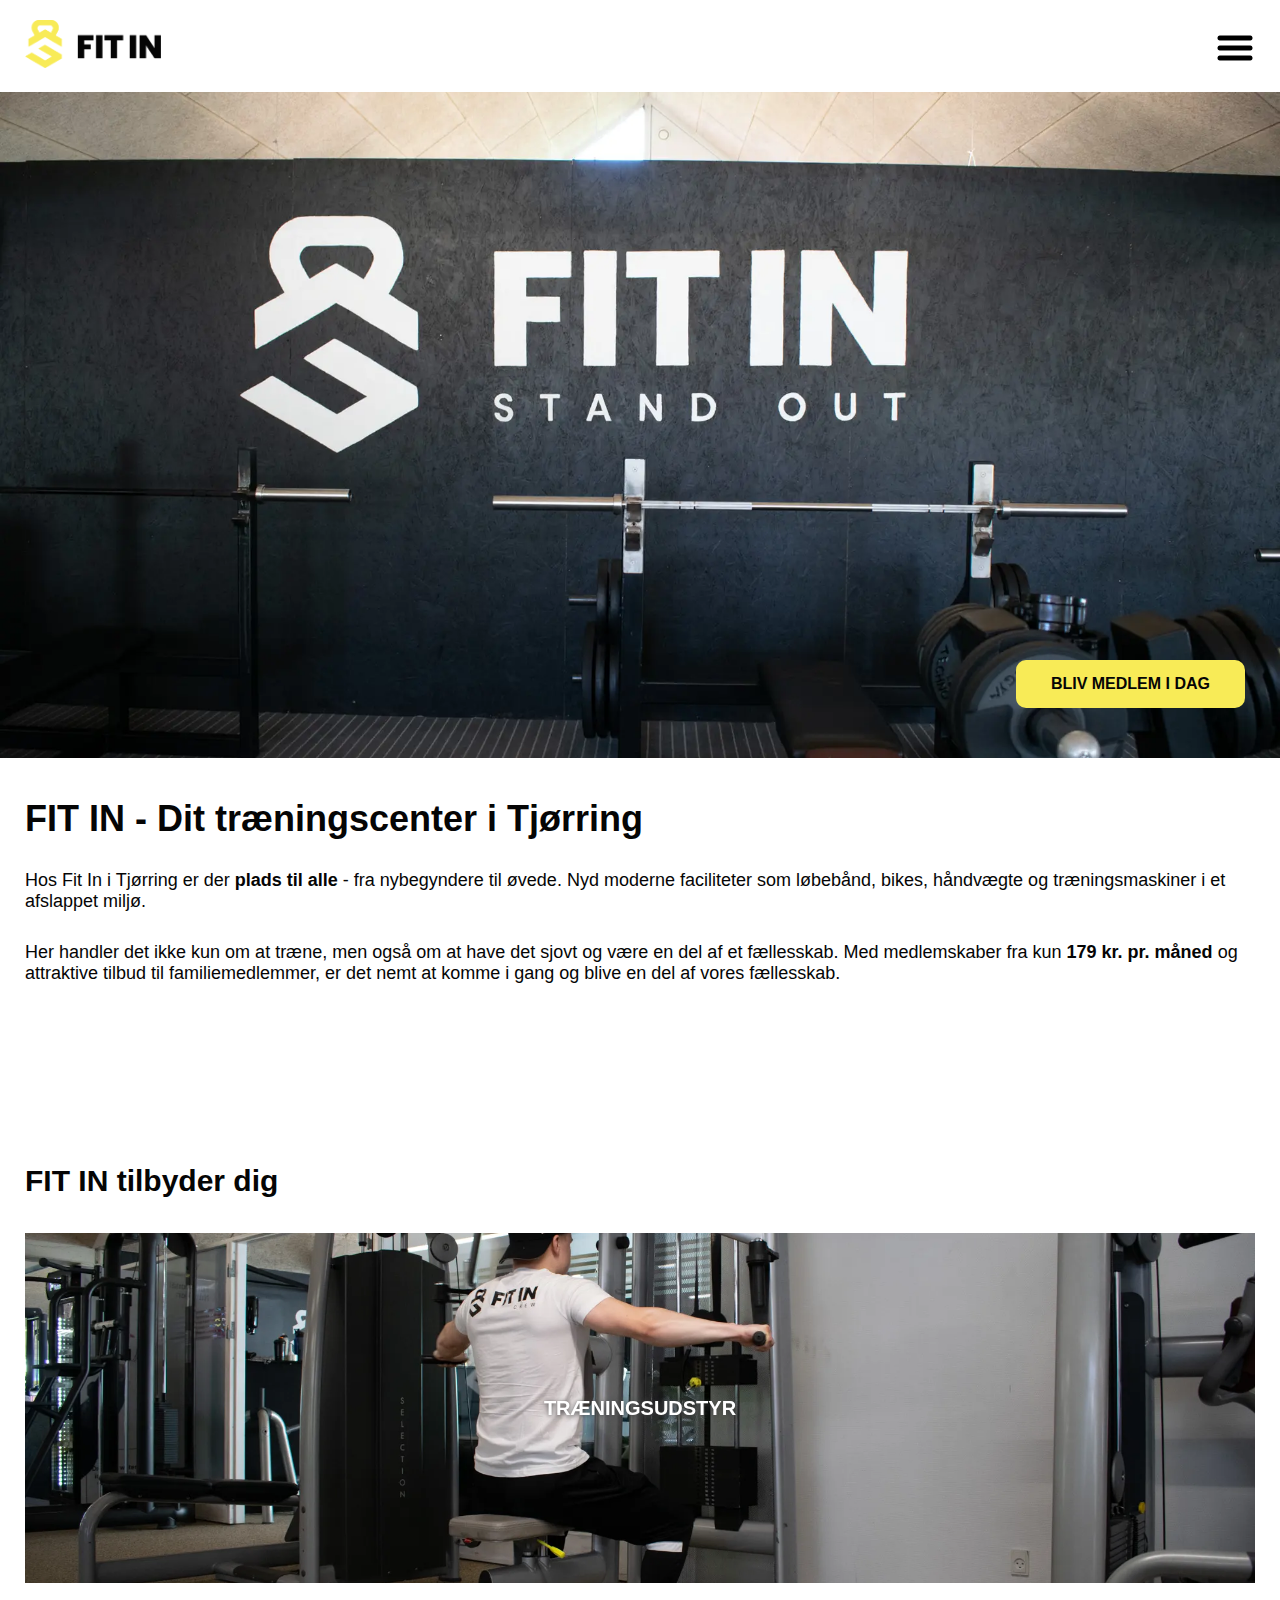
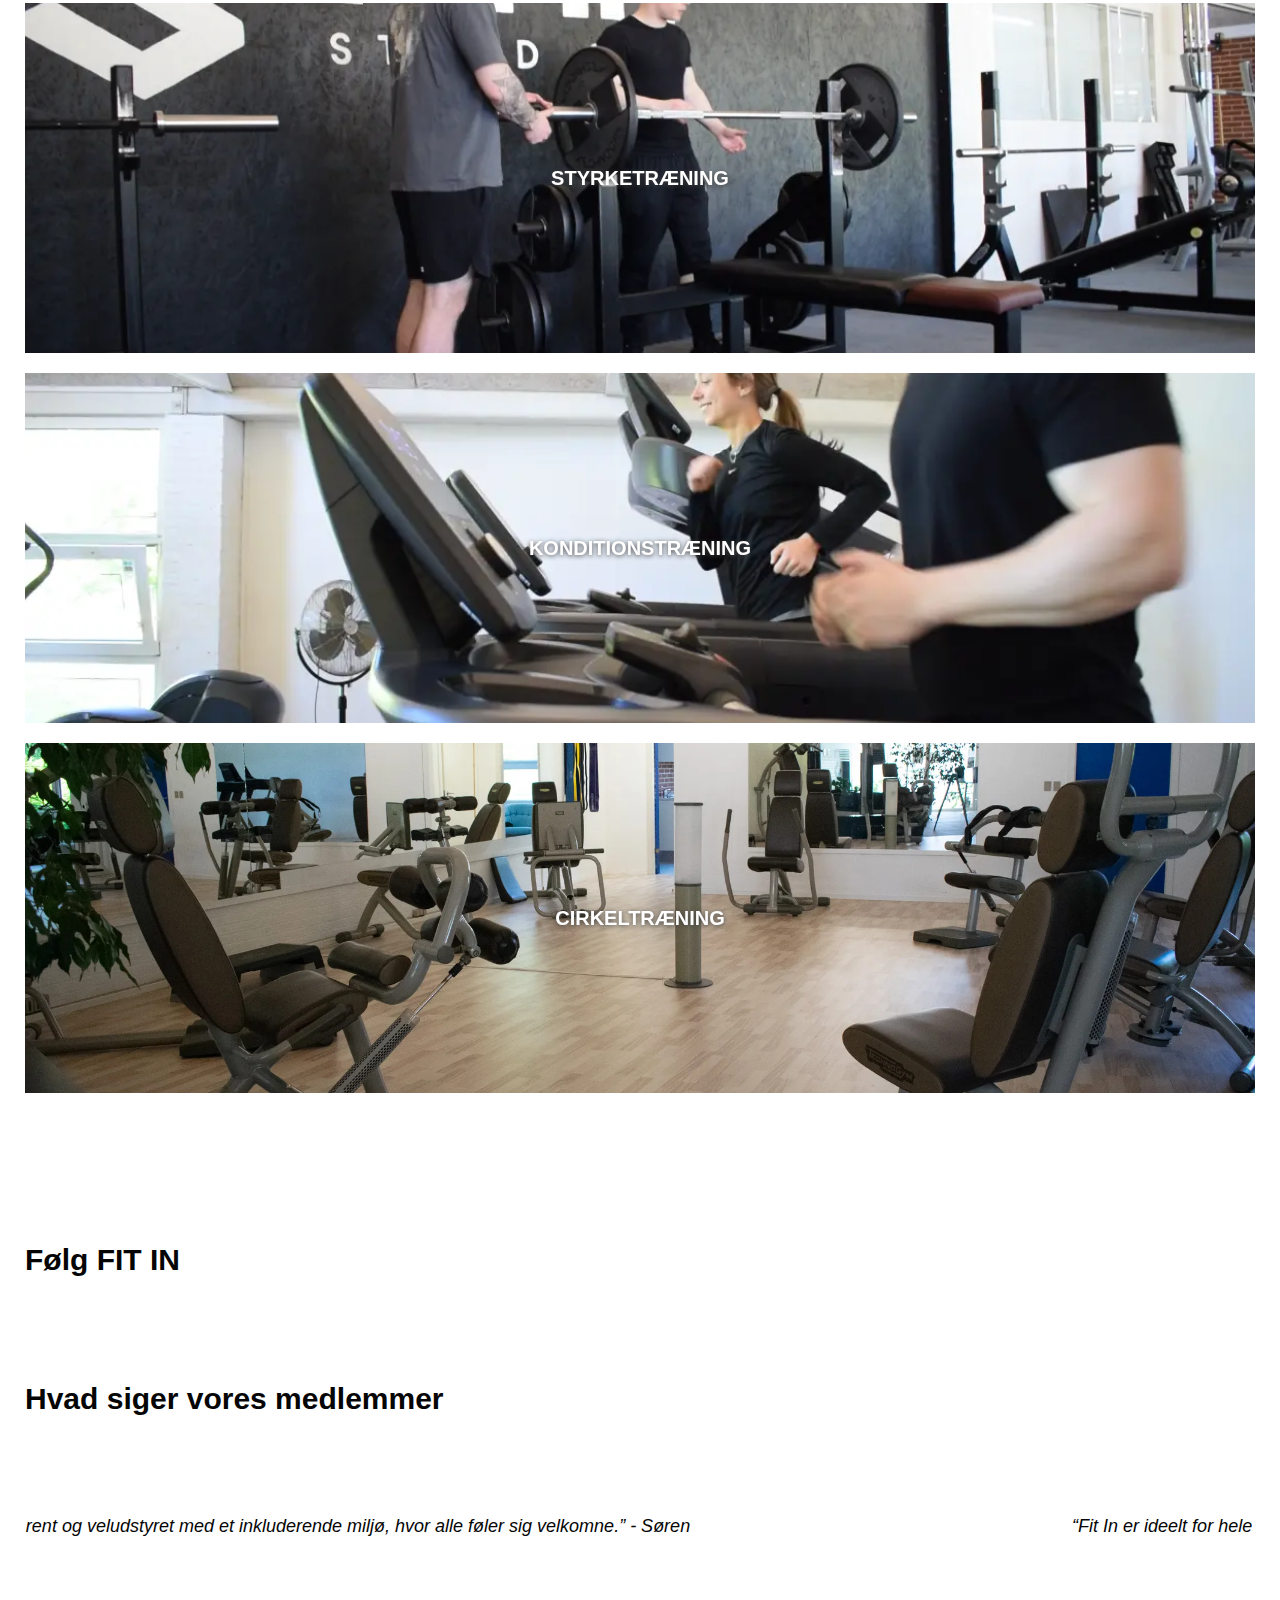
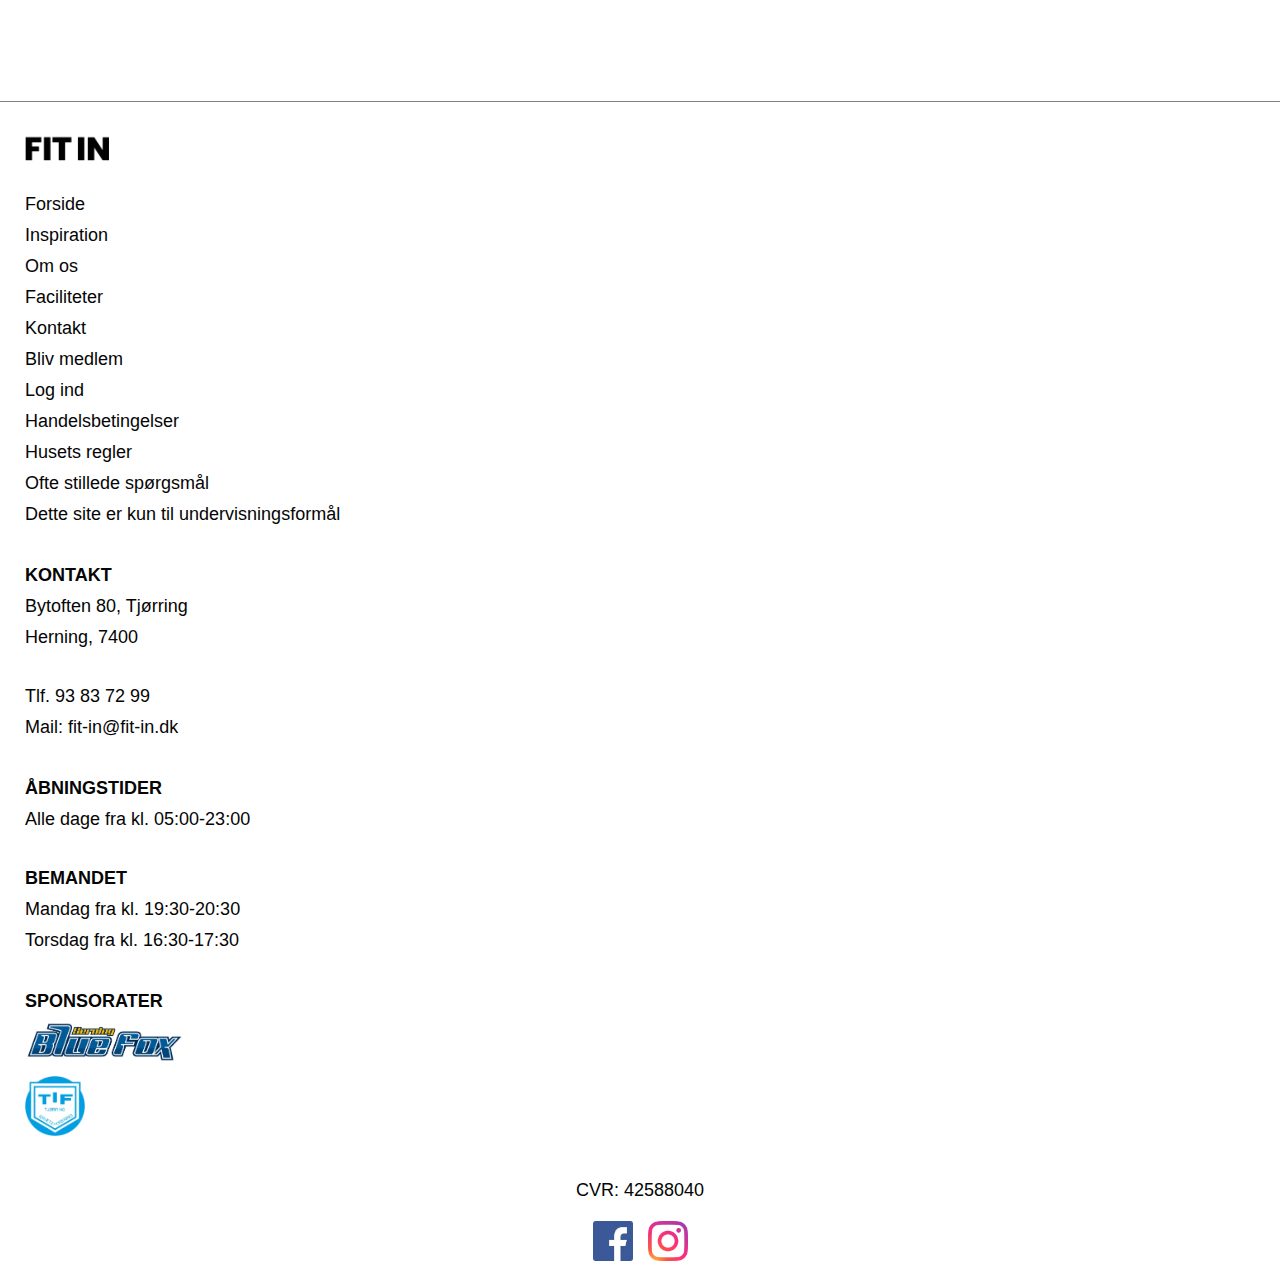
<file: index.html>
<!DOCTYPE html>
<html lang="da">
  <head>
    <meta charset="UTF-8" />
    <meta name="robots" content="noindex, nofollow" />
    <link rel="stylesheet" href="style.css" />
    <link rel="icon" type="image/x-icon" href="img/MicrosoftTeams-image (1).webp">
    <meta name="robots" content="noindex, nofollow" />
    <meta http-equiv="X-UA-Compatible" content="IE=edge" />
    <meta name="viewport" content="width=device-width, initial-scale=1.0" />
    <title>FIT IN - Dit træningscenter i Tjørring! Bliv medlem i dag </title>
    <meta name="description" content="Hos Fit In i Tjørring er der plads til alle - fra nybegyndere til øvede. Bliv medlem i dag til kun 170 kr., og prøv vores håndvægte op til 60 kg. ">
  </head>
  <body>
    <header>
      <div class="header">
        <a href="index.html">
          <img
            class="logo"
            src="img/Standard Logo.png"
            alt="fitInLogo"
        /></a>
        <nav>
          <ul>
            <li><a href="inspiration.html">Inspiration</a></li>
            <li><a href="omos.html">Om os</a></li>
            <li><a href="faciliteter.html">Faciliteter</a></li>
            <li><a href="kontakt.html">Kontakt</a></li>
          </ul>
          <ul>
            <li><a class="button" href="blivmedlem.html">Bliv Medlem</a></li>
            <li><a target="_blank" href="https://www.conventus.dk/medlemslogin/index.php?forening=15269">Log Ind</a></li>
          </ul>
        </nav>
      </div>
      <div class="hamburger-card">
        <img
          class="hamburger"
          src="img/hamburger.webp"
          alt="hamburger-menu"
        />
        <ul class="hamburger-content">
          <li><a href="inspiration.html">Inspiration</a></li>
          <li><a href="omos.html">Om os</a></li>
          <li><a href="faciliteter.html">Faciliteter</a></li>
          <li><a href="kontakt.html">Kontakt</a></li>
          <li><a class="button" href="blivmedlem.html">Bliv medlem</a></li>
          <li><a target="_blank" href="https://www.conventus.dk/medlemslogin/index.php?forening=15269">Log ind</a></li>
        </ul>
      </div>
    </header>
    <div class="hero" style="background-image: url(img/DSC_0038.webp);">
      <a class="button hero-button" href="blivmedlem.html">BLIV MEDLEM I DAG</a>
    </div>
    <main>
      <div class="forside-info">
        <h1>FIT IN - Dit træningscenter i Tjørring</h1>
        <p>
          Hos Fit In i Tjørring er der
          <span class="black-highlight">plads til alle</span> - fra nybegyndere
          til øvede. Nyd moderne faciliteter som løbebånd, bikes, håndvægte og
          træningsmaskiner i et afslappet miljø.
        </p>
        <p>
          Her handler det ikke kun om at træne, men også om at have det sjovt og
          være en del af et fællesskab. Med medlemskaber fra kun
          <span class="black-highlight">179 kr. pr. måned</span> og attraktive
          tilbud til familiemedlemmer, er det nemt at komme i gang og blive en
          del af vores fællesskab.
        </p>
      </div>
      <h2>FIT IN tilbyder dig</h2>
      <div class="flip-wrapper">
        <div class="flip-card">
          <div class="flip-card-inner">
            <div class="flip-card-front" style="   background-image: url(img/Caro8.webp);">
              <p class="title">TRÆNINGSUDSTYR</p>
            </div>
            <div class="flip-card-back">
              <p class="titleb">Vores lækre og velholdte maskiner sikrer effektiv træning for alle muskelgrupper. <br> Kom og prøv vores nyeste udstyr!</p>
            </div>
          </div>
        </div>
        <div class="flip-card">
          <div class="flip-card-inner">
            <div class="flip-card-front" style="   background-image: url(img/Styrke.webp);">
              <p class="title">STYRKETRÆNING</p>
            </div>
            <div class="flip-card-back">
              <p class="titleb">Opbyg styrke med vores store udvalg af vægte og styrketræningsmaskiner. <br>Med håndvægte op til hele 60 kg har vi alt det, du behøver!</p>
            </div>
          </div>
        </div>
        <div class="flip-card">
          <div class="flip-card-inner">
            <div class="flip-card-front" style="   background-image: url(img/Cardio.webp);">
              <p class="title">KONDITIONSTRÆNING</p>
            </div>
            <div class="flip-card-back">
              <p class="titleb">Forbedre din udholdenhed med vores brede udvalg af cardio-udstyr. <br>Fra løbebånd og crosstrainere til romaskiner – få pulsen op og nå dine mål!</p>
            </div>
          </div>
        </div>
        <div class="flip-card">
          <div class="flip-card-inner">
            <div class="flip-card-front" style="   background-image: url(img/Cirkeltræning.webp);">
              <p class="title">CIRKELTRÆNING</p>
            </div>
            <div class="flip-card-back">
              <p class="titleb">Cirkeltræning er en form for fysisk træning, hvor deltagerne bevæger sig mellem forskellige træningsstationer med forskellige øvelser, ofte med en kort pause imellem. <br>Perfekt til alle, der vil kombinere træning med sjov!</p>
            </div>
          </div>
        </div>
      </div>
      <h2>Følg FIT IN</h2>
      </div>
      <div id="instagram-feed">
      </div>
      <h2>Hvad siger vores medlemmer</h2>
      <div class="wrapper">
        <i id="left" class="fa-solid fa-angle-left"><</i>
        <ul class="carousel">
          <li class="card">
         <p>“Fit In er ideelt for hele familien med moderne faciliteter og glade ejere. Der er en stærk følelse af fællesskab og plads til alle.” - Torben</p>
          </li>
          <li class="card">
           <p>“Som nybegynder elsker jeg Fit In! Moderne maskiner og venligt personale gør det nemt at komme i gang. Perfekt sted at starte min fitnessrejse.” - Maria</p>
          </li>
          <li class="card">
            <p>“Fit In er et fremragende center for erfarne trænere. Stort udvalg af udstyr og et stærkt fællesskab. Der er plads til alle, og sjældent ventetid på maskiner.” - Simone</p>
          </li>
          <li class="card">
          <p>“Fit In er rent og veludstyret med et inkluderende miljø, hvor alle føler sig velkomne.” - Søren</p>
          </li>
        </ul>
        <i id="right" class="fa-solid fa-angle-right">></i>
      </div>
    </main>
    <footer>
      <a href="index.html">
        <img class="logo" src="img/logoFooter.webp" alt="fitInLogo" />
      </a>
      <div class="footer-content">
        <ul>
          <li><a href="index.html">Forside</a></li>
          <li><a href="inspiration.html">Inspiration</a></li>
          <li><a href="omos.html">Om os</a></li>
          <li><a href="faciliteter.html">Faciliteter</a></li>
          <li><a href="kontakt.html">Kontakt</a></li>
          <li><a href="blivmedlem.html">Bliv medlem</a></li>
          <li>
            <a
              target="_blank"
              href="https://www.conventus.dk/medlemslogin/index.php?forening=15269"
              >Log ind</a
            >
          </li>
          <li><a href="handelsbetingelser.html">Handelsbetingelser</a></li>
          <li><a href="husregler.html">Husets regler</a></li>
          <li><a href="faq.html">Ofte stillede spørgsmål</a></li>
          <li><a href="#">Dette site er kun til undervisningsformål</a></li>
        </ul>
        <ul>
          <li style="font-weight: bold">KONTAKT</li>
          <li>Bytoften 80, Tjørring</li>
          <li>Herning, 7400</li>
          <br />
          <li>Tlf. 93 83 72 99</li>
          <li>Mail: fit-in@fit-in.dk</li>
        </ul>
        <ul>
          <li style="font-weight: bold">ÅBNINGSTIDER</li>
          <li>Alle dage fra kl. 05:00-23:00</li>
          <br />
          <li style="font-weight: bold">BEMANDET</li>
          <li>Mandag fra kl. 19:30-20:30</li>
          <li>Torsdag fra kl. 16:30-17:30</li>
        </ul>
        <ul>
          <li style="font-weight: bold">SPONSORATER</li>
          <a target="_blank" href="https://bluefox.dk/"
            ><img class="blue" src="img/herning_bluefox.webp" alt="bluefoxlogo"
          /></a>
          <a target="_blank" href="https://tjoerringif.dk/"
            ><img class="tif" src="img/Tif.webp" alt="TjørringIflogo"
          /></a>
        </ul>
      </div>
      <div class="SoMe">
        <p>CVR: 42588040</p>
        <div>
          <a href="https://www.facebook.com/profile.php?id=100069319397654"
            ><img src="/img/facebook.webp" alt="facebooklogo"
          /></a>
          <a href="https://www.instagram.com/fit_in_motion_og_fitness/"
            ><img src="/img/instagram.webp" alt="instagramlogo"
          /></a>
        </div>
      </div>
    </footer>
  <div class="klaviyo-form-YgUzjn"></div>
    <script async type="text/javascript" src="https://static.klaviyo.com/onsite/js/klaviyo.js?company_id=UhpD6a"></script>
    <script src="insta.js"></script>
    <script src="main.js"></script>
    <script src="carousel.js"></script>
  </body>
</html>
</file>
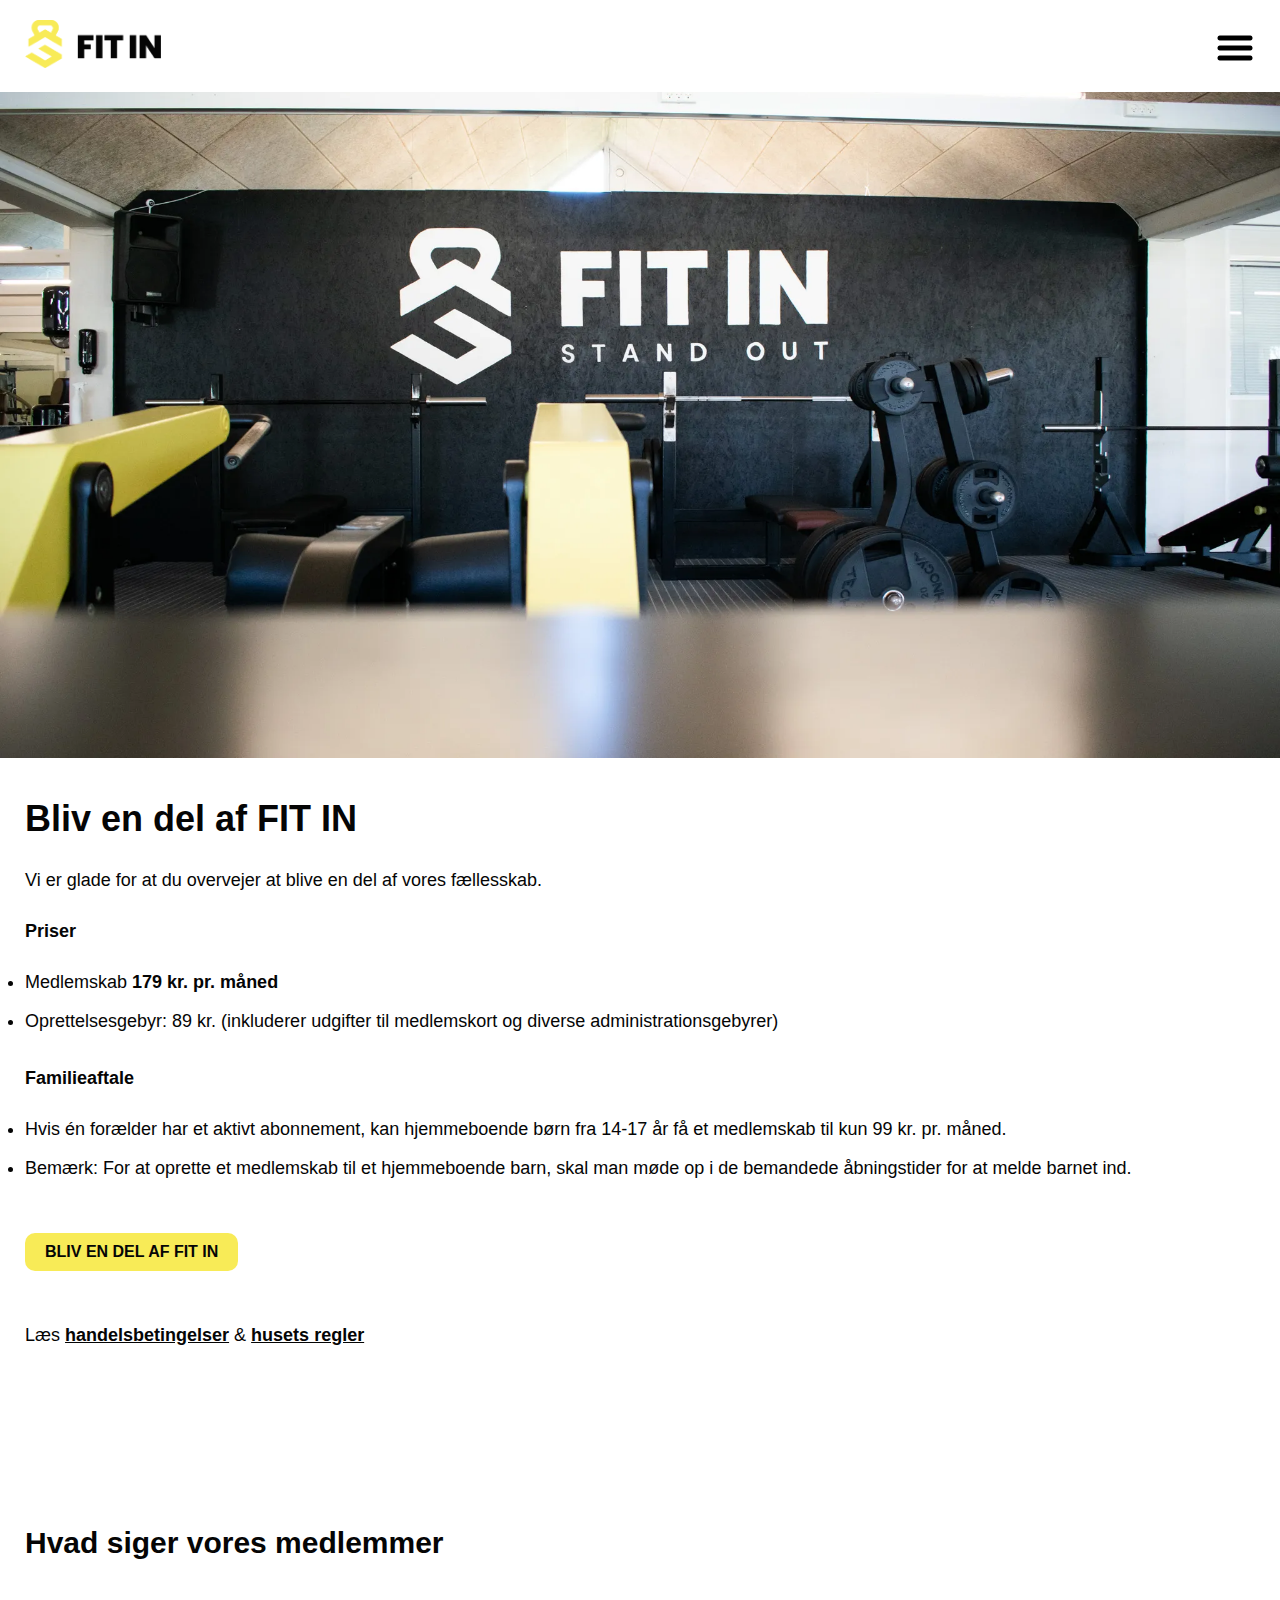
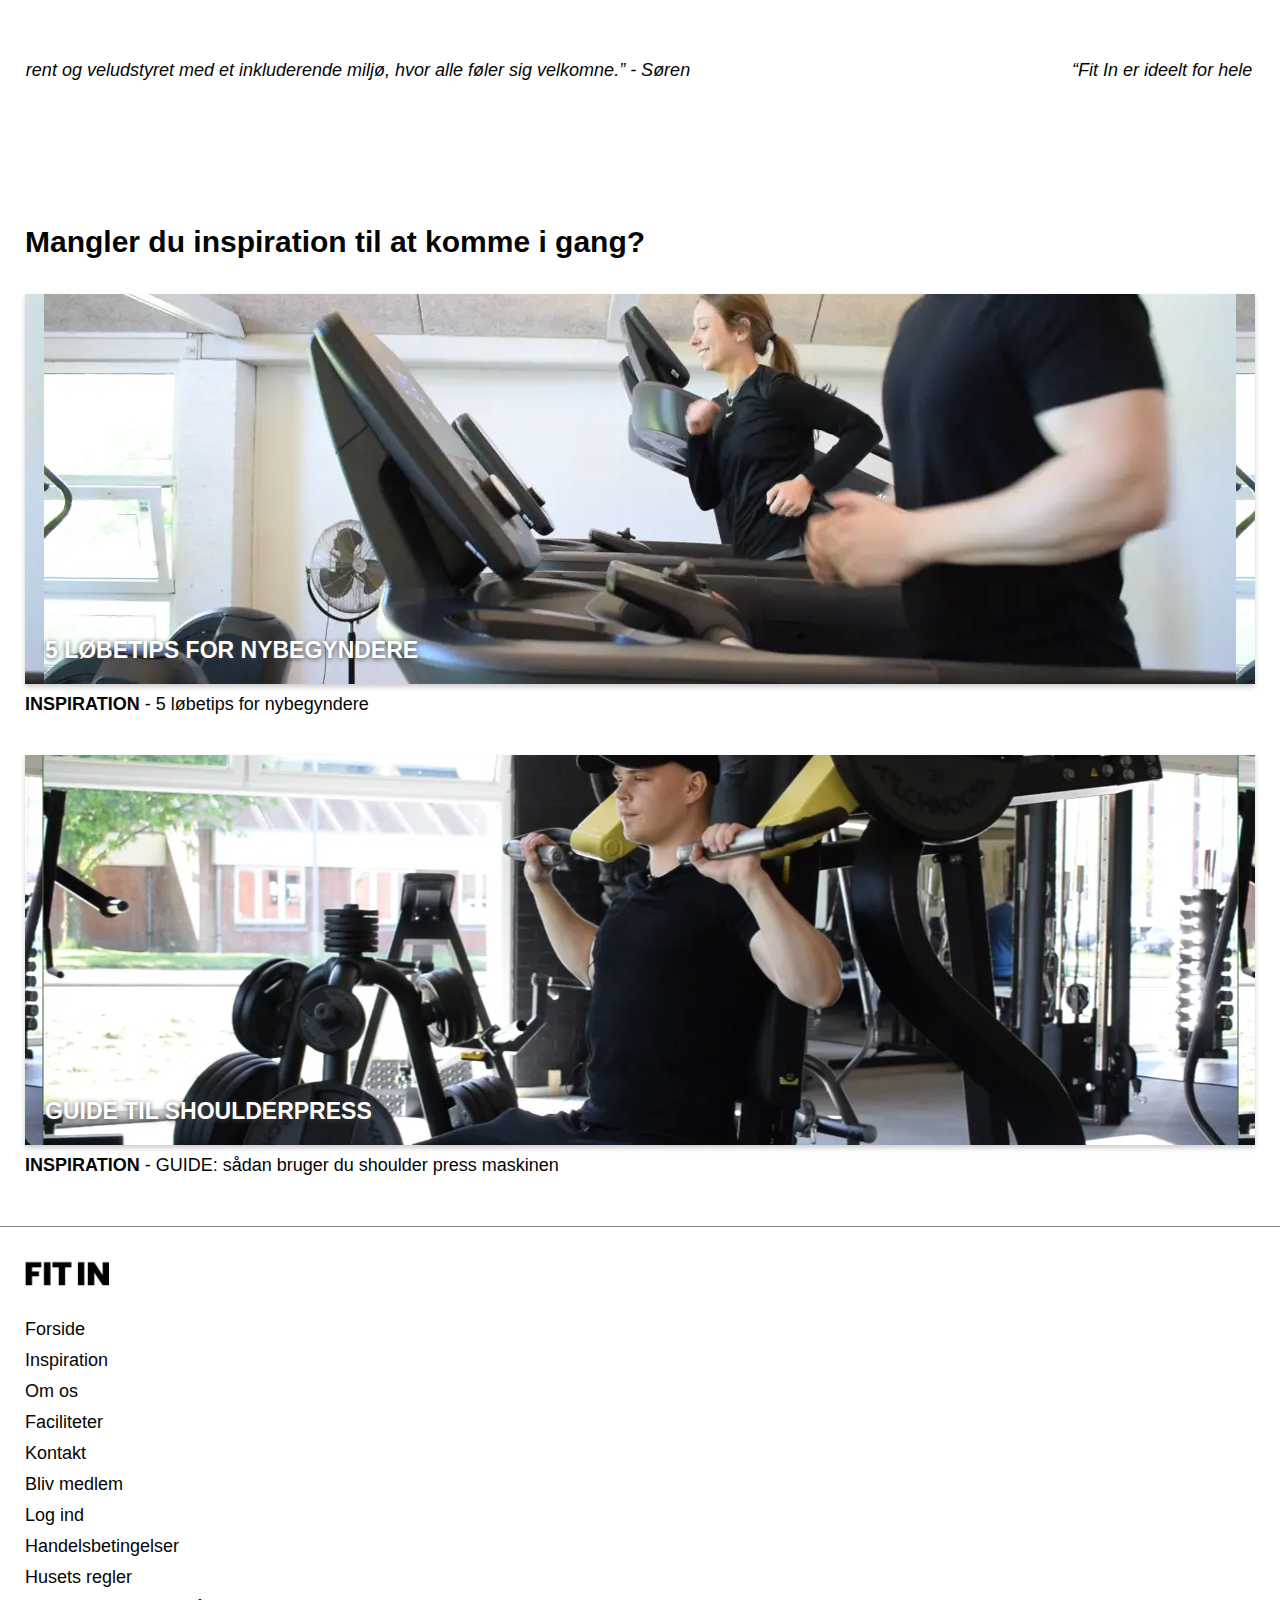
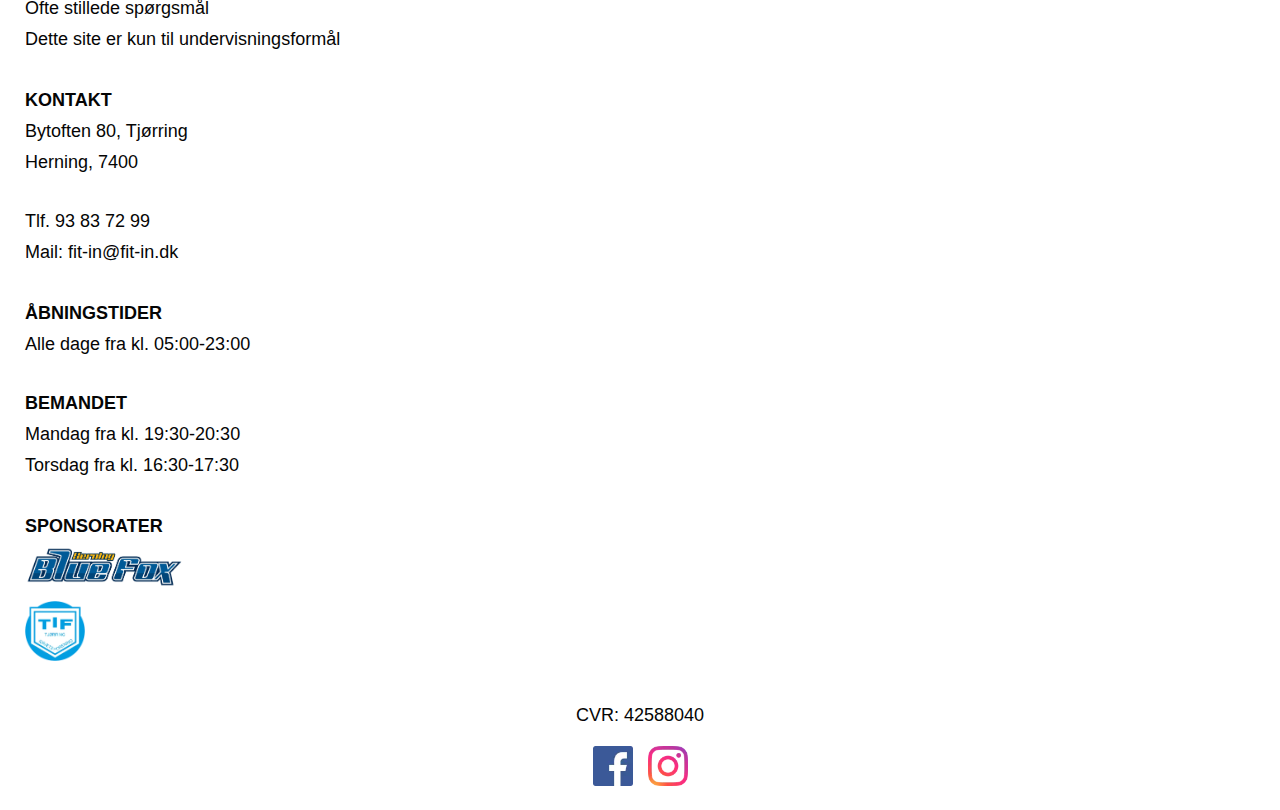
<file: blivmedlem.html>
<!DOCTYPE html>
<html lang="da">
  <head>
    <meta charset="UTF-8" />
    <meta name="robots" content="noindex, nofollow" />
    <link rel="stylesheet" href="style.css" />
    <meta http-equiv="X-UA-Compatible" content="IE=edge" />
    <link
      rel="icon"
      type="image/x-icon"
      href="img/MicrosoftTeams-image (1).webp"
    />
    <meta name="viewport" content="width=device-width, initial-scale=1.0" />
    <title>FIT IN - Bliv medlem hos Fit In i dag for 179 kr.</title>
    <meta
      name="description"
      content="Træn hos Fit In i Tjørring. Det koster kun 179 kr., at træne hos os, og vi tilbyder rabat til dit hjemmeboende barn for kun 99 kr. Opret dig i dag! "
    />
  </head>
  <body>
    <header>
      <div class="header">
        <a href="index.html">
          <img class="logo" src="img/Standard Logo.png" alt="fitInLogo"
        /></a>
        <nav>
          <ul>
            <li><a href="inspiration.html">Inspiration</a></li>
            <li><a href="omos.html">Om os</a></li>
            <li><a href="faciliteter.html">Faciliteter</a></li>
            <li><a href="kontakt.html">Kontakt</a></li>
          </ul>
          <ul>
            <li><a class="button" href="blivmedlem.html">Bliv Medlem</a></li>
            <li>
              <a
                target="_blank"
                href="https://www.conventus.dk/medlemslogin/index.php?forening=15269"
                >Log Ind</a
              >
            </li>
          </ul>
        </nav>
      </div>
      <div class="hamburger-card">
        <img class="hamburger" src="img/hamburger.webp" alt="hamburger-menu" />
        <ul class="hamburger-content">
          <li><a href="inspiration.html">Inspiration</a></li>
          <li><a href="omos.html">Om os</a></li>
          <li><a href="faciliteter.html">Faciliteter</a></li>
          <li><a href="kontakt.html">Kontakt</a></li>
          <li><a class="button" href="blivmedlem.html">Bliv medlem</a></li>
          <li>
            <a
              target="_blank"
              href="https://www.conventus.dk/medlemslogin/index.php?forening=15269"
              >Log ind</a
            >
          </li>
        </ul>
      </div>
    </header>
    <div
      style="background-image: url(img/Hero\ kontakt.webp)"
      class="hero"
    ></div>
    <main>
      <h1>Bliv en del af FIT IN</h1>
      <div class="forside-info">
        <p>
          Vi er glade for at du overvejer at blive en del af vores fællesskab.
        </p>
        <p class="black-highlight">Priser</p>
        <ul>
          <li>
            Medlemskab <span class="black-highlight">179 kr. pr. måned</span>
          </li>
          <br />
          <li>
            Oprettelsesgebyr: 89 kr. (inkluderer udgifter til medlemskort og
            diverse administrationsgebyrer)
          </li>
        </ul>
        <br /><br />
        <p class="black-highlight">Familieaftale</p>
        <ul>
          <li>
            Hvis én forælder har et aktivt abonnement, kan hjemmeboende børn fra
            14-17 år få et medlemskab til kun 99 kr. pr. måned.
          </li>
          <br />

          <li>
            Bemærk: For at oprette et medlemskab til et hjemmeboende barn, skal
            man møde op i de bemandede åbningstider for at melde barnet ind.
          </li>
        </ul>
        <br /><br />
        <br />
        <a
          class="button black-highlight"
          href="https://www.conventus.dk/dataudv/www/abonnement_login.php?foreningsid=15269&gruppe=3954&abonnement=6294&goto=login&vis_holdnavne="
          >BLIV EN DEL AF FIT IN</a
        ><br />
        <br />
        <br />
        <p>
          Læs
          <a class="black-highlight underline" href="handelsbetingelser.html"
            >handelsbetingelser</a
          >
          &
          <a class="black-highlight underline" href="husregler.html"
            >husets regler</a
          >
        </p>
      </div>
      <h2>Hvad siger vores medlemmer</h2>
      <div class="wrapper">
        <i id="left" class="fa-solid fa-angle-left"><</i>
        <ul class="carousel">
          <li class="card">
            <p>
              “Fit In er ideelt for hele familien med moderne faciliteter og
              glade ejere. Der er en stærk følelse af fællesskab og plads til
              alle.” - Torben
            </p>
          </li>
          <li class="card">
            <p>
              “Som nybegynder elsker jeg Fit In! Moderne maskiner og venligt
              personale gør det nemt at komme i gang. Perfekt sted at starte min
              fitnessrejse.” - Maria
            </p>
          </li>
          <li class="card">
            <p>
              “Fit In er et fremragende center for erfarne trænere. Stort udvalg
              af udstyr og et stærkt fællesskab. Der er plads til alle, og
              sjældent ventetid på maskiner.” - Simone
            </p>
          </li>
          <li class="card">
            <p>
              “Fit In er rent og veludstyret med et inkluderende miljø, hvor
              alle føler sig velkomne.” - Søren
            </p>
          </li>
        </ul>
        <i id="right" class="fa-solid fa-angle-right">></i>
      </div>
      <h2>Mangler du inspiration til at komme i gang?</h2>
      <div class="inspiration-cards">
        <div class="inspiration-content2">
          <div class="inspiration-card">
            <a
              style="background-image: url(img/Cardio.webp)"
              href="inspirationløb.html"
              >5 LØBETIPS FOR NYBEGYNDERE</a
            >
            <p>
              <span class="black-highlight">INSPIRATION</span> - 5 løbetips for
              nybegyndere
            </p>
          </div>
          <div class="inspiration-card">
            <a
              style="background-image: url(img/Shoulder.webp)"
              href="inspirationshoulderpress.html"
              >GUIDE TIL SHOULDERPRESS</a
            >
            <p>
              <span class="black-highlight">INSPIRATION</span> - GUIDE: sådan
              bruger du shoulder press maskinen
            </p>
          </div>
        </div>
      </div>
    </main>
    <footer>
      <a href="index.html">
        <img class="logo" src="img/logoFooter.webp" alt="fitInLogo" />
      </a>
      <div class="footer-content">
        <ul>
          <li><a href="index.html">Forside</a></li>
          <li><a href="inspiration.html">Inspiration</a></li>
          <li><a href="omos.html">Om os</a></li>
          <li><a href="faciliteter.html">Faciliteter</a></li>
          <li><a href="kontakt.html">Kontakt</a></li>
          <li><a href="blivmedlem.html">Bliv medlem</a></li>
          <li>
            <a
              target="_blank"
              href="https://www.conventus.dk/medlemslogin/index.php?forening=15269"
              >Log ind</a
            >
          </li>
          <li><a href="handelsbetingelser.html">Handelsbetingelser</a></li>
          <li><a href="husregler.html">Husets regler</a></li>
          <li><a href="faq.html">Ofte stillede spørgsmål</a></li>
          <li><a href="#">Dette site er kun til undervisningsformål</a></li>
        </ul>
        <ul>
          <li style="font-weight: bold">KONTAKT</li>
          <li>Bytoften 80, Tjørring</li>
          <li>Herning, 7400</li>
          <br />
          <li>Tlf. 93 83 72 99</li>
          <li>Mail: fit-in@fit-in.dk</li>
        </ul>
        <ul>
          <li style="font-weight: bold">ÅBNINGSTIDER</li>
          <li>Alle dage fra kl. 05:00-23:00</li>
          <br />
          <li style="font-weight: bold">BEMANDET</li>
          <li>Mandag fra kl. 19:30-20:30</li>
          <li>Torsdag fra kl. 16:30-17:30</li>
        </ul>
        <ul>
          <li style="font-weight: bold">SPONSORATER</li>
          <a target="_blank" href="https://bluefox.dk/"
            ><img class="blue" src="img/herning_bluefox.webp" alt="bluefoxlogo"
          /></a>
          <a target="_blank" href="https://tjoerringif.dk/"
            ><img class="tif" src="img/Tif.webp" alt="TjørringIflogo"
          /></a>
        </ul>
      </div>
      <div class="SoMe">
        <p>CVR: 42588040</p>
        <div>
          <a href="https://www.facebook.com/profile.php?id=100069319397654"
            ><img src="/img/facebook.webp" alt="facebooklogo"
          /></a>
          <a href="https://www.instagram.com/fit_in_motion_og_fitness/"
            ><img src="/img/instagram.webp" alt="instagramlogo"
          /></a>
        </div>
      </div>
    </footer>
    <div class="klaviyo-form-YgUzjn"></div>
    <script
      async
      type="text/javascript"
      src="https://static.klaviyo.com/onsite/js/klaviyo.js?company_id=UhpD6a"
    ></script>
    <script src="insta.js"></script>
    <script src="main.js"></script>
    <script src="carousel.js"></script>
  </body>
</html>
</file>
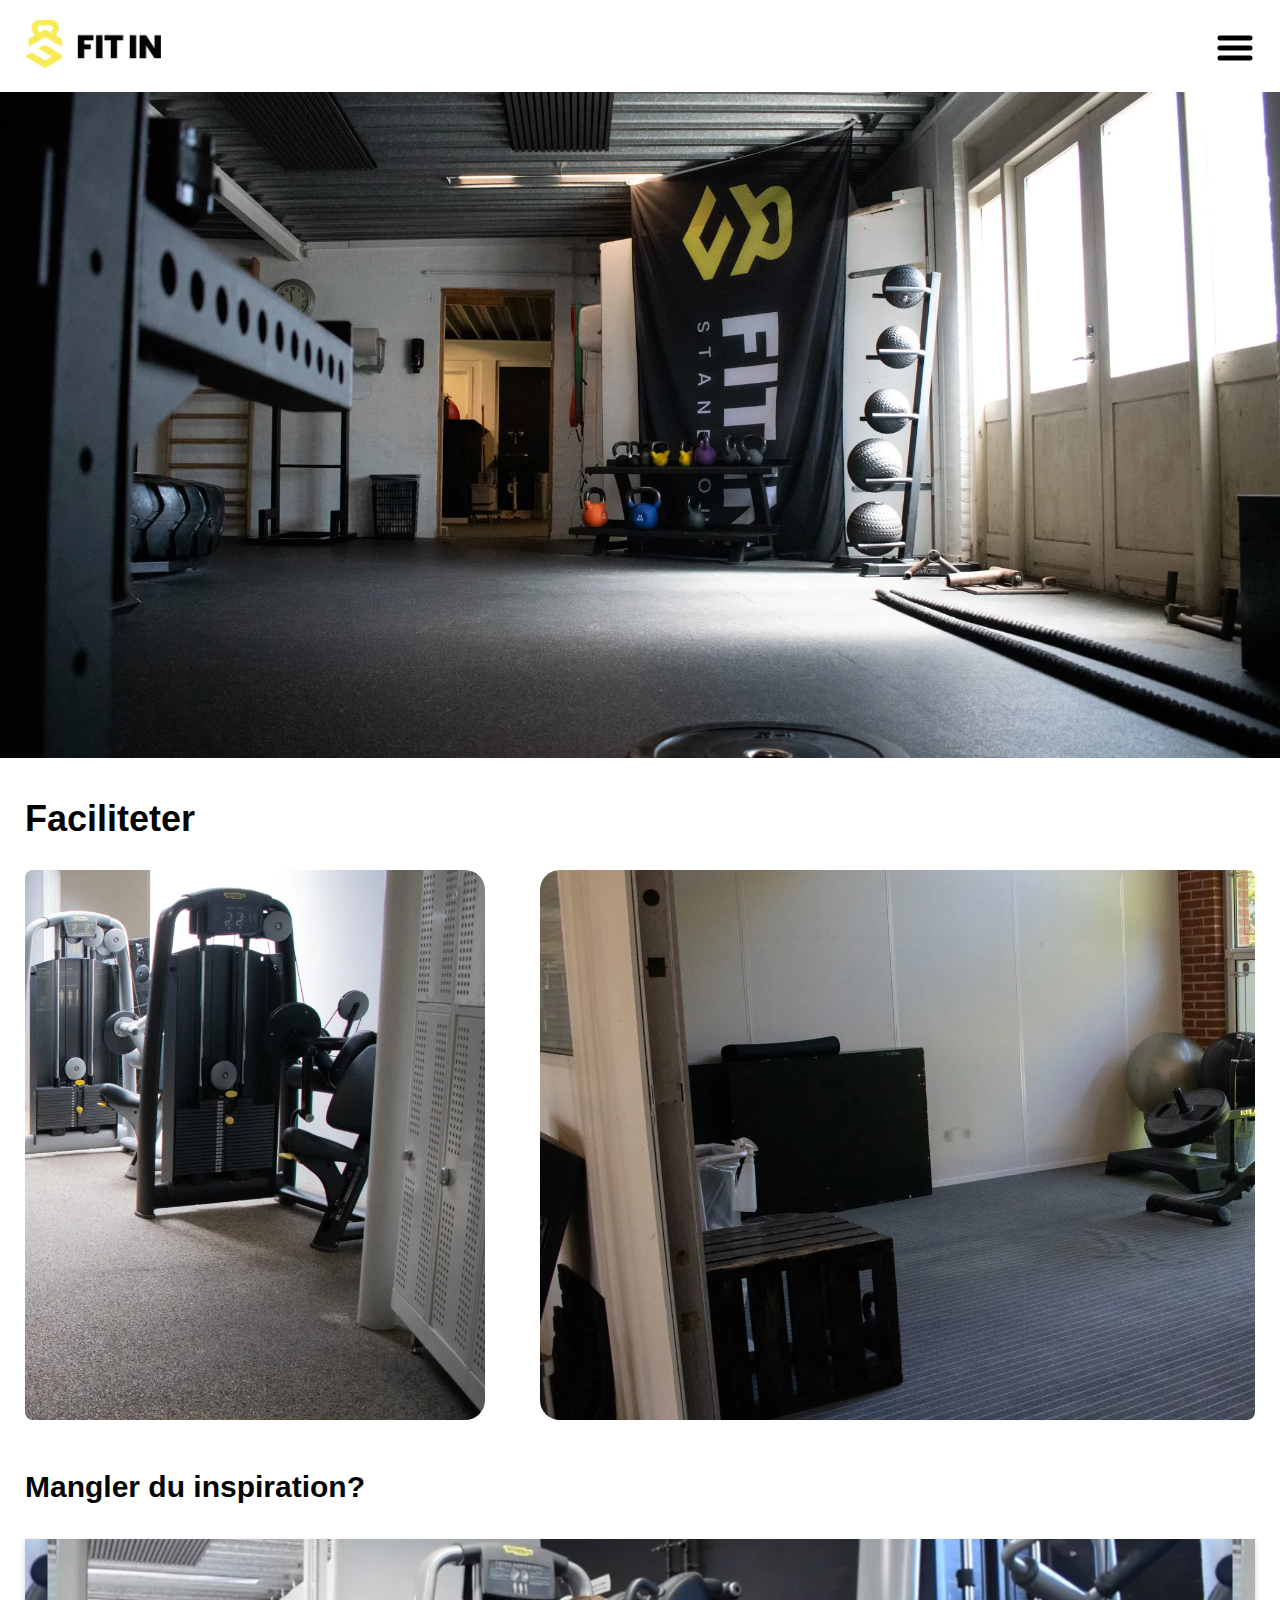
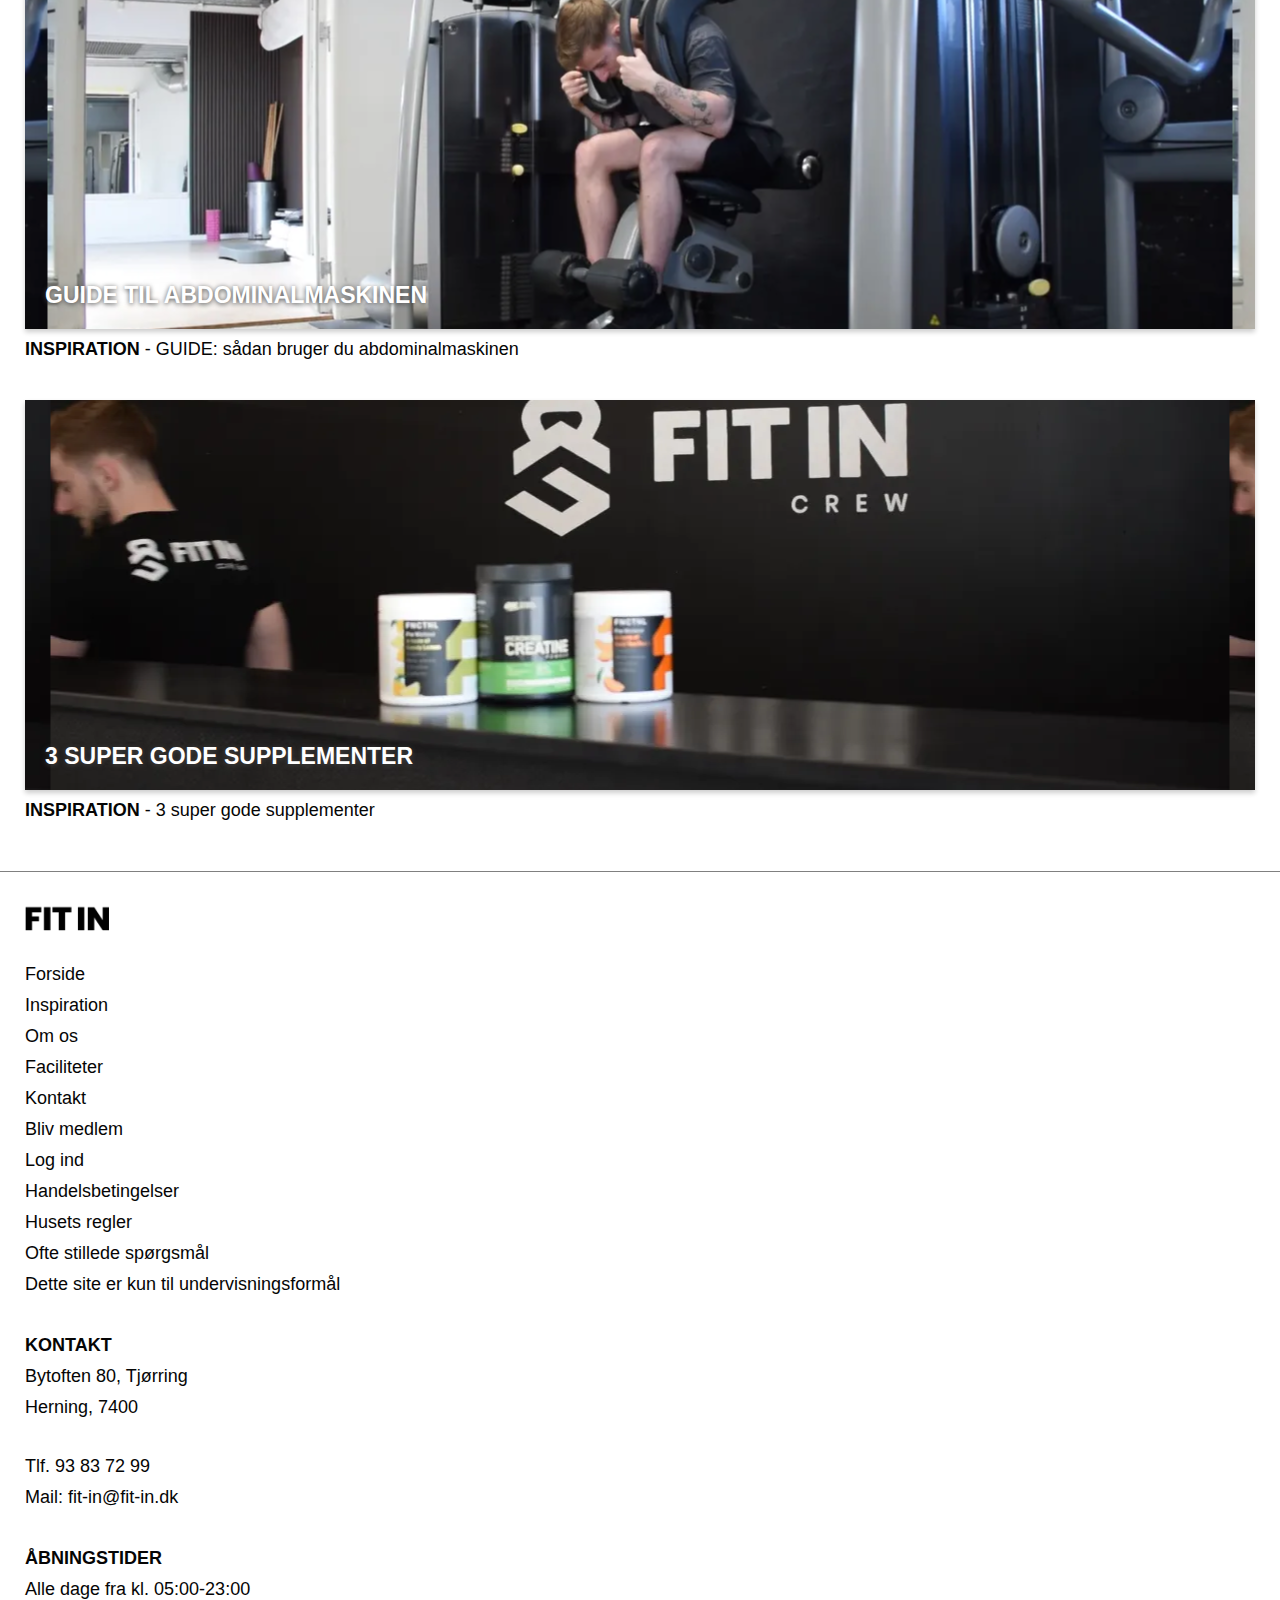
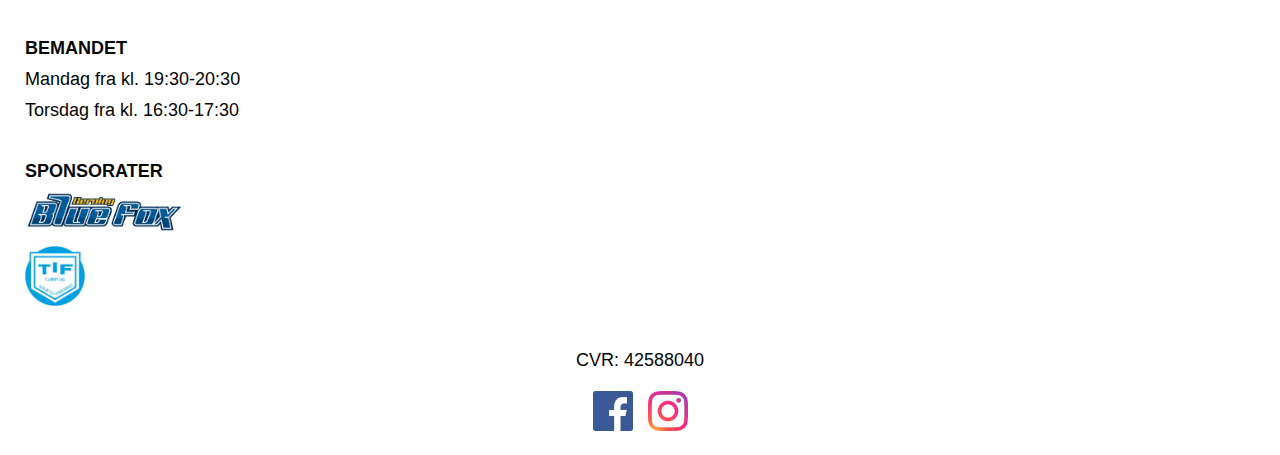
<file: faciliteter.html>
<!DOCTYPE html>
<html lang="da">
  <head>
    <meta charset="UTF-8" />
    <meta name="robots" content="noindex, nofollow" />
    <link rel="stylesheet" href="style.css" />
    <meta http-equiv="X-UA-Compatible" content="IE=edge" />
    <link
      rel="icon"
      type="image/x-icon"
      href="img/MicrosoftTeams-image (1).webp"
    />
    <meta name="viewport" content="width=device-width, initial-scale=1.0" />
    <title>FIT IN - Faciliter og kvalitetsudstyr - Bliv medlem i dag</title>
    <meta
      name="description"
      content="Er du til crossfit, løbebånd, bikes, håndvægte og træningsmaskiner? Så kom til Fit In, hvor vi har det hele! "
    />
  </head>
  <body>
    <header>
      <div class="header">
        <a href="index.html">
          <img class="logo" src="img/Standard Logo.png" alt="fitInLogo"
        /></a>
        <nav>
          <ul>
            <li><a href="inspiration.html">Inspiration</a></li>
            <li><a href="omos.html">Om os</a></li>
            <li><a href="faciliteter.html">Faciliteter</a></li>
            <li><a href="kontakt.html">Kontakt</a></li>
          </ul>
          <ul>
            <li><a class="button" href="blivmedlem.html">Bliv Medlem</a></li>
            <li>
              <a
                target="_blank"
                href="https://www.conventus.dk/medlemslogin/index.php?forening=15269"
                >Log Ind</a
              >
            </li>
          </ul>
        </nav>
      </div>
      <div class="hamburger-card">
        <img class="hamburger" src="img/hamburger.webp" alt="hamburger-menu" />
        <ul class="hamburger-content">
          <li><a href="inspiration.html">Inspiration</a></li>
          <li><a href="omos.html">Om os</a></li>
          <li><a href="faciliteter.html">Faciliteter</a></li>
          <li><a href="kontakt.html">Kontakt</a></li>
          <li><a class="button" href="blivmedlem.html">Bliv medlem</a></li>
          <li>
            <a
              target="_blank"
              href="https://www.conventus.dk/medlemslogin/index.php?forening=15269"
              >Log ind</a
            >
          </li>
        </ul>
      </div>
    </header>
    <div
      style="background-image: url(img/Hero\ -\ Facilliteter.webp)"
      class="hero"
    ></div>
    <main>
      <h1>Faciliteter</h1>
      <div class="wrapper">
        <i id="left" class="fa-solid fa-angle-left"><</i>
        <ul class="carousel">
          <li class="card">
            <a style="background-image: url(img/Caro.webp)" href="#"></a>
          </li>
          <li class="card">
            <a style="background-image: url(img/Caro2.webp)" href="#"></a>
          </li>
          <li class="card">
            <a style="background-image: url(img/Caro3.webp)" href="#"></a>
          </li>
          <li class="card">
            <a style="background-image: url(img/Caro4.webp)" href="#"></a>
          </li>
          <li class="card">
            <a style="background-image: url(img/caro5.webp)" href="#"></a>
          </li>
          <li class="card">
            <a style="background-image: url(img/caro6.webp)" href="#"></a>
          </li>
          <li class="card">
            <a style="background-image: url(img/Caro7.webp)" href="#"></a>
          </li>
          <li class="card">
            <a style="background-image: url(img/Caro8.webp)" href="#"></a>
          </li>
          <li class="card">
            <a style="background-image: url(img/Caro9.webp)" href="#"></a>
          </li>
          <li class="card">
            <a style="background-image: url(img/Caro10.webp)" href="#"></a>
          </li>
          <li class="card">
            <a style="background-image: url(img/caro11.webp)" href="#"></a>
          </li>
          <li class="card">
            <a style="background-image: url(img/caro12.webp)" href="#"></a>
          </li>
          <li class="card">
            <a style="background-image: url(img/caro13.webp)" href="#"></a>
          </li>
        </ul>
        <i id="right" class="fa-solid fa-angle-right">></i>
      </div>
      <h2>Mangler du inspiration?</h2>
      <div class="inspiration-cards">
        <div class="inspiration-content2">
          <div class="inspiration-card">
            <a
              style="background-image: url(img/Crunch.webp)"
              href="inspirationcrunch.html"
              >GUIDE TIL ABDOMINALMASKINEN</a
            >
            <p>
              <span class="black-highlight">INSPIRATION</span> - GUIDE: sådan
              bruger du abdominalmaskinen
            </p>
          </div>
          <div class="inspiration-card">
            <a
              style="background-image: url(img/Sup.webp)"
              href="inspirationsupplementer.html"
              >3 SUPER GODE SUPPLEMENTER</a
            >
            <p>
              <span class="black-highlight">INSPIRATION</span> - 3 super gode
              supplementer
            </p>
          </div>
        </div>
      </div>
    </main>
    <footer>
      <a href="index.html">
        <img class="logo" src="img/logoFooter.webp" alt="fitInLogo" />
      </a>
      <div class="footer-content">
        <ul>
          <li><a href="index.html">Forside</a></li>
          <li><a href="inspiration.html">Inspiration</a></li>
          <li><a href="omos.html">Om os</a></li>
          <li><a href="faciliteter.html">Faciliteter</a></li>
          <li><a href="kontakt.html">Kontakt</a></li>
          <li><a href="blivmedlem.html">Bliv medlem</a></li>
          <li>
            <a
              target="_blank"
              href="https://www.conventus.dk/medlemslogin/index.php?forening=15269"
              >Log ind</a
            >
          </li>
          <li><a href="handelsbetingelser.html">Handelsbetingelser</a></li>
          <li><a href="husregler.html">Husets regler</a></li>
          <li><a href="faq.html">Ofte stillede spørgsmål</a></li>
          <li><a href="#">Dette site er kun til undervisningsformål</a></li>
        </ul>
        <ul>
          <li style="font-weight: bold">KONTAKT</li>
          <li>Bytoften 80, Tjørring</li>
          <li>Herning, 7400</li>
          <br />
          <li>Tlf. 93 83 72 99</li>
          <li>Mail: fit-in@fit-in.dk</li>
        </ul>
        <ul>
          <li style="font-weight: bold">ÅBNINGSTIDER</li>
          <li>Alle dage fra kl. 05:00-23:00</li>
          <br />
          <li style="font-weight: bold">BEMANDET</li>
          <li>Mandag fra kl. 19:30-20:30</li>
          <li>Torsdag fra kl. 16:30-17:30</li>
        </ul>
        <ul>
          <li style="font-weight: bold">SPONSORATER</li>
          <a target="_blank" href="https://bluefox.dk/"
            ><img class="blue" src="img/herning_bluefox.webp" alt="bluefoxlogo"
          /></a>
          <a target="_blank" href="https://tjoerringif.dk/"
            ><img class="tif" src="img/Tif.webp" alt="TjørringIflogo"
          /></a>
        </ul>
      </div>
      <div class="SoMe">
        <p>CVR: 42588040</p>
        <div>
          <a href="https://www.facebook.com/profile.php?id=100069319397654"
            ><img src="/img/facebook.webp" alt="facebooklogo"
          /></a>
          <a href="https://www.instagram.com/fit_in_motion_og_fitness/"
            ><img src="/img/instagram.webp" alt="instagramlogo"
          /></a>
        </div>
      </div>
    </footer>
    <div class="klaviyo-form-YgUzjn"></div>
    <script
      async
      type="text/javascript"
      src="https://static.klaviyo.com/onsite/js/klaviyo.js?company_id=UhpD6a"
    ></script>
    <script src="insta.js"></script>
    <script src="main.js"></script>
    <script src="carousel.js"></script>
  </body>
</html>
</file>
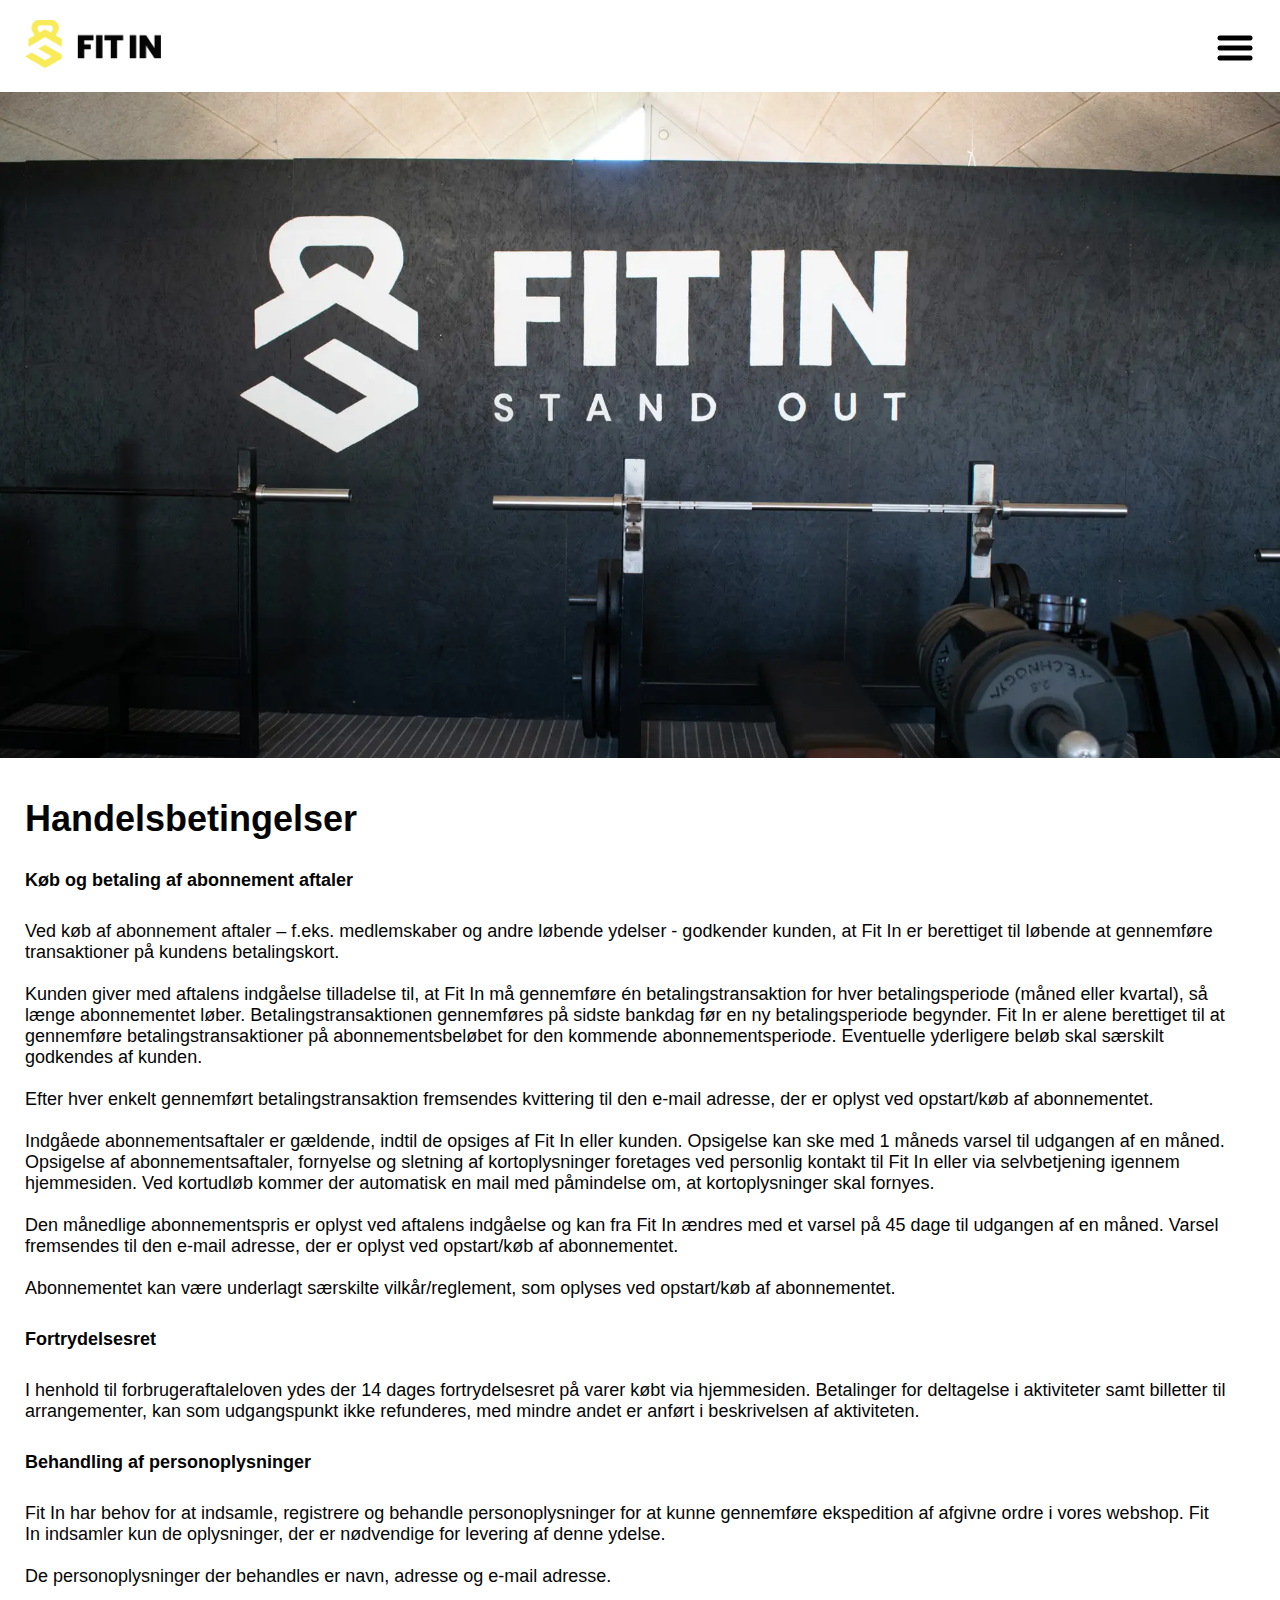
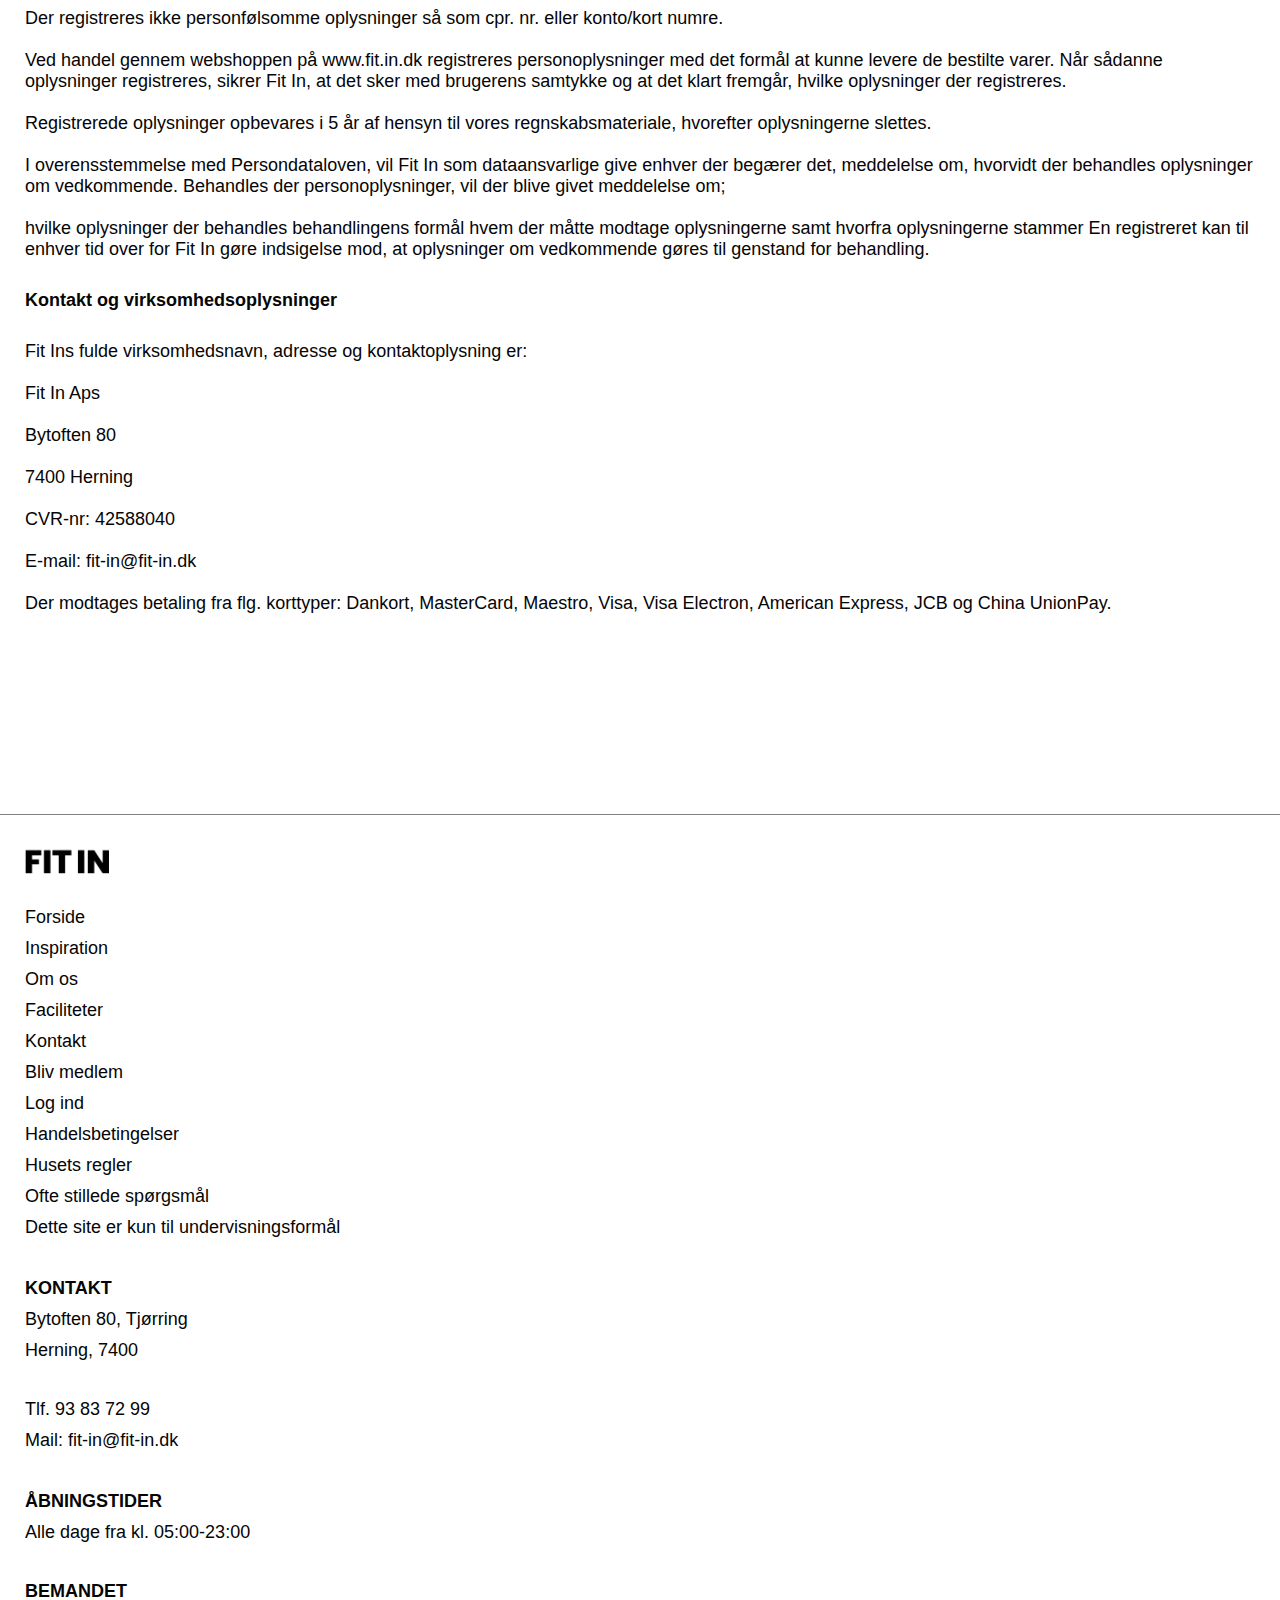
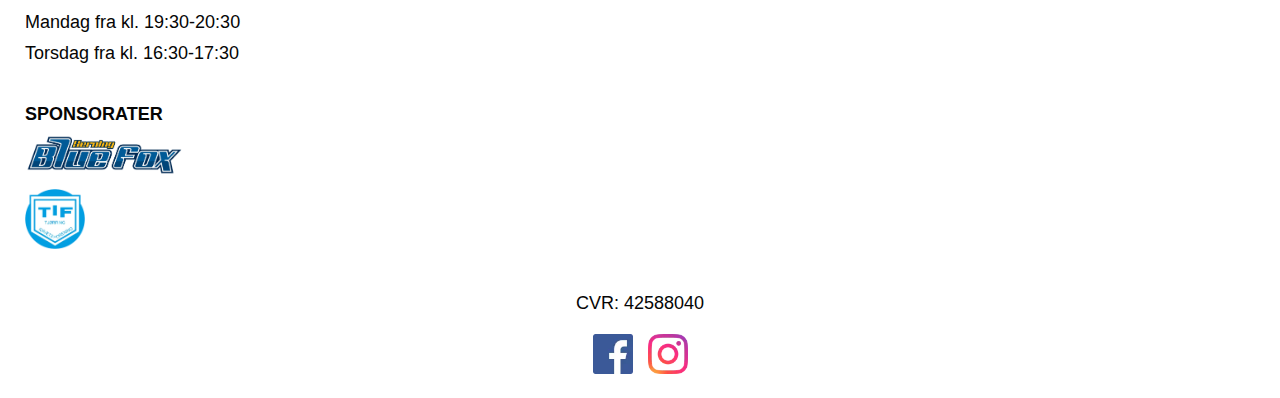
<file: handelsbetingelser.html>
<!DOCTYPE html>
<html lang="da">
  <head>
    <meta charset="UTF-8" />
    <meta name="robots" content="noindex, nofollow" />
    <link rel="stylesheet" href="style.css" />
    <meta http-equiv="X-UA-Compatible" content="IE=edge" />
    <link
      rel="icon"
      type="image/x-icon"
      href="img/MicrosoftTeams-image (1).webp"
    />
    <meta name="viewport" content="width=device-width, initial-scale=1.0" />
    <title>FIT IN - Handelsbetingelser - Bliv medlem hos Fit In i dag</title>
    <meta
      name="description"
      content="Træn hos Fit In i Tjørring. Det koster kun 179 kr., at træne hos os, og vi tilbyder rabat til dit hjemmeboende barn for kun 99 kr. Opret dig i dag"
    />
  </head>
  <body>
    <header>
      <div class="header">
        <a href="index.html">
          <img class="logo" src="img/Standard Logo.png" alt="fitInLogo"
        /></a>
        <nav>
          <ul>
            <li><a href="inspiration.html">Inspiration</a></li>
            <li><a href="omos.html">Om os</a></li>
            <li><a href="faciliteter.html">Faciliteter</a></li>
            <li><a href="kontakt.html">Kontakt</a></li>
          </ul>
          <ul>
            <li><a class="button" href="blivmedlem.html">Bliv Medlem</a></li>
            <li>
              <a
                target="_blank"
                href="https://www.conventus.dk/medlemslogin/index.php?forening=15269"
                >Log Ind</a
              >
            </li>
          </ul>
        </nav>
      </div>
      <div class="hamburger-card">
        <img class="hamburger" src="img/hamburger.webp" alt="hamburger-menu" />
        <ul class="hamburger-content">
          <li><a href="inspiration.html">Inspiration</a></li>
          <li><a href="omos.html">Om os</a></li>
          <li><a href="faciliteter.html">Faciliteter</a></li>
          <li><a href="kontakt.html">Kontakt</a></li>
          <li><a class="button" href="blivmedlem.html">Bliv medlem</a></li>
          <li>
            <a
              target="_blank"
              href="https://www.conventus.dk/medlemslogin/index.php?forening=15269"
              >Log ind</a
            >
          </li>
        </ul>
      </div>
    </header>
    <div style="background-image: url(img/DSC_0038.webp)" class="hero"></div>
    <main>
      <h1>Handelsbetingelser</h1>
      <div class="forside-info">
        <p class="black-highlight">Køb og betaling af abonnement aftaler</p>
        <p>
          Ved køb af abonnement aftaler – f.eks. medlemskaber og andre løbende
          ydelser - godkender kunden, at Fit In er berettiget til løbende at
          gennemføre transaktioner på kundens betalingskort. <br />
          <br />

          Kunden giver med aftalens indgåelse tilladelse til, at Fit In må
          gennemføre én betalingstransaktion for hver betalingsperiode (måned
          eller kvartal), så længe abonnementet løber. Betalingstransaktionen
          gennemføres på sidste bankdag før en ny betalingsperiode begynder. Fit
          In er alene berettiget til at gennemføre betalingstransaktioner på
          abonnementsbeløbet for den kommende abonnementsperiode. Eventuelle
          yderligere beløb skal særskilt godkendes af kunden. <br />
          <br />

          Efter hver enkelt gennemført betalingstransaktion fremsendes
          kvittering til den e-mail adresse, der er oplyst ved opstart/køb af
          abonnementet. <br />
          <br />

          Indgåede abonnementsaftaler er gældende, indtil de opsiges af Fit
          In eller kunden. Opsigelse kan ske med 1 måneds varsel til udgangen af
          en måned. Opsigelse af abonnementsaftaler, fornyelse og sletning af
          kortoplysninger foretages ved personlig kontakt til Fit In eller
          via selvbetjening igennem hjemmesiden. Ved kortudløb kommer der
          automatisk en mail med påmindelse om, at kortoplysninger skal fornyes.
          <br />
          <br />

          Den månedlige abonnementspris er oplyst ved aftalens indgåelse og kan
          fra Fit In ændres med et varsel på 45 dage til udgangen af en måned.
          Varsel fremsendes til den e-mail adresse, der er oplyst ved
          opstart/køb af abonnementet. <br />
          <br />

          Abonnementet kan være underlagt særskilte vilkår/reglement, som
          oplyses ved opstart/køb af abonnementet.
        </p>
        <p class="black-highlight">Fortrydelsesret</p>
        <p>
          I henhold til forbrugeraftaleloven ydes der 14 dages fortrydelsesret
          på varer købt via hjemmesiden. Betalinger for deltagelse i aktiviteter
          samt billetter til arrangementer, kan som udgangspunkt ikke
          refunderes, med mindre andet er anført i beskrivelsen af aktiviteten.
        </p>
        <p class="black-highlight">Behandling af personoplysninger</p>
        <p>
          Fit In har behov for at indsamle, registrere og behandle
          personoplysninger for at kunne gennemføre ekspedition af afgivne ordre
          i vores webshop. Fit In indsamler kun de oplysninger, der er
          nødvendige for levering af denne ydelse. <br />
          <br />

          De personoplysninger der behandles er navn, adresse og e-mail
          adresse.  <br />
          <br />

          Der registreres ikke personfølsomme oplysninger så som cpr. nr. eller
          konto/kort numre. <br />
          <br />

          Ved handel gennem webshoppen på www.fit.in.dk registreres
          personoplysninger med det formål at kunne levere de bestilte varer.
          Når sådanne oplysninger registreres, sikrer Fit In, at det sker med
          brugerens samtykke og at det klart fremgår, hvilke oplysninger der
          registreres. <br />
          <br />

          Registrerede oplysninger opbevares i 5 år af hensyn til vores
          regnskabsmateriale, hvorefter oplysningerne slettes. <br />
          <br />

          I overensstemmelse med Persondataloven, vil Fit In som dataansvarlige
          give enhver der begærer det, meddelelse om, hvorvidt der behandles
          oplysninger om vedkommende. Behandles der personoplysninger, vil der
          blive givet meddelelse om; <br />
          <br />

          hvilke oplysninger der behandles behandlingens formål hvem der måtte
          modtage oplysningerne samt hvorfra oplysningerne stammer En
          registreret kan til enhver tid over for Fit In gøre indsigelse mod, at
          oplysninger om vedkommende gøres til genstand for behandling.
        </p>
        <p class="black-highlight">Kontakt og virksomhedsoplysninger</p>
        <p>
          Fit Ins fulde virksomhedsnavn, adresse og kontaktoplysning er: <br />
          <br />
          Fit In Aps <br />
          <br />
          Bytoften 80 <br />
          <br />
          7400 Herning <br />
          <br />
          CVR-nr: 42588040 <br />
          <br />
          E-mail: fit-in@fit-in.dk<br />
          <br />

          Der modtages betaling fra flg. korttyper: Dankort, MasterCard,
          Maestro, Visa, Visa Electron, American Express, JCB og China UnionPay.
        </p>
      </div>
    </main>
    <footer>
      <a href="index.html">
        <img class="logo" src="img/logoFooter.webp" alt="fitInLogo" />
      </a>
      <div class="footer-content">
        <ul>
          <li><a href="index.html">Forside</a></li>
          <li><a href="inspiration.html">Inspiration</a></li>
          <li><a href="omos.html">Om os</a></li>
          <li><a href="faciliteter.html">Faciliteter</a></li>
          <li><a href="kontakt.html">Kontakt</a></li>
          <li><a href="blivmedlem.html">Bliv medlem</a></li>
          <li>
            <a
              target="_blank"
              href="https://www.conventus.dk/medlemslogin/index.php?forening=15269"
              >Log ind</a
            >
          </li>
          <li><a href="handelsbetingelser.html">Handelsbetingelser</a></li>
          <li><a href="husregler.html">Husets regler</a></li>
          <li><a href="faq.html">Ofte stillede spørgsmål</a></li>
          <li><a href="#">Dette site er kun til undervisningsformål</a></li>
        </ul>
        <ul>
          <li style="font-weight: bold">KONTAKT</li>
          <li>Bytoften 80, Tjørring</li>
          <li>Herning, 7400</li>
          <br />
          <li>Tlf. 93 83 72 99</li>
          <li>Mail: fit-in@fit-in.dk</li>
        </ul>
        <ul>
          <li style="font-weight: bold">ÅBNINGSTIDER</li>
          <li>Alle dage fra kl. 05:00-23:00</li>
          <br />
          <li style="font-weight: bold">BEMANDET</li>
          <li>Mandag fra kl. 19:30-20:30</li>
          <li>Torsdag fra kl. 16:30-17:30</li>
        </ul>
        <ul>
          <li style="font-weight: bold">SPONSORATER</li>
          <a target="_blank" href="https://bluefox.dk/"
            ><img class="blue" src="img/herning_bluefox.webp" alt="bluefoxlogo"
          /></a>
          <a target="_blank" href="https://tjoerringif.dk/"
            ><img class="tif" src="img/Tif.webp" alt="TjørringIflogo"
          /></a>
        </ul>
      </div>
      <div class="SoMe">
        <p>CVR: 42588040</p>
        <div>
          <a href="https://www.facebook.com/profile.php?id=100069319397654"
            ><img src="/img/facebook.webp" alt="facebooklogo"
          /></a>
          <a href="https://www.instagram.com/fit_in_motion_og_fitness/"
            ><img src="/img/instagram.webp" alt="instagramlogo"
          /></a>
        </div>
      </div>
    </footer>
    <div class="klaviyo-form-YgUzjn"></div>
    <script
      async
      type="text/javascript"
      src="https://static.klaviyo.com/onsite/js/klaviyo.js?company_id=UhpD6a"
    ></script>
    <script src="insta.js"></script>
    <script src="main.js"></script>
    <script src="carousel.js"></script>
  </body>
</html>
</file>
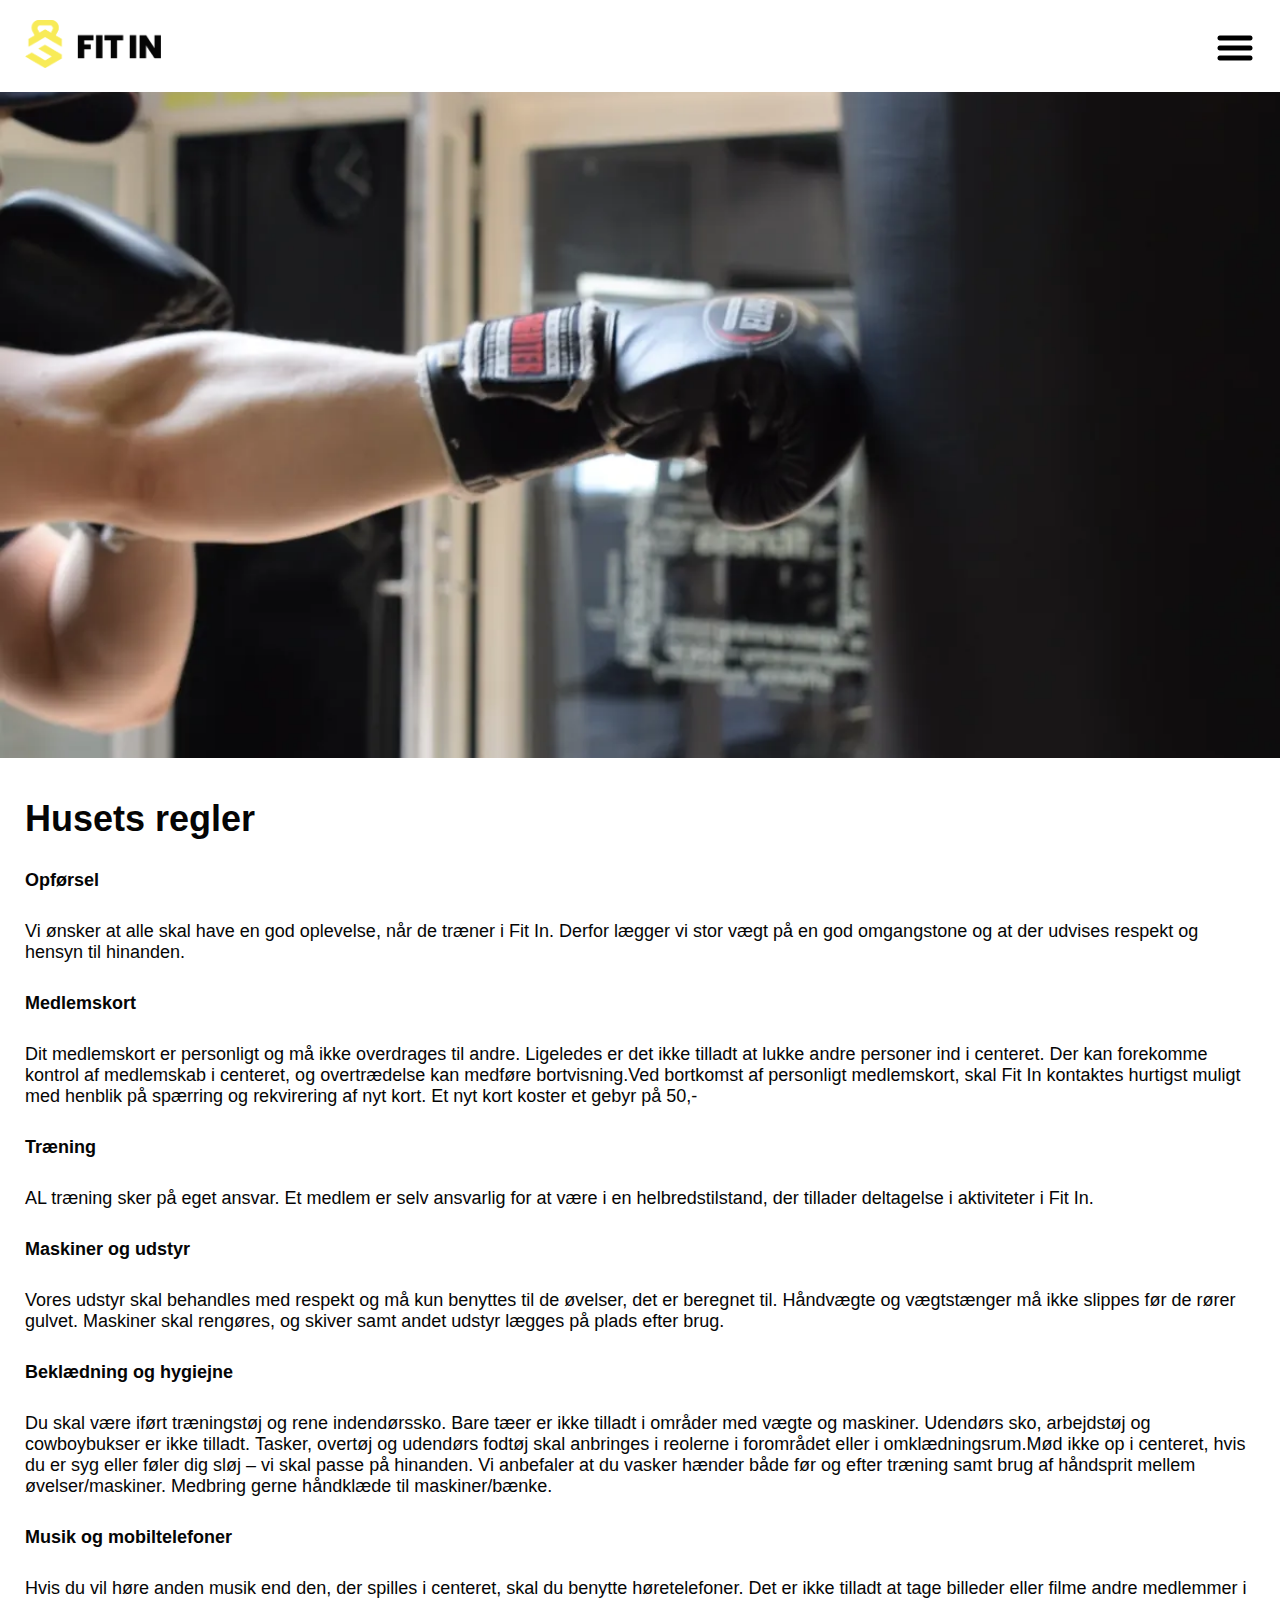
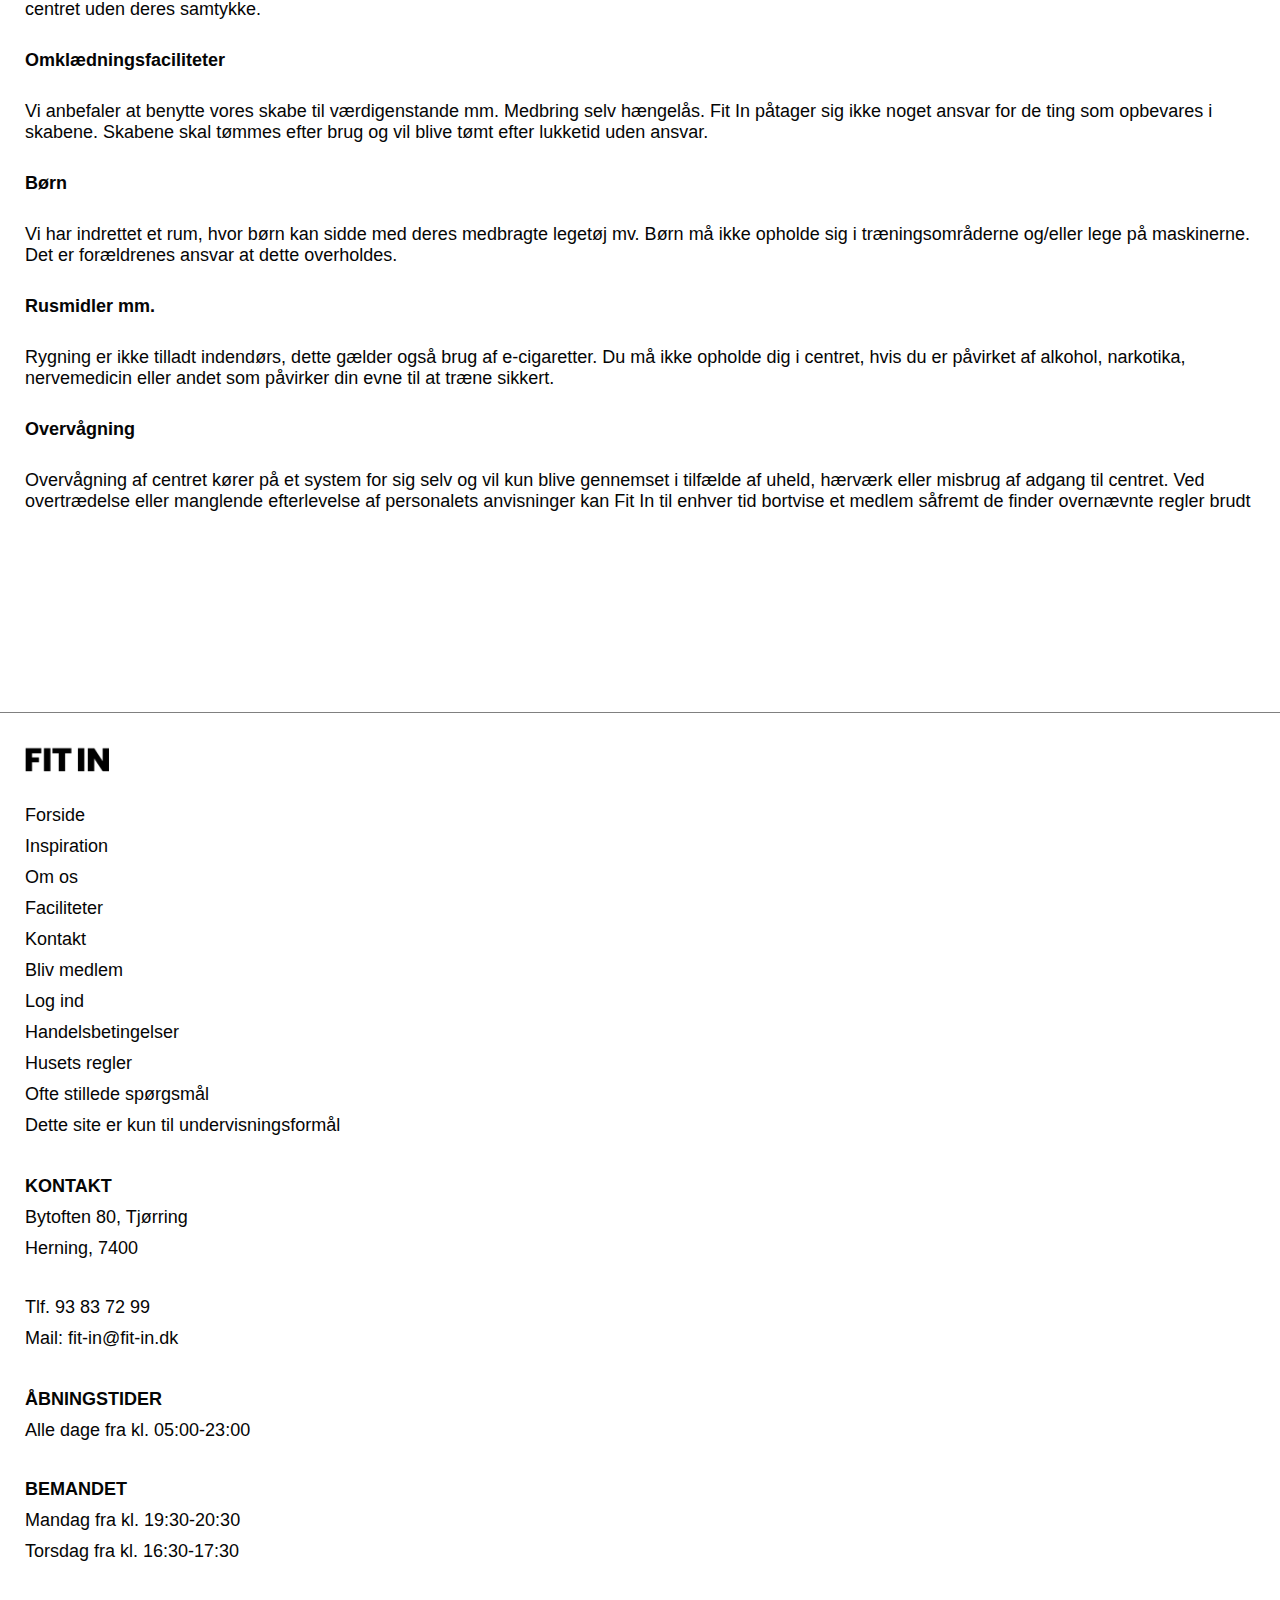
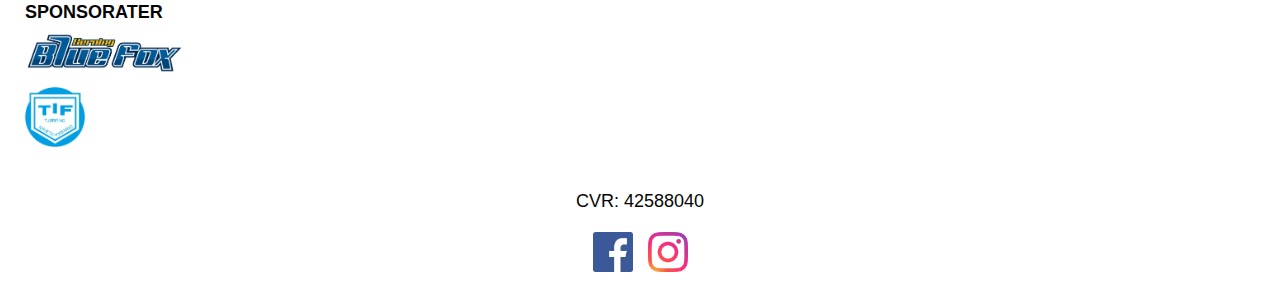
<file: husregler.html>
<!DOCTYPE html>
<html lang="da">
  <head>
    <meta charset="UTF-8" />
    <meta name="robots" content="noindex, nofollow" />
    <link rel="stylesheet" href="style.css" />
    <meta http-equiv="X-UA-Compatible" content="IE=edge" />
    <link
      rel="icon"
      type="image/x-icon"
      href="img/MicrosoftTeams-image (1).webp"
    />
    <meta name="viewport" content="width=device-width, initial-scale=1.0" />
    <title>FIT IN - Husets regler - Bliv medlem hos Fit In i dag</title>
    <meta
      name="description"
      content="Træn hos Fit In i Tjørring. Det koster kun 179 kr., at træne hos os, og vi tilbyder rabat til dit hjemmeboende barn for kun 99 kr. Opret dig i dag!"
    />
  </head>
  <body>
    <header>
      <div class="header">
        <a href="index.html">
          <img class="logo" src="img/Standard Logo.png" alt="fitInLogo"
        /></a>
        <nav>
          <ul>
            <li><a href="inspiration.html">Inspiration</a></li>
            <li><a href="omos.html">Om os</a></li>
            <li><a href="faciliteter.html">Faciliteter</a></li>
            <li><a href="kontakt.html">Kontakt</a></li>
          </ul>
          <ul>
            <li><a class="button" href="blivmedlem.html">Bliv Medlem</a></li>
            <li>
              <a
                target="_blank"
                href="https://www.conventus.dk/medlemslogin/index.php?forening=15269"
                >Log Ind</a
              >
            </li>
          </ul>
        </nav>
      </div>
      <div class="hamburger-card">
        <img class="hamburger" src="img/hamburger.webp" alt="hamburger-menu" />
        <ul class="hamburger-content">
          <li><a href="inspiration.html">Inspiration</a></li>
          <li><a href="omos.html">Om os</a></li>
          <li><a href="faciliteter.html">Faciliteter</a></li>
          <li><a href="kontakt.html">Kontakt</a></li>
          <li><a class="button" href="blivmedlem.html">Bliv medlem</a></li>
          <li>
            <a
              target="_blank"
              href="https://www.conventus.dk/medlemslogin/index.php?forening=15269"
              >Log ind</a
            >
          </li>
        </ul>
      </div>
    </header>
    <div
      style="background-image: url(img/Hero\ -\ Husetsregler.webp)"
      class="hero"
    ></div>
    <main>
      <h1>Husets regler</h1>
      <div class="forside-info">
        <p class="black-highlight">Opførsel</p>
        <p>
          Vi ønsker at alle skal have en god oplevelse, når de træner i Fit In.
          Derfor lægger vi stor vægt på en god omgangstone og at der udvises
          respekt og hensyn til hinanden.
        </p>
        <p class="black-highlight">Medlemskort</p>
        <p>
          Dit medlemskort er personligt og må ikke overdrages til andre.
          Ligeledes er det ikke tilladt at lukke andre personer ind i centeret.
          Der kan forekomme kontrol af medlemskab i centeret, og overtrædelse
          kan medføre bortvisning.Ved bortkomst af personligt medlemskort, skal
          Fit In kontaktes hurtigst muligt med henblik på spærring og
          rekvirering af nyt kort. Et nyt kort koster et gebyr på 50,-
        </p>
        <p class="black-highlight">Træning</p>
        <p>
          AL træning sker på eget ansvar. Et medlem er selv ansvarlig for at
          være i en helbredstilstand, der tillader deltagelse i aktiviteter
          i Fit In.
        </p>
        <p class="black-highlight">Maskiner og udstyr</p>
        <p>
          Vores udstyr skal behandles med respekt og må kun benyttes til de
          øvelser, det er beregnet til. Håndvægte og vægtstænger må ikke slippes
          før de rører gulvet. Maskiner skal rengøres, og skiver samt andet
          udstyr lægges på plads efter brug.
        </p>
        <p class="black-highlight">Beklædning og hygiejne</p>
        <p>
          Du skal være iført træningstøj og rene indendørssko. Bare tæer er ikke
          tilladt i områder med vægte og maskiner. Udendørs sko, arbejdstøj og
          cowboybukser er ikke tilladt. Tasker, overtøj og udendørs fodtøj skal
          anbringes i reolerne i forområdet eller i omklædningsrum.Mød ikke op i
          centeret, hvis du er syg eller føler dig sløj – vi skal passe på
          hinanden. Vi anbefaler at du vasker hænder både før og efter træning
          samt brug af håndsprit mellem øvelser/maskiner. Medbring gerne
          håndklæde til maskiner/bænke.
        </p>
        <p class="black-highlight">Musik og mobiltelefoner</p>
        <p>
          Hvis du vil høre anden musik end den, der spilles i centeret, skal du
          benytte høretelefoner. Det er ikke tilladt at tage billeder eller
          filme andre medlemmer i centret uden deres samtykke.
        </p>
        <p class="black-highlight">Omklædningsfaciliteter</p>
        <p>
          Vi anbefaler at benytte vores skabe til værdigenstande mm. Medbring
          selv hængelås. Fit In påtager sig ikke noget ansvar for de ting som
          opbevares i skabene. Skabene skal tømmes efter brug og vil blive tømt
          efter lukketid uden ansvar.
        </p>
        <p class="black-highlight">Børn</p>
        <p>
          Vi har indrettet et rum, hvor børn kan sidde med deres medbragte
          legetøj mv. Børn må ikke opholde sig i træningsområderne og/eller lege
          på maskinerne. Det er forældrenes ansvar at dette overholdes.
        </p>
        <p class="black-highlight">Rusmidler mm.</p>
        <p>
          Rygning er ikke tilladt indendørs, dette gælder også brug af
          e-cigaretter. Du må ikke opholde dig i centret, hvis du er påvirket af
          alkohol, narkotika, nervemedicin eller andet som påvirker din evne til
          at træne sikkert.
        </p>
        <p class="black-highlight">Overvågning</p>
        <p>
          Overvågning af centret kører på et system for sig selv og vil kun
          blive gennemset i tilfælde af uheld, hærværk eller misbrug af adgang
          til centret. Ved overtrædelse eller manglende efterlevelse af
          personalets anvisninger kan Fit In til enhver tid bortvise et medlem
          såfremt de finder overnævnte regler brudt
        </p>
      </div>
    </main>
    <footer>
      <a href="index.html">
        <img class="logo" src="img/logoFooter.webp" alt="fitInLogo" />
      </a>
      <div class="footer-content">
        <ul>
          <li><a href="index.html">Forside</a></li>
          <li><a href="inspiration.html">Inspiration</a></li>
          <li><a href="omos.html">Om os</a></li>
          <li><a href="faciliteter.html">Faciliteter</a></li>
          <li><a href="kontakt.html">Kontakt</a></li>
          <li><a href="blivmedlem.html">Bliv medlem</a></li>
          <li>
            <a
              target="_blank"
              href="https://www.conventus.dk/medlemslogin/index.php?forening=15269"
              >Log ind</a
            >
          </li>
          <li><a href="handelsbetingelser.html">Handelsbetingelser</a></li>
          <li><a href="husregler.html">Husets regler</a></li>
          <li><a href="faq.html">Ofte stillede spørgsmål</a></li>
          <li><a href="#">Dette site er kun til undervisningsformål</a></li>
        </ul>
        <ul>
          <li style="font-weight: bold">KONTAKT</li>
          <li>Bytoften 80, Tjørring</li>
          <li>Herning, 7400</li>
          <br />
          <li>Tlf. 93 83 72 99</li>
          <li>Mail: fit-in@fit-in.dk</li>
        </ul>
        <ul>
          <li style="font-weight: bold">ÅBNINGSTIDER</li>
          <li>Alle dage fra kl. 05:00-23:00</li>
          <br />
          <li style="font-weight: bold">BEMANDET</li>
          <li>Mandag fra kl. 19:30-20:30</li>
          <li>Torsdag fra kl. 16:30-17:30</li>
        </ul>
        <ul>
          <li style="font-weight: bold">SPONSORATER</li>
          <a target="_blank" href="https://bluefox.dk/"
            ><img class="blue" src="img/herning_bluefox.webp" alt="bluefoxlogo"
          /></a>
          <a target="_blank" href="https://tjoerringif.dk/"
            ><img class="tif" src="img/Tif.webp" alt="TjørringIflogo"
          /></a>
        </ul>
      </div>
      <div class="SoMe">
        <p>CVR: 42588040</p>
        <div>
          <a href="https://www.facebook.com/profile.php?id=100069319397654"
            ><img src="/img/facebook.webp" alt="facebooklogo"
          /></a>
          <a href="https://www.instagram.com/fit_in_motion_og_fitness/"
            ><img src="/img/instagram.webp" alt="instagramlogo"
          /></a>
        </div>
      </div>
    </footer>
    <div class="klaviyo-form-YgUzjn"></div>
    <script
      async
      type="text/javascript"
      src="https://static.klaviyo.com/onsite/js/klaviyo.js?company_id=UhpD6a"
    ></script>
    <script src="insta.js"></script>
    <script src="main.js"></script>
    <script src="carousel.js"></script>
  </body>
</html>
</file>
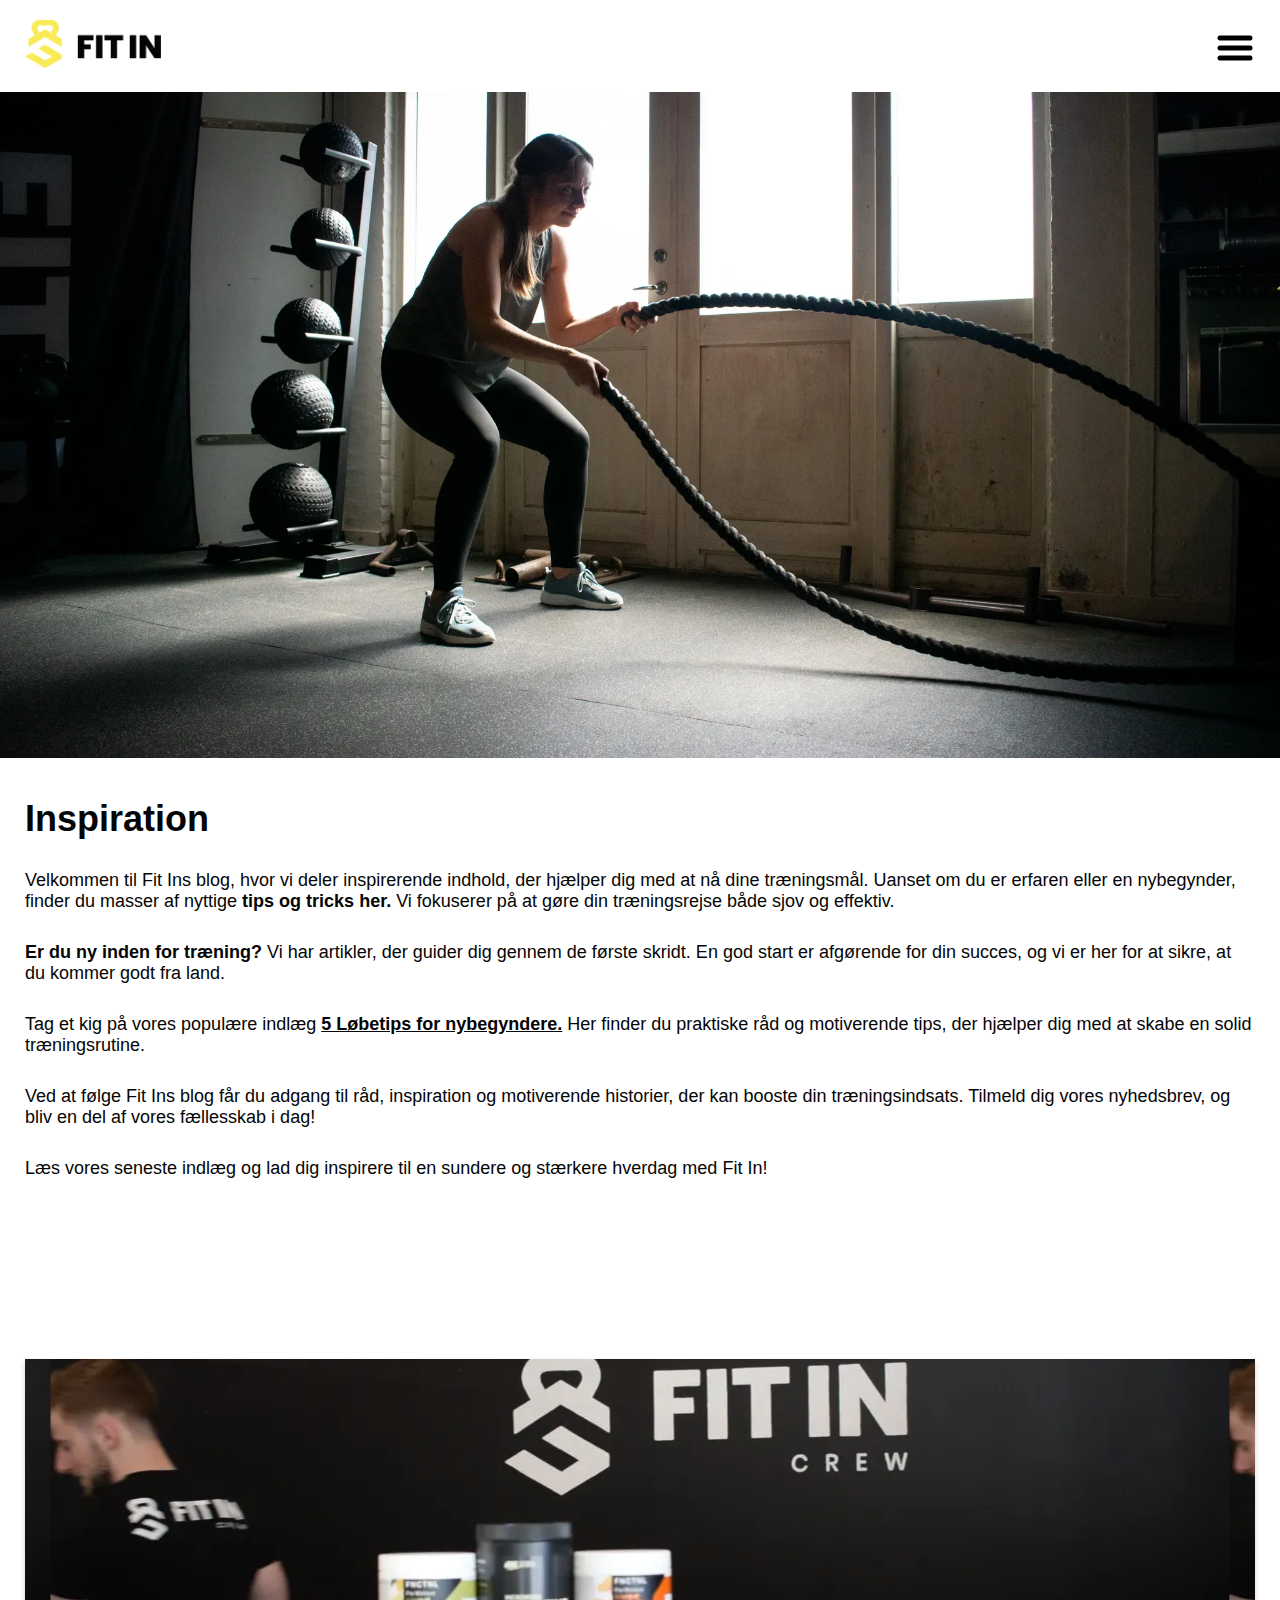
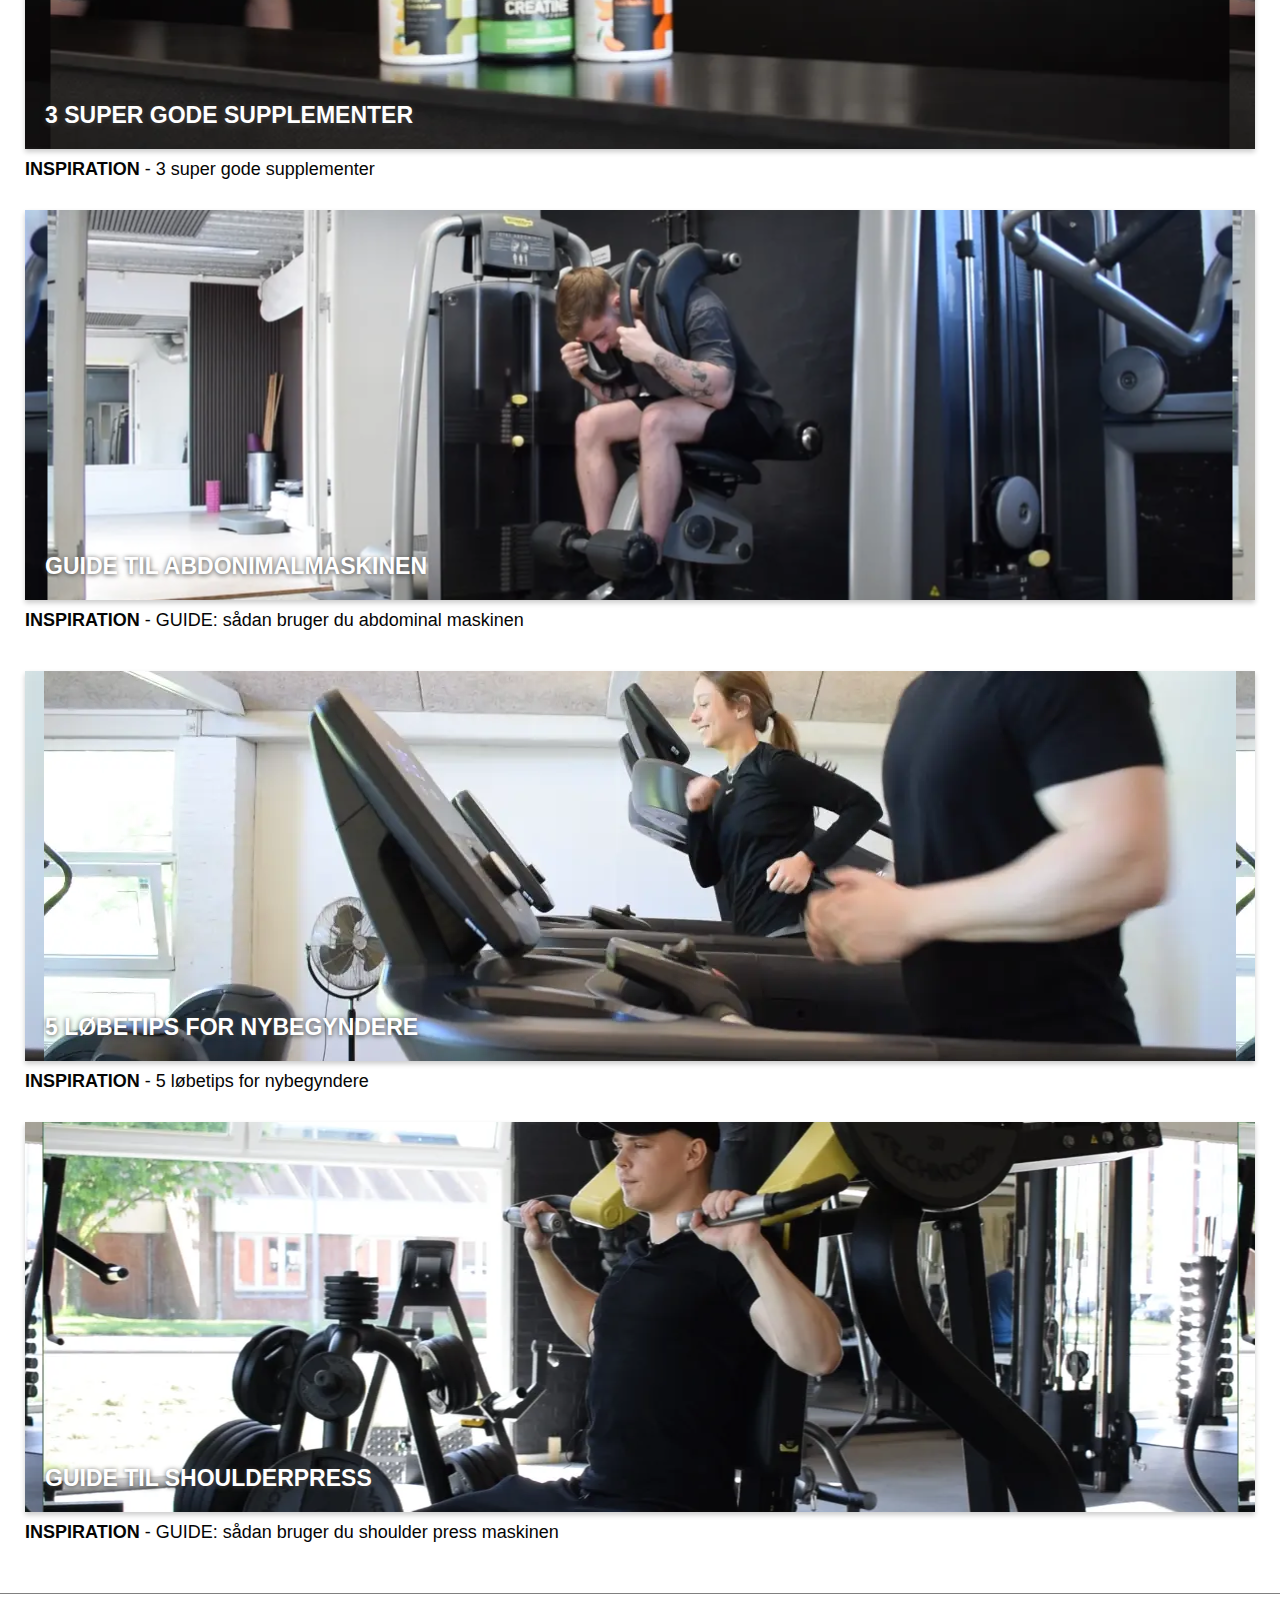
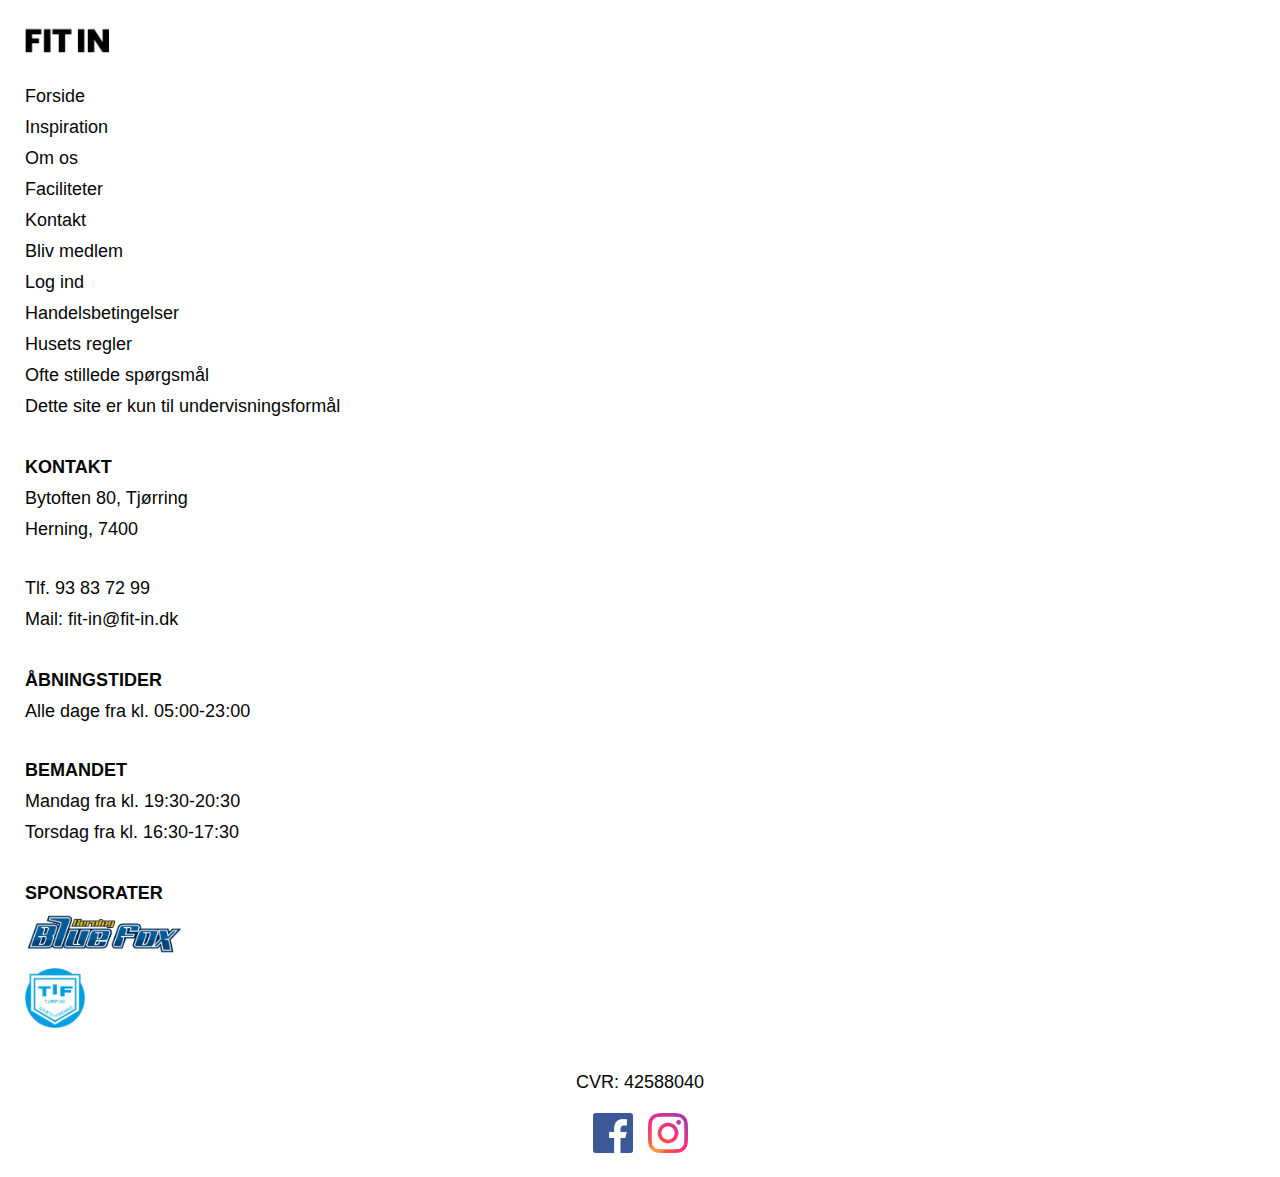
<file: inspiration.html>
<!DOCTYPE html>
<html lang="da">
  <head>
    <meta charset="UTF-8" />
    <meta name="robots" content="noindex, nofollow" />
    <link rel="stylesheet" href="style.css" />
    <meta http-equiv="X-UA-Compatible" content="IE=edge" />
    <link
      rel="icon"
      type="image/x-icon"
      href="img/MicrosoftTeams-image (1).webp"
    />
    <meta name="viewport" content="width=device-width, initial-scale=1.0" />
    <title>FIT IN - Inspiration - Læs vores blogindlæg i dag!</title>
    <meta
      name="description"
      content="Hos Fit In går vi op i dit helbred. Læs vores inspirerende blogindlæg i dag - 5 Løbetips for nybegyndere eller se vores videoguides."
    />
  </head>
  <body>
    <header>
      <div class="header">
        <a href="index.html">
          <img class="logo" src="img/Standard Logo.png" alt="fitInLogo"
        /></a>
        <nav>
          <ul>
            <li><a href="inspiration.html">Inspiration</a></li>
            <li><a href="omos.html">Om os</a></li>
            <li><a href="faciliteter.html">Faciliteter</a></li>
            <li><a href="kontakt.html">Kontakt</a></li>
          </ul>
          <ul>
            <li><a class="button" href="blivmedlem.html">Bliv Medlem</a></li>
            <li>
              <a
                target="_blank"
                href="https://www.conventus.dk/medlemslogin/index.php?forening=15269"
                >Log Ind</a
              >
            </li>
          </ul>
        </nav>
      </div>
      <div class="hamburger-card">
        <img class="hamburger" src="img/hamburger.webp" alt="hamburger-menu" />
        <ul class="hamburger-content">
          <li><a href="inspiration.html">Inspiration</a></li>
          <li><a href="omos.html">Om os</a></li>
          <li><a href="faciliteter.html">Faciliteter</a></li>
          <li><a href="kontakt.html">Kontakt</a></li>
          <li><a class="button" href="blivmedlem.html">Bliv medlem</a></li>
          <li>
            <a
              target="_blank"
              href="https://www.conventus.dk/medlemslogin/index.php?forening=15269"
              >Log ind</a
            >
          </li>
        </ul>
      </div>
    </header>
    <div
      style="background-image: url(img/Hero-Inspiration.webp)"
      class="hero"
    ></div>
    <main>
      <h1>Inspiration</h1>
      <div class="forside-info">
        <p>
          Velkommen til Fit Ins blog, hvor vi deler inspirerende indhold, der
          hjælper dig med at nå dine træningsmål. Uanset om du er erfaren eller
          en nybegynder, finder du masser af nyttige
          <span class="black-highlight">tips og tricks her.</span> Vi fokuserer
          på at gøre din træningsrejse både sjov og effektiv. 
        </p>
        <p>
          <span class="black-highlight">Er du ny inden for træning?</span> Vi
          har artikler, der guider dig gennem de første skridt. En god start er
          afgørende for din succes, og vi er her for at sikre, at du kommer godt
          fra land. 
        </p>
        <p>
          Tag et kig på vores populære indlæg
          <a class="black-highlight underline" href="inspirationløb.html"
            >5 Løbetips for nybegyndere.</a
          >
          Her finder du praktiske råd og motiverende tips, der hjælper dig med
          at skabe en solid træningsrutine.
        </p>
        <p>
          Ved at følge Fit Ins blog får du adgang til råd, inspiration og
          motiverende historier, der kan booste din træningsindsats. Tilmeld dig
          vores nyhedsbrev, og bliv en del af vores fællesskab i dag!
        </p>
        <p>
          Læs vores seneste indlæg og lad dig inspirere til en sundere og
          stærkere hverdag med Fit In! 
        </p>
      </div>
      <div class="inspiration-cards">
        <div class="inspiration-content">
          <div class="inspiration-card">
            <a
              style="background-image: url(img/Sup.webp)"
              href="inspirationsupplementer.html"
              >3 SUPER GODE SUPPLEMENTER</a
            >
            <p>
              <span class="black-highlight">INSPIRATION</span> - 3 super gode
              supplementer
            </p>
          </div>
          <div class="inspiration-card">
            <a
              style="background-image: url(img/Crunch.webp)"
              href="inspirationcrunch.html"
              >GUIDE TIL ABDONIMALMASKINEN</a
            >
            <p>
              <span class="black-highlight">INSPIRATION</span> - GUIDE: sådan
              bruger du abdominal maskinen
            </p>
          </div>
        </div>
        <div class="inspiration-content">
          <div class="inspiration-card">
            <a
              style="background-image: url(img/Cardio.webp)"
              href="inspirationløb.html"
              >5 LØBETIPS FOR NYBEGYNDERE</a
            >
            <p>
              <span class="black-highlight">INSPIRATION</span> - 5 løbetips for
              nybegyndere
            </p>
          </div>
          <div class="inspiration-card">
            <a
              style="background-image: url(img/Shoulder.webp)"
              href="inspirationshoulderpress.html"
              >GUIDE TIL SHOULDERPRESS</a
            >
            <p>
              <span class="black-highlight">INSPIRATION</span> - GUIDE: sådan
              bruger du shoulder press maskinen
            </p>
          </div>
        </div>
      </div>
    </main>
    <footer>
      <a href="index.html">
        <img class="logo" src="img/logoFooter.webp" alt="fitInLogo" />
      </a>
      <div class="footer-content">
        <ul>
          <li><a href="index.html">Forside</a></li>
          <li><a href="inspiration.html">Inspiration</a></li>
          <li><a href="omos.html">Om os</a></li>
          <li><a href="faciliteter.html">Faciliteter</a></li>
          <li><a href="kontakt.html">Kontakt</a></li>
          <li><a href="blivmedlem.html">Bliv medlem</a></li>
          <li>
            <a
              target="_blank"
              href="https://www.conventus.dk/medlemslogin/index.php?forening=15269"
              >Log ind</a
            >
          </li>
          <li><a href="handelsbetingelser.html">Handelsbetingelser</a></li>
          <li><a href="husregler.html">Husets regler</a></li>
          <li><a href="faq.html">Ofte stillede spørgsmål</a></li>
          <li><a href="#">Dette site er kun til undervisningsformål</a></li>
        </ul>
        <ul>
          <li style="font-weight: bold">KONTAKT</li>
          <li>Bytoften 80, Tjørring</li>
          <li>Herning, 7400</li>
          <br />
          <li>Tlf. 93 83 72 99</li>
          <li>Mail: fit-in@fit-in.dk</li>
        </ul>
        <ul>
          <li style="font-weight: bold">ÅBNINGSTIDER</li>
          <li>Alle dage fra kl. 05:00-23:00</li>
          <br />
          <li style="font-weight: bold">BEMANDET</li>
          <li>Mandag fra kl. 19:30-20:30</li>
          <li>Torsdag fra kl. 16:30-17:30</li>
        </ul>
        <ul>
          <li style="font-weight: bold">SPONSORATER</li>
          <a target="_blank" href="https://bluefox.dk/"
            ><img class="blue" src="img/herning_bluefox.webp" alt="bluefoxlogo"
          /></a>
          <a target="_blank" href="https://tjoerringif.dk/"
            ><img class="tif" src="img/Tif.webp" alt="TjørringIflogo"
          /></a>
        </ul>
      </div>
      <div class="SoMe">
        <p>CVR: 42588040</p>
        <div>
          <a href="https://www.facebook.com/profile.php?id=100069319397654"
            ><img src="/img/facebook.webp" alt="facebooklogo"
          /></a>
          <a href="https://www.instagram.com/fit_in_motion_og_fitness/"
            ><img src="/img/instagram.webp" alt="instagramlogo"
          /></a>
        </div>
      </div>
    </footer>
    <div class="klaviyo-form-YgUzjn"></div>
    <script
      async
      type="text/javascript"
      src="https://static.klaviyo.com/onsite/js/klaviyo.js?company_id=UhpD6a"
    ></script>
    <script src="insta.js"></script>
    <script src="main.js"></script>
    <script src="carousel.js"></script>
  </body>
</html>
</file>
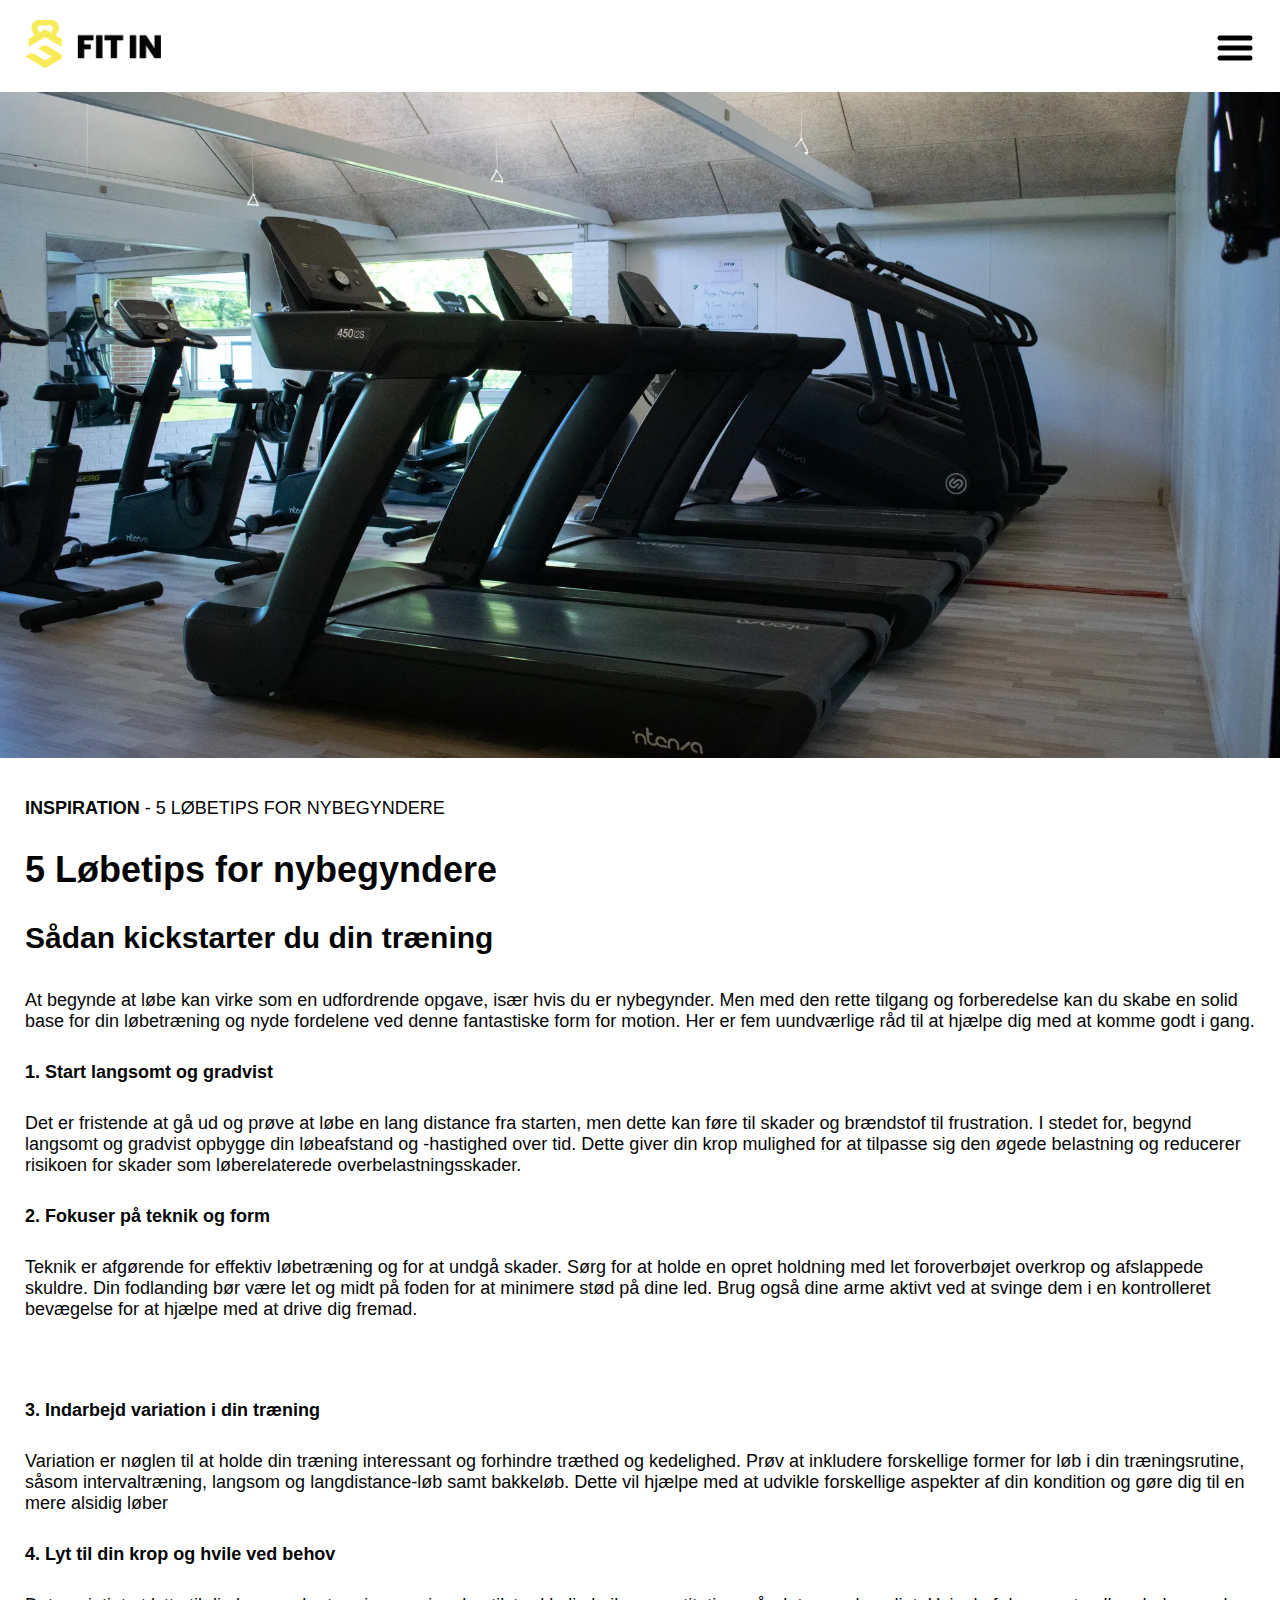
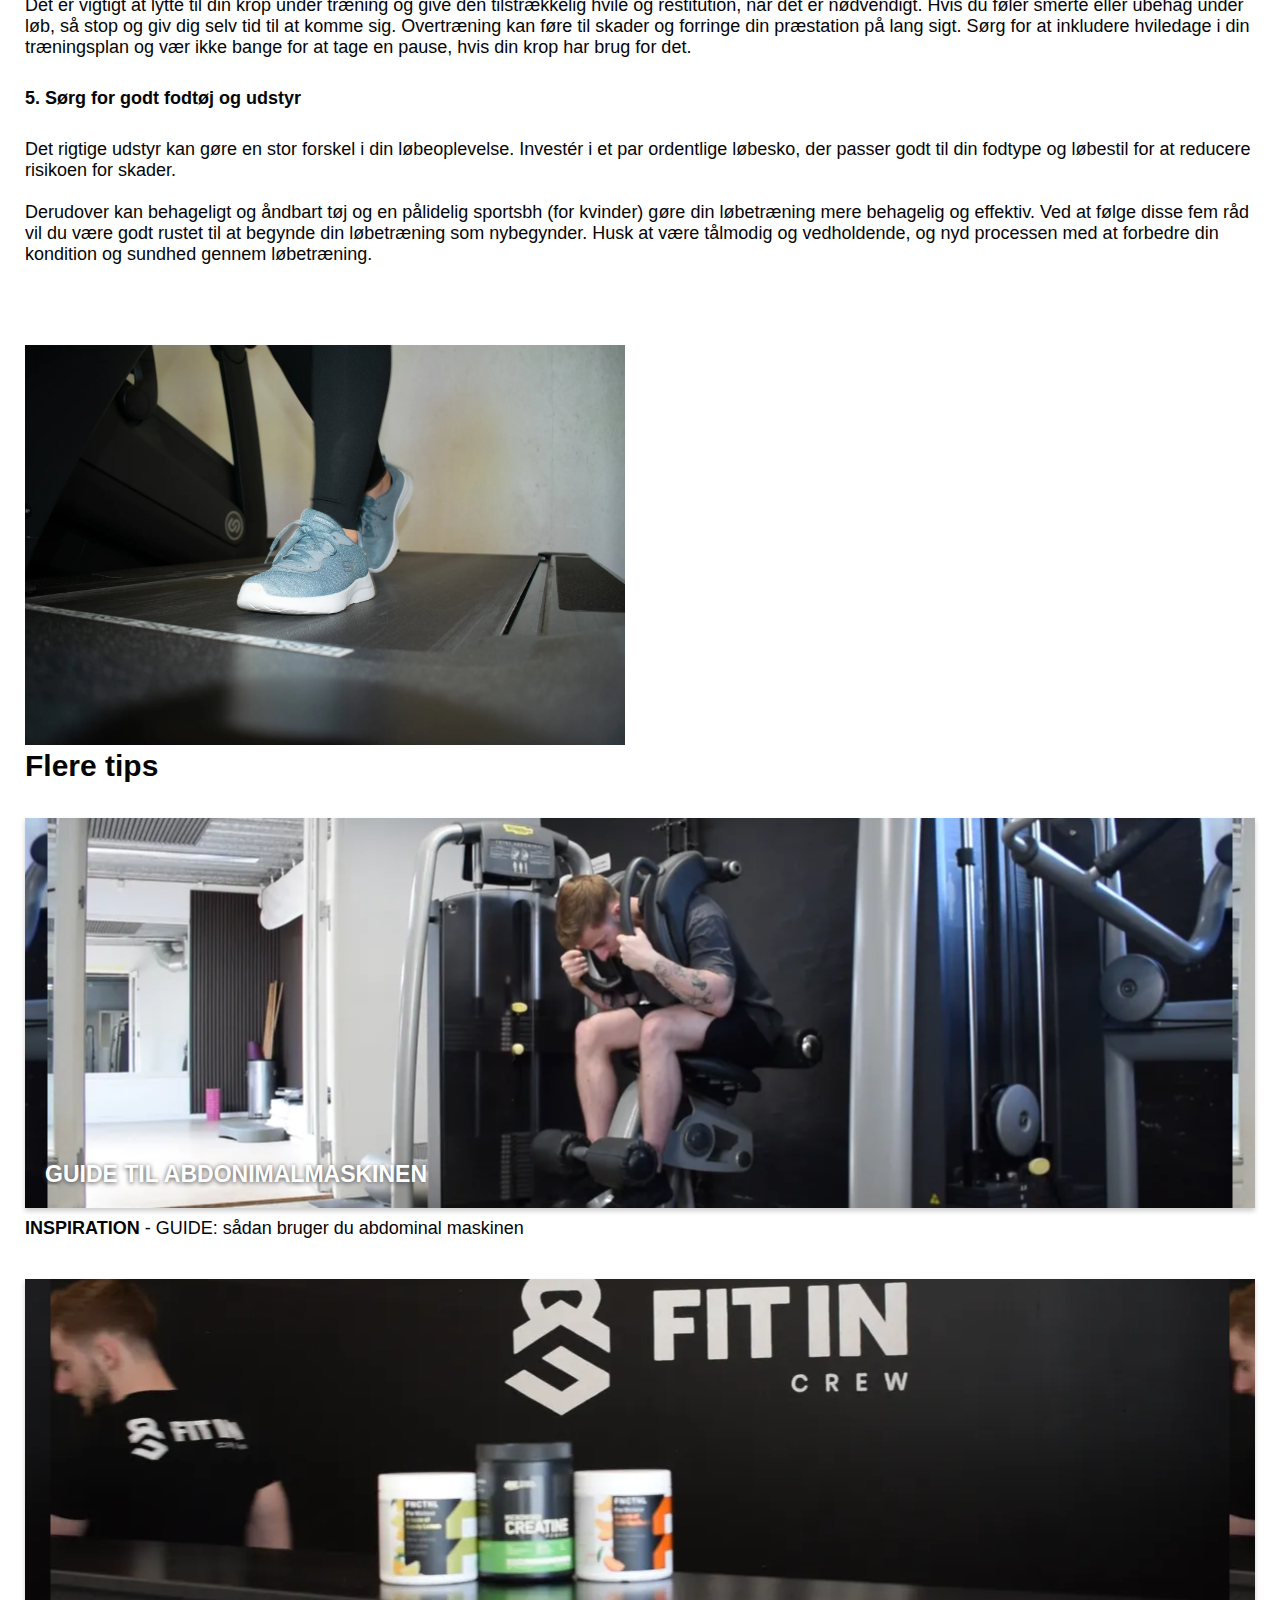
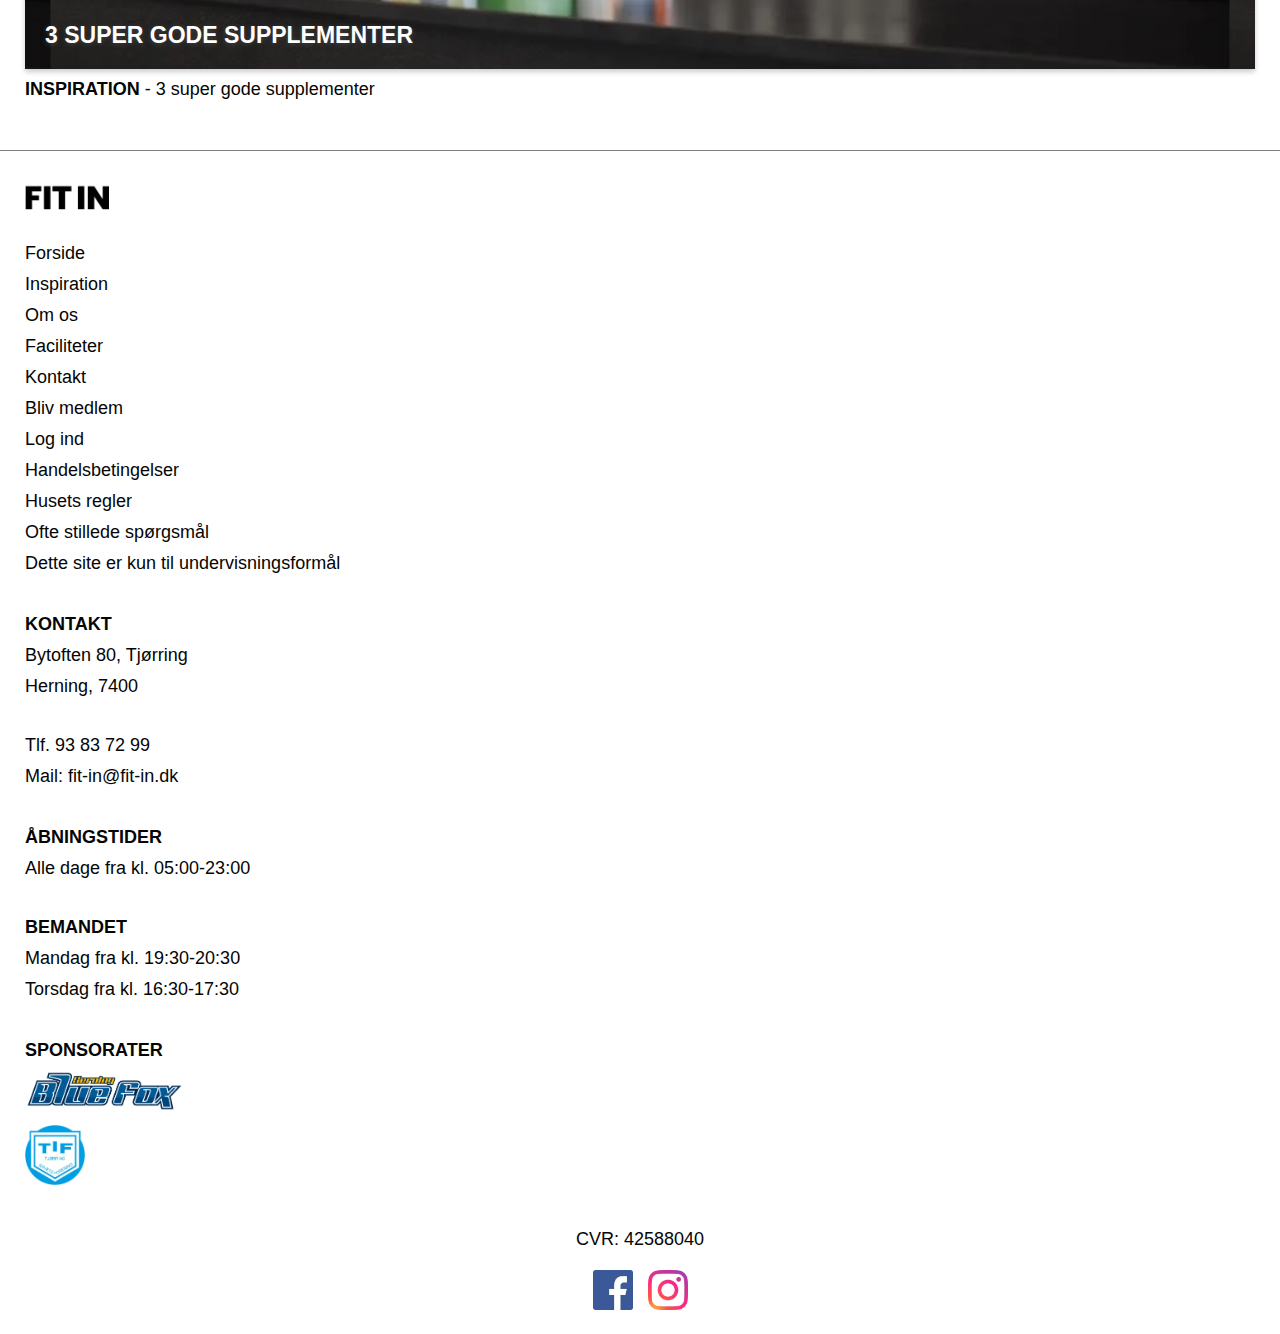
<file: inspirationløb.html>
<!DOCTYPE html>
<html lang="da">
  <head>
    <meta charset="UTF-8" />
    <meta name="robots" content="noindex, nofollow" />
    <link rel="stylesheet" href="style.css" />
    <meta http-equiv="X-UA-Compatible" content="IE=edge" />
    <link
      rel="icon"
      type="image/x-icon"
      href="img/MicrosoftTeams-image (1).webp"
    />
    <meta name="viewport" content="width=device-width, initial-scale=1.0" />
    <title>
      SEO TITLE: FIT IN - Sådan kommer du i gang med 5 Løbetips for nybegyndere
    </title>
    <meta
      name="description"
      content="Sådan kickstarter du din træning med Fit In's 5 løbetips for nybegyndere! Læs vores inspirerende blogindlæg. "
    />
  </head>
  <body>
    <header>
      <div class="header">
        <a href="index.html">
          <img class="logo" src="img/Standard Logo.png" alt="fitInLogo"
        /></a>
        <nav>
          <ul>
            <li><a href="inspiration.html">Inspiration</a></li>
            <li><a href="omos.html">Om os</a></li>
            <li><a href="faciliteter.html">Faciliteter</a></li>
            <li><a href="kontakt.html">Kontakt</a></li>
          </ul>
          <ul>
            <li><a class="button" href="blivmedlem.html">Bliv Medlem</a></li>
            <li>
              <a
                target="_blank"
                href="https://www.conventus.dk/medlemslogin/index.php?forening=15269"
                >Log Ind</a
              >
            </li>
          </ul>
        </nav>
      </div>
      <div class="hamburger-card">
        <img class="hamburger" src="img/hamburger.webp" alt="hamburger-menu" />
        <ul class="hamburger-content">
          <li><a href="inspiration.html">Inspiration</a></li>
          <li><a href="omos.html">Om os</a></li>
          <li><a href="faciliteter.html">Faciliteter</a></li>
          <li><a href="kontakt.html">Kontakt</a></li>
          <li><a class="button" href="blivmedlem.html">Bliv medlem</a></li>
          <li>
            <a
              target="_blank"
              href="https://www.conventus.dk/medlemslogin/index.php?forening=15269"
              >Log ind</a
            >
          </li>
        </ul>
      </div>
    </header>
    <div style="background-image: url(img/Caro7.webp)" class="hero"></div>
    <main>
      <p>
        <span class="black-highlight">INSPIRATION </span> - 5 LØBETIPS FOR
        NYBEGYNDERE
      </p>
      <h1>5 Løbetips for nybegyndere</h1>
      <h2>Sådan kickstarter du din træning</h2>
      <div class="forside-info-blog">
        <p>
          At begynde at løbe kan virke som en udfordrende opgave, især hvis du
          er nybegynder. Men med den rette tilgang og forberedelse kan du skabe
          en solid base for din løbetræning og nyde fordelene ved denne
          fantastiske form for motion. Her er fem uundværlige råd til at hjælpe
          dig med at komme godt i gang.
        </p>
        <p class="black-highlight">1. Start langsomt og gradvist</p>
        <p>
          Det er fristende at gå ud og prøve at løbe en lang distance fra
          starten, men dette kan føre til skader og brændstof til frustration. I
          stedet for, begynd langsomt og gradvist opbygge din løbeafstand og
          -hastighed over tid. Dette giver din krop mulighed for at tilpasse sig
          den øgede belastning og reducerer risikoen for skader som
          løberelaterede overbelastningsskader.
        </p>
        <p class="black-highlight">2. Fokuser på teknik og form</p>
        <p>
          Teknik er afgørende for effektiv løbetræning og for at undgå skader.
          Sørg for at holde en opret holdning med let foroverbøjet overkrop og
          afslappede skuldre. Din fodlanding bør være let og midt på foden for
          at minimere stød på dine led. Brug også dine arme aktivt ved at svinge
          dem i en kontrolleret bevægelse for at hjælpe med at drive dig fremad.
        </p>
      </div>
      <div class="side-info-blog">
        <div>
          <p class="black-highlight">3. Indarbejd variation i din træning</p>
          <p>
            Variation er nøglen til at holde din træning interessant og
            forhindre træthed og kedelighed. Prøv at inkludere forskellige
            former for løb i din træningsrutine, såsom intervaltræning, langsom
            og langdistance-løb samt bakkeløb. Dette vil hjælpe med at udvikle
            forskellige aspekter af din kondition og gøre dig til en mere
            alsidig løber
          </p>
          <p class="black-highlight">4. Lyt til din krop og hvile ved behov</p>
          <p>
            Det er vigtigt at lytte til din krop under træning og give den
            tilstrækkelig hvile og restitution, når det er nødvendigt. Hvis du
            føler smerte eller ubehag under løb, så stop og giv dig selv tid til
            at komme sig. Overtræning kan føre til skader og forringe din
            præstation på lang sigt. Sørg for at inkludere hviledage i din
            træningsplan og vær ikke bange for at tage en pause, hvis din krop
            har brug for det.
          </p>
          <p class="black-highlight">5. Sørg for godt fodtøj og udstyr</p>
          <p>
            Det rigtige udstyr kan gøre en stor forskel i din løbeoplevelse.
            Investér i et par ordentlige løbesko, der passer godt til din
            fodtype og løbestil for at reducere risikoen for skader. <br />
            <br />
            Derudover kan behageligt og åndbart tøj og en pålidelig sportsbh
            (for kvinder) gøre din løbetræning mere behagelig og effektiv. Ved
            at følge disse fem råd vil du være godt rustet til at begynde din
            løbetræning som nybegynder. Husk at være tålmodig og vedholdende, og
            nyd processen med at forbedre din kondition og sundhed gennem
            løbetræning.
          </p>
        </div>
        <div>
          <img src="img/Løb.webp" alt="" />
        </div>
      </div>
      <h2>Flere tips</h2>
      <div class="inspiration-cards">
        <div class="inspiration-content2">
          <div class="inspiration-card">
            <a
              style="background-image: url(img/Crunch.webp)"
              href="inspirationcrunch.html"
              >GUIDE TIL ABDONIMALMASKINEN</a
            >
            <p>
              <span class="black-highlight">INSPIRATION</span> - GUIDE: sådan
              bruger du abdominal maskinen
            </p>
          </div>
          <div class="inspiration-card">
            <a
              style="background-image: url(/img/Sup.webp)"
              href="inspirationsupplementer.html"
              >3 SUPER GODE SUPPLEMENTER</a
            >
            <p>
              <span class="black-highlight">INSPIRATION</span> - 3 super gode
              supplementer
            </p>
          </div>
        </div>
      </div>
    </main>
    <footer>
      <a href="index.html">
        <img class="logo" src="img/logoFooter.webp" alt="fitInLogo" />
      </a>
      <div class="footer-content">
        <ul>
          <li><a href="index.html">Forside</a></li>
          <li><a href="inspiration.html">Inspiration</a></li>
          <li><a href="omos.html">Om os</a></li>
          <li><a href="faciliteter.html">Faciliteter</a></li>
          <li><a href="kontakt.html">Kontakt</a></li>
          <li><a href="blivmedlem.html">Bliv medlem</a></li>
          <li>
            <a
              target="_blank"
              href="https://www.conventus.dk/medlemslogin/index.php?forening=15269"
              >Log ind</a
            >
          </li>
          <li><a href="handelsbetingelser.html">Handelsbetingelser</a></li>
          <li><a href="husregler.html">Husets regler</a></li>
          <li><a href="faq.html">Ofte stillede spørgsmål</a></li>
          <li><a href="#">Dette site er kun til undervisningsformål</a></li>
        </ul>
        <ul>
          <li style="font-weight: bold">KONTAKT</li>
          <li>Bytoften 80, Tjørring</li>
          <li>Herning, 7400</li>
          <br />
          <li>Tlf. 93 83 72 99</li>
          <li>Mail: fit-in@fit-in.dk</li>
        </ul>
        <ul>
          <li style="font-weight: bold">ÅBNINGSTIDER</li>
          <li>Alle dage fra kl. 05:00-23:00</li>
          <br />
          <li style="font-weight: bold">BEMANDET</li>
          <li>Mandag fra kl. 19:30-20:30</li>
          <li>Torsdag fra kl. 16:30-17:30</li>
        </ul>
        <ul>
          <li style="font-weight: bold">SPONSORATER</li>
          <a target="_blank" href="https://bluefox.dk/"
            ><img class="blue" src="img/herning_bluefox.webp" alt="bluefoxlogo"
          /></a>
          <a target="_blank" href="https://tjoerringif.dk/"
            ><img class="tif" src="img/Tif.webp" alt="TjørringIflogo"
          /></a>
        </ul>
      </div>
      <div class="SoMe">
        <p>CVR: 42588040</p>
        <div>
          <a href="https://www.facebook.com/profile.php?id=100069319397654"
            ><img src="/img/facebook.webp" alt="facebooklogo"
          /></a>
          <a href="https://www.instagram.com/fit_in_motion_og_fitness/"
            ><img src="/img/instagram.webp" alt="instagramlogo"
          /></a>
        </div>
      </div>
    </footer>
    <div class="klaviyo-form-YgUzjn"></div>
    <script
      async
      type="text/javascript"
      src="https://static.klaviyo.com/onsite/js/klaviyo.js?company_id=UhpD6a"
    ></script>
    <script src="insta.js"></script>
    <script src="main.js"></script>
    <script src="carousel.js"></script>
  </body>
</html>
</file>
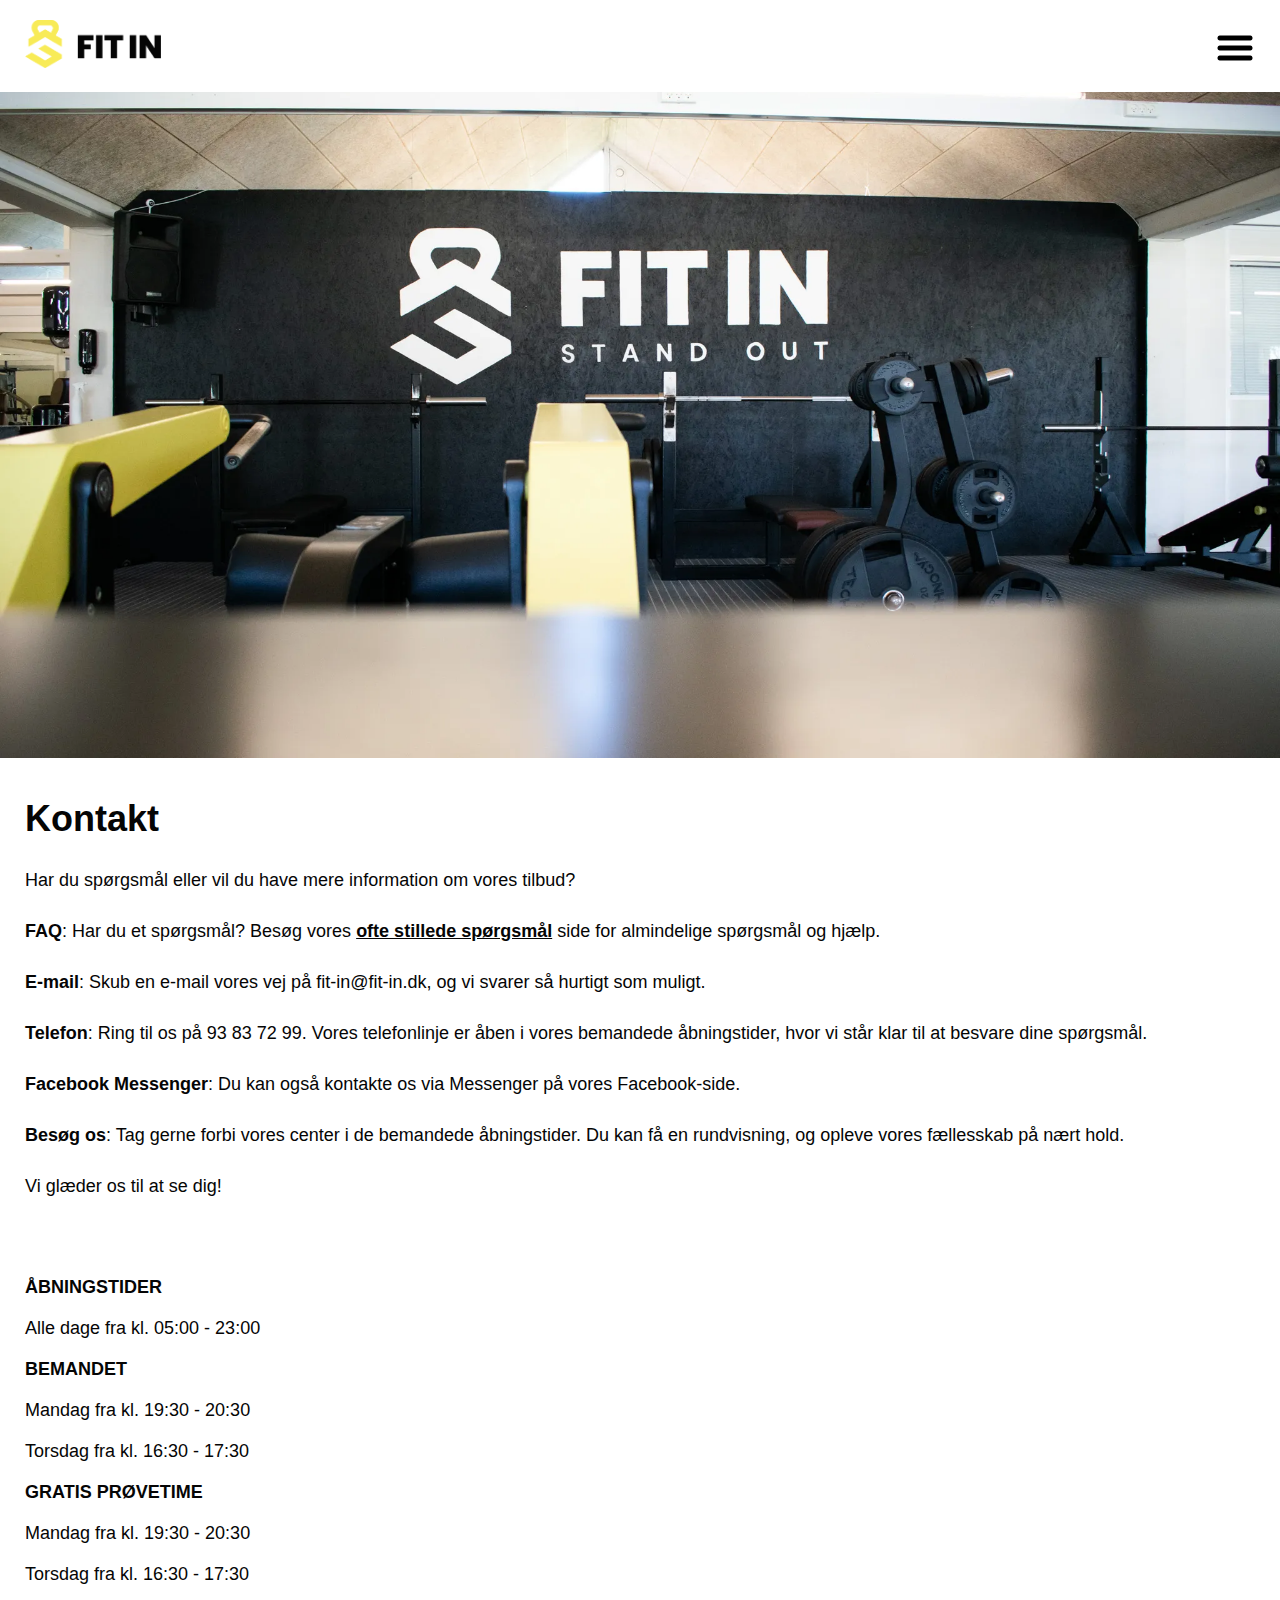
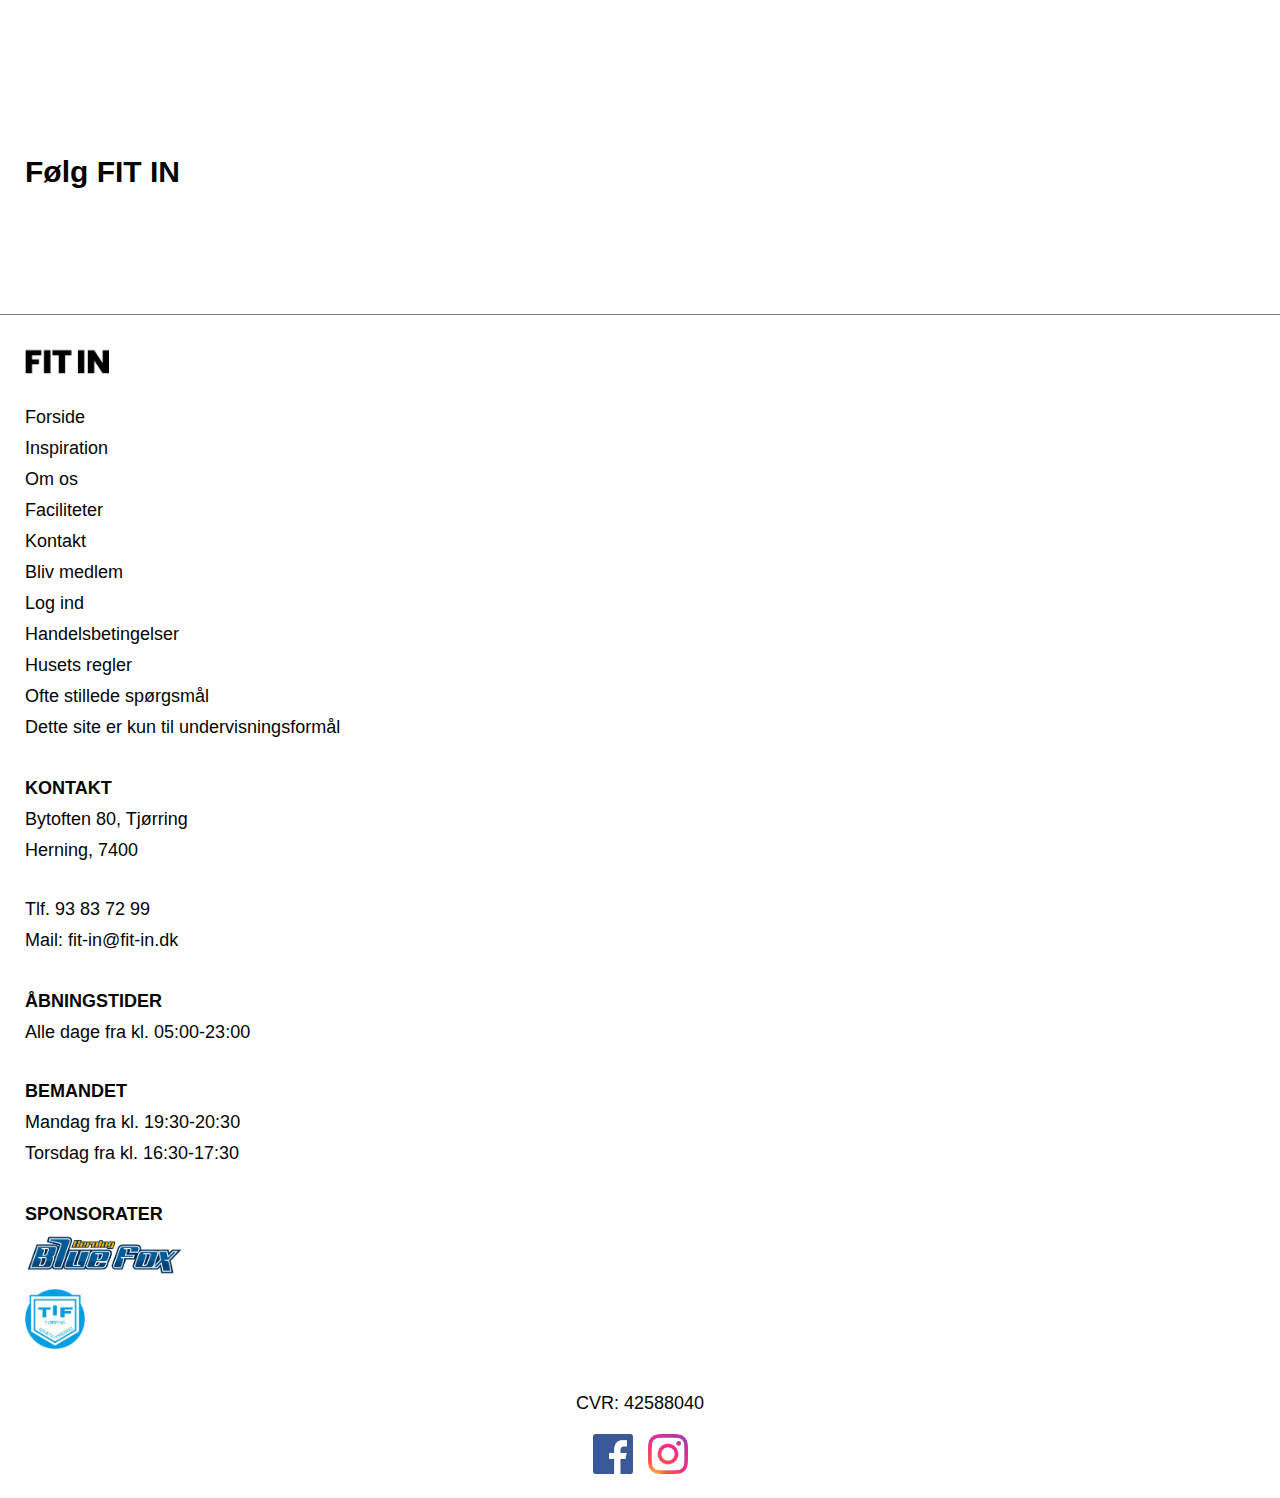
<file: kontakt.html>
<!DOCTYPE html>
<html lang="da">
  <head>
    <meta charset="UTF-8" />
    <meta name="robots" content="noindex, nofollow" />
    <link rel="stylesheet" href="style.css" />
    <meta http-equiv="X-UA-Compatible" content="IE=edge" />
    <link
      rel="icon"
      type="image/x-icon"
      href="img/MicrosoftTeams-image (1).webp"
    />
    <meta name="viewport" content="width=device-width, initial-scale=1.0" />
    <title>FIT IN - Kom i kontakt med Fit In i dag</title>
    <meta
      name="description"
      content="Har du spørgsmål eller vil du have en gratis prøvetime? Så kontakt Fit In i dag, vi står klar til at hjælpe dig med dine spørgsmål."
    />
  </head>
  <body>
    <header>
      <div class="header">
        <a href="index.html">
          <img class="logo" src="img/Standard Logo.png" alt="fitInLogo"
        /></a>
        <nav>
          <ul>
            <li><a href="inspiration.html">Inspiration</a></li>
            <li><a href="omos.html">Om os</a></li>
            <li><a href="faciliteter.html">Faciliteter</a></li>
            <li><a href="kontakt.html">Kontakt</a></li>
          </ul>
          <ul>
            <li><a class="button" href="blivmedlem.html">Bliv Medlem</a></li>
            <li>
              <a
                target="_blank"
                href="https://www.conventus.dk/medlemslogin/index.php?forening=15269"
                >Log Ind</a
              >
            </li>
          </ul>
        </nav>
      </div>
      <div class="hamburger-card">
        <img class="hamburger" src="img/hamburger.webp" alt="hamburger-menu" />
        <ul class="hamburger-content">
          <li><a href="inspiration.html">Inspiration</a></li>
          <li><a href="omos.html">Om os</a></li>
          <li><a href="faciliteter.html">Faciliteter</a></li>
          <li><a href="kontakt.html">Kontakt</a></li>
          <li><a class="button" href="blivmedlem.html">Bliv medlem</a></li>
          <li>
            <a
              target="_blank"
              href="https://www.conventus.dk/medlemslogin/index.php?forening=15269"
              >Log ind</a
            >
          </li>
        </ul>
      </div>
    </header>
    <div
      style="background-image: url(img/Hero\ kontakt.webp)"
      class="hero"
    ></div>
    <main>
      <h1>Kontakt</h1>
      <div class="side-info">
        <div>
          <p>
            Har du spørgsmål eller vil du have mere information om vores tilbud?
          </p>
          <p>
            <span class="black-highlight">FAQ</span>: Har du et spørgsmål? Besøg
            vores
            <a class="black-highlight underline" href="faq.html"
              >ofte stillede spørgsmål</a
            >
            side for almindelige spørgsmål og hjælp.
          </p>
          <p>
            <span class="black-highlight">E-mail</span>: Skub en e-mail vores
            vej på fit-in@fit-in.dk, og vi svarer så hurtigt som muligt.
          </p>
          <p>
            <span class="black-highlight">Telefon</span>: Ring til os på 93 83
            72 99. Vores telefonlinje er åben i vores bemandede åbningstider,
            hvor vi står klar til at besvare dine spørgsmål.
          </p>
          <p>
            <span class="black-highlight">Facebook Messenger</span>: Du kan også
            kontakte os via Messenger på vores Facebook-side.
          </p>
          <p>
            <span class="black-highlight"> Besøg os</span>: Tag gerne forbi
            vores center i de bemandede åbningstider. Du kan få en rundvisning,
            og opleve vores fællesskab på nært hold.
          </p>
          <p>Vi glæder os til at se dig!</p>
        </div>
        <div class="kontakt-info">
          <p class="black-highlight">ÅBNINGSTIDER</p>
          <p>Alle dage fra kl. 05:00 - 23:00</p>
          <p class="black-highlight">BEMANDET</p>
          <p>Mandag fra kl. 19:30 - 20:30</p>
          <p>Torsdag fra kl. 16:30 - 17:30</p>
          <p class="black-highlight">GRATIS PRØVETIME</p>
          <p>Mandag fra kl. 19:30 - 20:30</p>
          <p>Torsdag fra kl. 16:30 - 17:30</p>
        </div>
      </div>
      <h2>Følg FIT IN</h2>
      <div id="instagram-feed"></div>
    </main>
    <footer>
      <a href="index.html">
        <img class="logo" src="img/logoFooter.webp" alt="fitInLogo" />
      </a>
      <div class="footer-content">
        <ul>
          <li><a href="index.html">Forside</a></li>
          <li><a href="inspiration.html">Inspiration</a></li>
          <li><a href="omos.html">Om os</a></li>
          <li><a href="faciliteter.html">Faciliteter</a></li>
          <li><a href="kontakt.html">Kontakt</a></li>
          <li><a href="blivmedlem.html">Bliv medlem</a></li>
          <li>
            <a
              target="_blank"
              href="https://www.conventus.dk/medlemslogin/index.php?forening=15269"
              >Log ind</a
            >
          </li>
          <li><a href="handelsbetingelser.html">Handelsbetingelser</a></li>
          <li><a href="husregler.html">Husets regler</a></li>
          <li><a href="faq.html">Ofte stillede spørgsmål</a></li>
          <li><a href="#">Dette site er kun til undervisningsformål</a></li>
        </ul>
        <ul>
          <li style="font-weight: bold">KONTAKT</li>
          <li>Bytoften 80, Tjørring</li>
          <li>Herning, 7400</li>
          <br />
          <li>Tlf. 93 83 72 99</li>
          <li>Mail: fit-in@fit-in.dk</li>
        </ul>
        <ul>
          <li style="font-weight: bold">ÅBNINGSTIDER</li>
          <li>Alle dage fra kl. 05:00-23:00</li>
          <br />
          <li style="font-weight: bold">BEMANDET</li>
          <li>Mandag fra kl. 19:30-20:30</li>
          <li>Torsdag fra kl. 16:30-17:30</li>
        </ul>
        <ul>
          <li style="font-weight: bold">SPONSORATER</li>
          <a target="_blank" href="https://bluefox.dk/"
            ><img class="blue" src="img/herning_bluefox.webp" alt="bluefoxlogo"
          /></a>
          <a target="_blank" href="https://tjoerringif.dk/"
            ><img class="tif" src="img/Tif.webp" alt="TjørringIflogo"
          /></a>
        </ul>
      </div>
      <div class="SoMe">
        <p>CVR: 42588040</p>
        <div>
          <a href="https://www.facebook.com/profile.php?id=100069319397654"
            ><img src="/img/facebook.webp" alt="facebooklogo"
          /></a>
          <a href="https://www.instagram.com/fit_in_motion_og_fitness/"
            ><img src="/img/instagram.webp" alt="instagramlogo"
          /></a>
        </div>
      </div>
    </footer>
    <div class="klaviyo-form-YgUzjn"></div>
    <script
      async
      type="text/javascript"
      src="https://static.klaviyo.com/onsite/js/klaviyo.js?company_id=UhpD6a"
    ></script>
    <script src="insta.js"></script>
    <script src="main.js"></script>
    <script src="carousel.js"></script>
  </body>
</html>
</file>
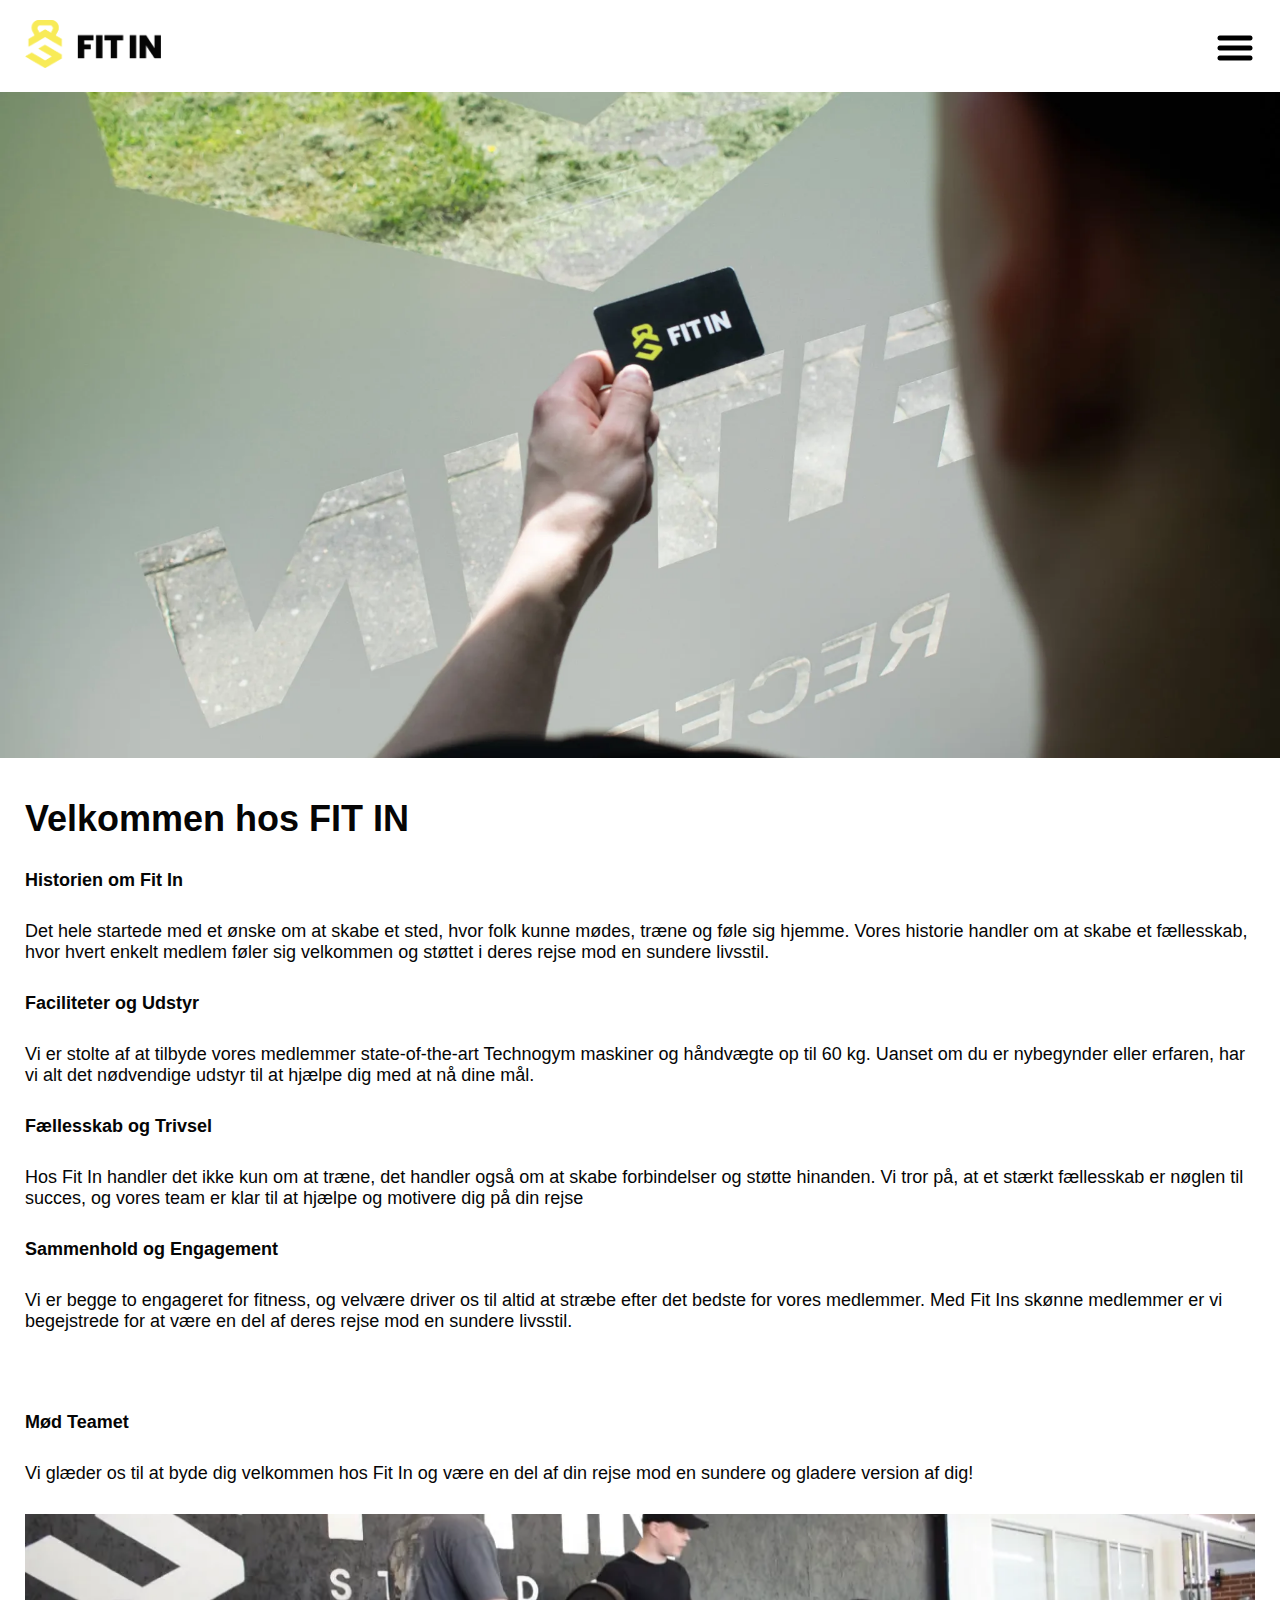
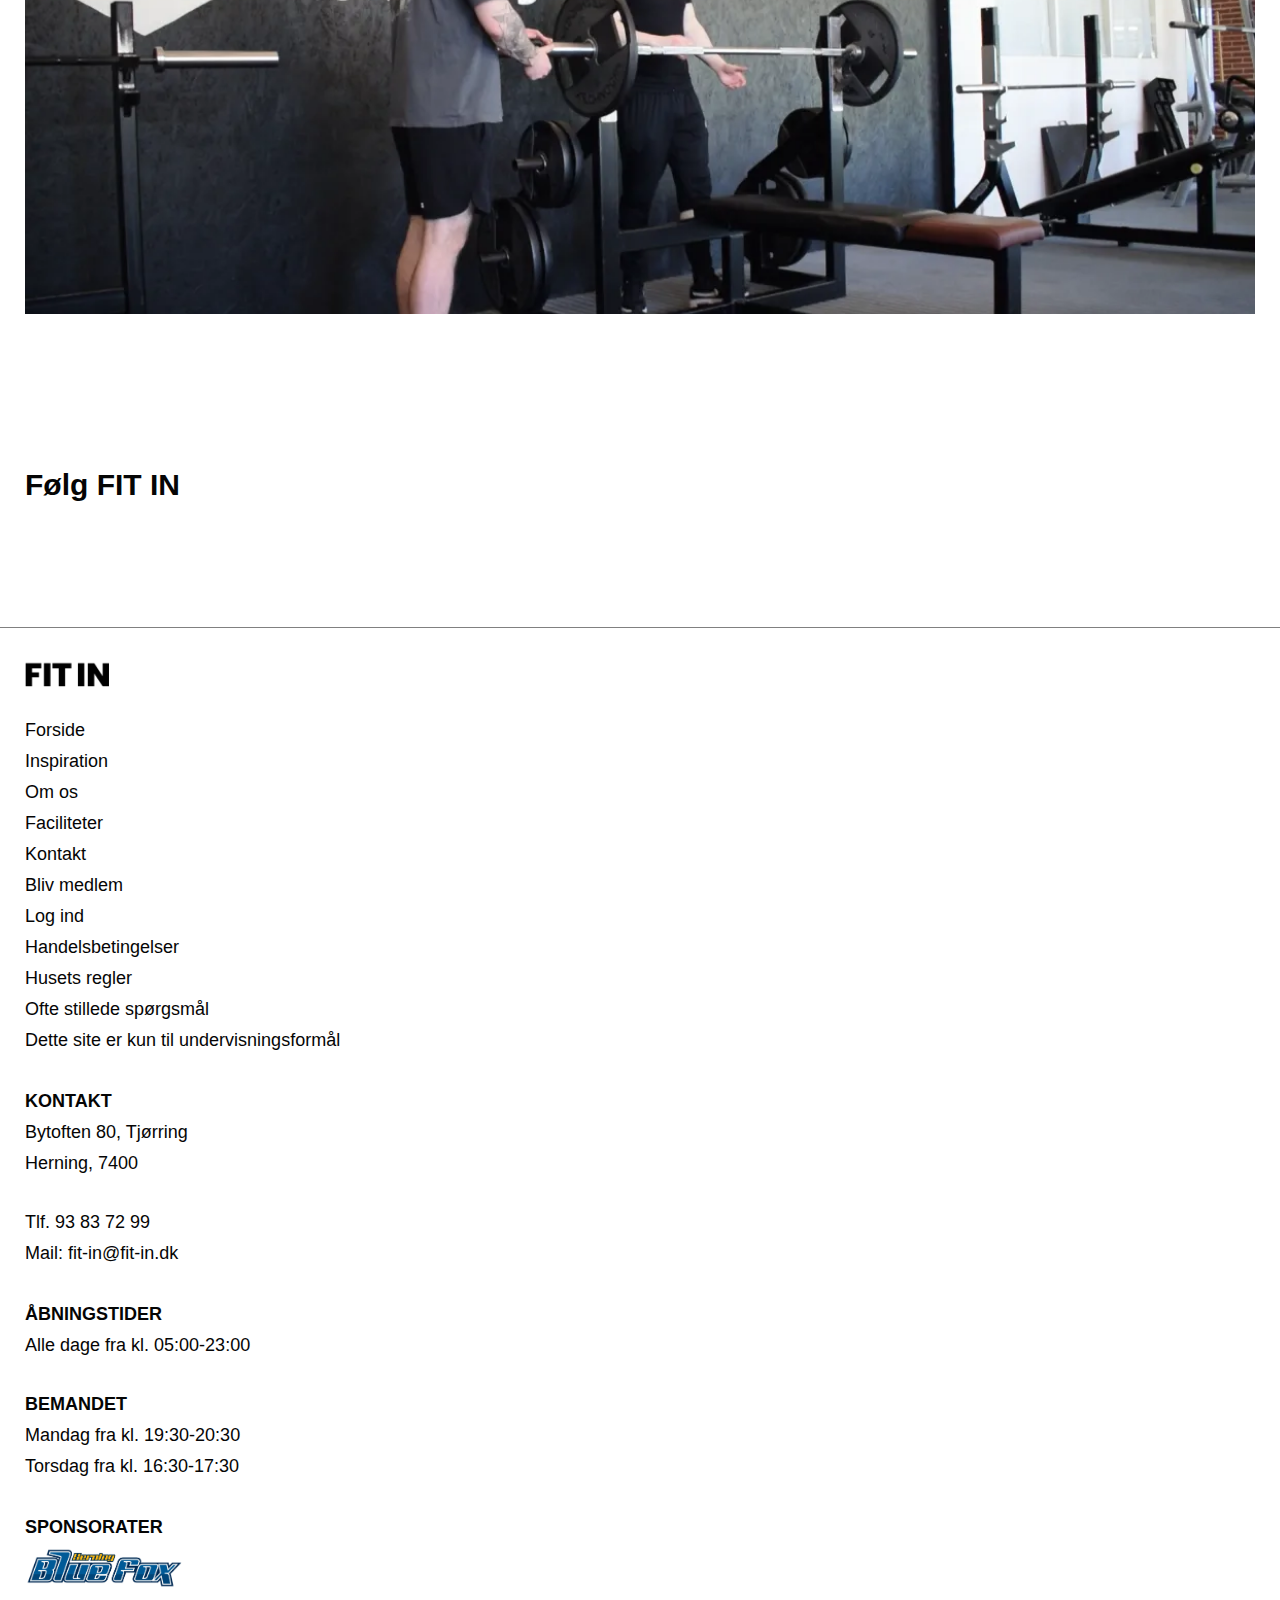
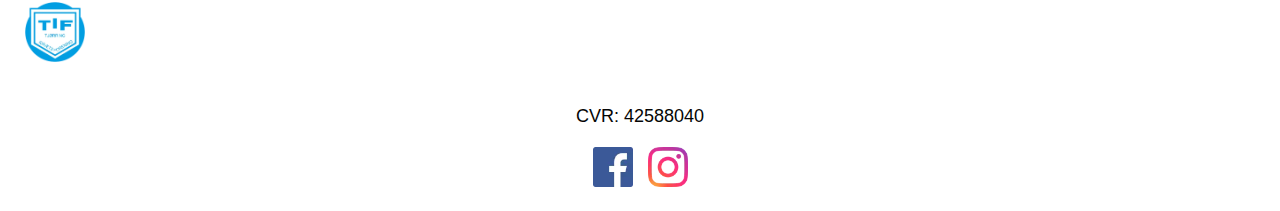
<file: omos.html>
<!DOCTYPE html>
<html lang="da">
  <head>
    <meta charset="UTF-8" />
    <meta name="robots" content="noindex, nofollow" />
    <link rel="stylesheet" href="style.css" />
    <meta http-equiv="X-UA-Compatible" content="IE=edge" />
    <meta name="viewport" content="width=device-width, initial-scale=1.0" />
    <link
      rel="icon"
      type="image/x-icon"
      href="img/MicrosoftTeams-image (1).webp"
    />
    <title>FIT IN - Dit træningscenter i Tjørring - Bliv medlem i dag</title>
    <meta
      name="description"
      content="Træn hos Fit In og få et fællesskab, hvor der er plads til alle. Prøv vores håndvægte på op til 60 kg. "
    />
  </head>
  <body>
    <header>
      <div class="header">
        <a href="index.html">
          <img class="logo" src="img/Standard Logo.png" alt="fitInLogo"
        /></a>
        <nav>
          <ul>
            <li><a href="inspiration.html">Inspiration</a></li>
            <li><a href="omos.html">Om os</a></li>
            <li><a href="faciliteter.html">Faciliteter</a></li>
            <li><a href="kontakt.html">Kontakt</a></li>
          </ul>
          <ul>
            <li><a class="button" href="blivmedlem.html">Bliv Medlem</a></li>
            <li>
              <a
                target="_blank"
                href="https://www.conventus.dk/medlemslogin/index.php?forening=15269"
                >Log Ind</a
              >
            </li>
          </ul>
        </nav>
      </div>
      <div class="hamburger-card">
        <img class="hamburger" src="img/hamburger.webp" alt="hamburger-menu" />
        <ul class="hamburger-content">
          <li><a href="inspiration.html">Inspiration</a></li>
          <li><a href="omos.html">Om os</a></li>
          <li><a href="faciliteter.html">Faciliteter</a></li>
          <li><a href="kontakt.html">Kontakt</a></li>
          <li><a class="button" href="blivmedlem.html">Bliv medlem</a></li>
          <li>
            <a
              target="_blank"
              href="https://www.conventus.dk/medlemslogin/index.php?forening=15269"
              >Log ind</a
            >
          </li>
        </ul>
      </div>
    </header>
    <div
      style="background-image: url(img/Hero\ Om\ os.webp)"
      class="hero"
    ></div>
    <main>
      <h1>Velkommen hos FIT IN</h1>
      <div class="side-info">
        <div>
          <p class="black-highlight">Historien om Fit In</p>
          <p>
            Det hele startede med et ønske om at skabe et sted, hvor folk kunne
            mødes, træne og føle sig hjemme. Vores historie handler om at skabe
            et fællesskab, hvor hvert enkelt medlem føler sig velkommen og
            støttet i deres rejse mod en sundere livsstil.
          </p>
          <p class="black-highlight">Faciliteter og Udstyr</p>
          <p>
            Vi er stolte af at tilbyde vores medlemmer state-of-the-art
            Technogym maskiner og håndvægte op til 60 kg. Uanset om du er
            nybegynder eller erfaren, har vi alt det nødvendige udstyr til at
            hjælpe dig med at nå dine mål.
          </p>
          <p class="black-highlight">Fællesskab og Trivsel</p>
          <p>
            Hos Fit In handler det ikke kun om at træne, det handler også om at
            skabe forbindelser og støtte hinanden. Vi tror på, at et stærkt
            fællesskab er nøglen til succes, og vores team er klar til at hjælpe
            og motivere dig på din rejse
          </p>
          <p class="black-highlight">Sammenhold og Engagement</p>
          <p>
            Vi er begge to engageret for fitness, og velvære driver os til altid
            at stræbe efter det bedste for vores medlemmer. Med Fit Ins skønne
            medlemmer er vi begejstrede for at være en del af deres rejse mod en
            sundere livsstil.
          </p>
        </div>
        <div>
          <p class="black-highlight">Mød Teamet</p>

          <p>
            Vi glæder os til at byde dig velkommen hos Fit In og være en del af
            din rejse mod en sundere og gladere version af dig!
          </p>
          <img src="/img/Styrke.webp" alt="billedetafejer" />
        </div>
      </div>
      <h2>Følg FIT IN</h2>
      <div id="instagram-feed"></div>
    </main>
    <footer>
      <a href="index.html">
        <img class="logo" src="img/logoFooter.webp" alt="fitInLogo" />
      </a>
      <div class="footer-content">
        <ul>
          <li><a href="index.html">Forside</a></li>
          <li><a href="inspiration.html">Inspiration</a></li>
          <li><a href="omos.html">Om os</a></li>
          <li><a href="faciliteter.html">Faciliteter</a></li>
          <li><a href="kontakt.html">Kontakt</a></li>
          <li><a href="blivmedlem.html">Bliv medlem</a></li>
          <li>
            <a
              target="_blank"
              href="https://www.conventus.dk/medlemslogin/index.php?forening=15269"
              >Log ind</a
            >
          </li>
          <li><a href="handelsbetingelser.html">Handelsbetingelser</a></li>
          <li><a href="husregler.html">Husets regler</a></li>
          <li><a href="faq.html">Ofte stillede spørgsmål</a></li>
          <li><a href="#">Dette site er kun til undervisningsformål</a></li>
        </ul>
        <ul>
          <li style="font-weight: bold">KONTAKT</li>
          <li>Bytoften 80, Tjørring</li>
          <li>Herning, 7400</li>
          <br />
          <li>Tlf. 93 83 72 99</li>
          <li>Mail: fit-in@fit-in.dk</li>
        </ul>
        <ul>
          <li style="font-weight: bold">ÅBNINGSTIDER</li>
          <li>Alle dage fra kl. 05:00-23:00</li>
          <br />
          <li style="font-weight: bold">BEMANDET</li>
          <li>Mandag fra kl. 19:30-20:30</li>
          <li>Torsdag fra kl. 16:30-17:30</li>
        </ul>
        <ul>
          <li style="font-weight: bold">SPONSORATER</li>
          <a target="_blank" href="https://bluefox.dk/"
            ><img class="blue" src="img/herning_bluefox.webp" alt="bluefoxlogo"
          /></a>
          <a target="_blank" href="https://tjoerringif.dk/"
            ><img class="tif" src="img/Tif.webp" alt="TjørringIflogo"
          /></a>
        </ul>
      </div>
      <div class="SoMe">
        <p>CVR: 42588040</p>
        <div>
          <a href="https://www.facebook.com/profile.php?id=100069319397654"
            ><img src="/img/facebook.webp" alt="facebooklogo"
          /></a>
          <a href="https://www.instagram.com/fit_in_motion_og_fitness/"
            ><img src="/img/instagram.webp" alt="instagramlogo"
          /></a>
        </div>
      </div>
    </footer>
    <div class="klaviyo-form-YgUzjn"></div>
    <script
      async
      type="text/javascript"
      src="https://static.klaviyo.com/onsite/js/klaviyo.js?company_id=UhpD6a"
    ></script>
    <script src="insta.js"></script>
    <script src="main.js"></script>
    <script src="carousel.js"></script>
  </body>
</html>
</file>
<file: style.css>
:root{
--main-text-color: #050505;
--main-yellow: #f8eb57;
--main-white: #ffff;
}

*{
    font-family: Tahoma, Geneva, Verdana, sans-serif;
    padding: 0;
    margin: 0;
    text-decoration: none;
    color: var(--main-text-color);
}
p, li{
  font-size: 18px;
}
.header{
display: flex;
align-items: center;
justify-content: space-between;
padding: 20px 50px;
}
.header nav{
    display: flex;
    gap: 10px;
}
.header nav ul{
    display: flex;
    gap: 25px;
    list-style: none;
    margin-left: 40px;
}
.header nav ul li{
    text-transform: uppercase;
    font-weight: 600;
    font-size: 18px;
    border-bottom: 3px solid transparent;
    transition: border-color 0.2s ease;
}
.header nav ul li:hover{
    border-bottom-color: #f8eb57; 
}
.header nav ul li a{
 text-decoration: none;
 color: var(--main-text-color);
}
.button{
    background-color: var(--main-yellow);
    padding: 10px 20px;
    border-radius: 10px;  
    transition: box-shadow 0.2s ease;
    width: max-content;
}
.button:hover{
 box-shadow: 0px 3px 5px rgba(0,0,0,0.2);
}
.logo{
    height: 48px;
}

.active{
    border-bottom: 3px solid var(--main-yellow);
}
.hero{
    display: flex;
    justify-content: end;
    align-items: end;
    width: 100%;
    height: 74vh;
   background-position: center;
   background-size: cover;
    padding: 0px 0px;
    margin-bottom: 20px;
}
.hero-button{
    margin: 70px 160px;
    padding: 15px 35px;
    font-weight: bold;
}
main{
    padding: 20PX 100px;
}
main p{
    margin-bottom: 30px;
}
h1{
    font-size: 36px;
    font-weight: bold;
}
h2 {
  font-size: 30px;
  font-weight: bold;
  margin-bottom: 35px;
}
.forside-info{
    width: 70%;
    margin-bottom: 150px;
}
  
.forside-info p, h1{
    margin-bottom: 30px;
} 
.forside-info-blog{
  width: 70%;
  margin-bottom: 50px;
}
.forside-info-blog p, h1{
  margin-bottom: 30px;
} 
.black-highlight{
    font-weight: bold;
}
 .flip-wrapper{
    display: flex;
    justify-content: space-between;
    gap: 20px;
    margin-bottom: 150px;
 }
 .flip-card {
    background-color: transparent;
    width: 100%;
    height: 450px;
    perspective: 1000px;
    font-family: sans-serif;
  }
  
  .title {
    font-size: 35px;
    font-weight: 900;
    text-align: center;
    margin: 0;
    color: var(--main-white);
    text-shadow: 0px 1px 5px #424242;
  }
  .titleb {
    font-weight: 900;
    margin: 0;
    text-align: start;
    color: var(--main-text-color);
    margin: 0px 40px;
    font-size: 20px;
  }
  .flip-card-inner {
    position: relative;
    width: 100%;
    height: 100%;
    text-align: center;
    transition: transform 1.2s;
    transform-style: preserve-3d;
  }
  
  .flip-card:hover .flip-card-inner {
    transform: rotateY(180deg);
  }

  .flip-card-front, .flip-card-back {
    position: absolute;
    display: flex;
    flex-direction: column;
    justify-content: center;
    width: 100%;
    height: 100%;
    -webkit-backface-visibility: hidden;
    backface-visibility: hidden;
  }
  
  .flip-card-front {
   background-position: center;
background-size: cover;
  }
  
  .flip-card-back {
  background-color: var(--main-white);
    transform: rotateY(180deg);
    box-shadow: 0px 3px 15px rgba(0,0,0,0.4);
  }
#instagram-feed {
  display: flex;
  width: 100%;
  padding: 10px 10px 10px 0px;
  overflow-x: auto; /* Change this to auto to allow the scrollbar to appear */
  margin-bottom: 150px;
}

#instagram-feed::-webkit-scrollbar {
  width: 8px; /* Set the width of the scrollbar */
  height: 8px; /* Set the height of the scrollbar */
}

#instagram-feed::-webkit-scrollbar-thumb {
  background-color: #ccc; /* Set the color of the scrollbar thumb */
  border-radius: 4px; /* Set the border radius of the scrollbar thumb */
}

#instagram-feed::-webkit-scrollbar-track {
  background-color: transparent; /* Set the color of the scrollbar track */
}

#instagram-feed a {
  flex: 0 0 25%;
  margin-right: 25px;
  text-decoration: none;
  color: var(--main-text-color); 
  border: 2px solid #ccc;
 max-width: 389px;
  box-shadow: 0px 3px 5px rgba(0,0,0,0.2);
}
.user-icon{
 height: 30px;
 padding: 10px 10px;
}
.symbol-icon{
padding: 0px 20px;
}
#instagram-feed .post-img, video {
  width: 100%;
 max-height: 450px;
  object-fit: contain;
 object-position: center;
  border-bottom: 1px solid #ccc;
}

#instagram-feed h3 {
  margin: 5px 0;
  font-size: 18px;
  font-family: Tahoma;
font-weight: 500;
padding: 10px 20px;
}
.wrapper {
  width: 100%;
  position: relative;
  margin-bottom: 50px;
  overflow: hidden;
}
.wrapper i {
  top: 50%;
  height: 50px;
  width: 50px;
  cursor: pointer;
  font-size: 25px;
  position: absolute;
  text-align: center;
  line-height: 50px;
  border-radius: 50%;
  transform: translateY(-50%);
  transition: transform 0.1s linear;
  color: white;
  background-color: #050505;
}
.wrapper i:active{
  transform: translateY(-50%) scale(0.85);
}
.wrapper i:first-child{
  left: -50px;
}
.wrapper i:last-child{
  right: 5px;
}
.wrapper .carousel{
  display: grid;
  grid-auto-flow: column;
  grid-auto-columns: calc((100% / 2) - 12px);
  overflow-x: auto;
  scroll-snap-type: x mandatory;
  gap: 55px;
  border-radius: 8px;
  scroll-behavior: smooth;
  scrollbar-width: none;
}

.carousel::-webkit-scrollbar {
  display: none;
}
.carousel.no-transition {
  scroll-behavior: auto;
}
.carousel.dragging {
  scroll-snap-type: none;
  scroll-behavior: auto;
}
.carousel.dragging .card {
  cursor: grab;
  user-select: none;
}
.carousel :where(.card) {
  display: flex;
}

.carousel .card p {
  scroll-snap-align: start;
  height: 150px;
  list-style: none;
  cursor: pointer;
  flex-direction: column;
  border-radius: 20px;
}
.card p{
  display: flex;
  justify-content: center;
  align-items: center;
  height: 100%; 
  width: 80%;
  background-position: center;
  background-size: cover;
font-style: italic;
}
.carousel .card a {
  scroll-snap-align: start;
  height: 550px;
  list-style: none;
  cursor: pointer;
  flex-direction: column;
  border-radius: 20px;
}

.card a{
  display: flex;
  justify-content: end;
  align-items: start;
  height: 100%; 
  width: 100%;
  background-position: center;
  background-size: cover;
}
.inspiration-cards{
  display: flex;
  gap: 120px;
}
.inspiration-content2{
  display: flex;
  gap: 120px;
}
.inspiration-card a {
  display: flex;
  justify-content: start;
  align-items: end;
  height: 350px;
  font-size: 30px;
  padding: 20px 20px;
  color: var(--main-white);
  font-weight: bold;
  margin-bottom: 10px;
  text-shadow: 0px 1px 5px #424242;
  background-position: center;
  box-shadow: 0px 3px 5px rgba(0,0,0,0.2);
}
.side-info{
  display: flex;
  gap: 50px;
  margin-bottom: 150px;
}
.underline{
  text-decoration: underline;
}
.side-info div{
 width: 50%;
}
.side-info div img{
 height: 400px;
 width: 100%;
 object-fit: cover;
 object-position: center;
 }
 .side-info-blog{
  display: flex;
  gap: 50px;
  margin-bottom: 0px;
}
.side-info-blog div{
 width: 50%;
}
.side-info-blog div img{
 height: 400px;
 }
 .kontakt-info{
display: flex;
flex-direction: column;
align-items: end;
   }
 .kontakt-info p{
width: 240px;
margin-bottom: 20px;
 }
 video{
  border: none;
 }
    footer{
        padding: 20PX 50px;
        border-top: 1px solid grey;
    }
   .footer-content{
        display: flex;
        justify-content: space-between;
        margin-top: 20px;
        margin-bottom: 40px;
        padding: 0 50px;
    }
footer div ul{
    display: flex;
flex-direction: column;
gap: 10px;
list-style: none;
padding: 0;
    }
footer div ul a{
    text-decoration: none;
    color: var(--main-text-color);
}
    .blue{
        height: 40px;
    }
    .tif{
        width: 60px;
    }
    .SoMe{
        display: flex;
        justify-content: space-between;
        align-items: center;
    }
    .SoMe div{
        display: flex;
        gap: 15px;
    }
    .SoMe div img{
        height: 40px;
    }
    .hamburger-card {
        display: none;
      }
      
@media (max-width: 1280px) {
.header{
    padding: 20px 25px;
}
.header nav{
    display: none;
}
main{
  padding: 20px 25px;
}
footer{
    padding: 20px 25px;
}
.footer-content{
    flex-direction: column;
    gap: 40px;
padding: 0;
}
.SoMe{
   flex-direction: column;
   gap: 20px;
}
.hamburger-card {
    display: block;
  }

  .hamburger {
    display: block;
    height: 40px;
    z-index: 20;
    position: absolute;
    top: 28px;
    right: 25px;
  }

  .hamburger-content {
    display: none;
    flex-direction: column;
    width: 100vw;
    gap: 30px;
    position: relative;
    top: 30px;
    text-align: center;
    padding: 0;
    padding-bottom: 20px;
    background-color: var(--main-white);
  }

  .hamburger-card.open .hamburger-content {
    display: flex;
  }

  .hamburger-card a {
    font-size: 18px;
    color: var(--main-text-color);
    text-decoration: none;
    text-transform: uppercase;
    font-weight: bold;
    border-bottom: 3px solid transparent;
    transition: border-color 0.2s ease;
  }
  .hamburger-card a:hover{
    border-bottom-color: #f8eb57; 
   }

.forside-info{
    width: 100%;
    display: flex;
    flex-direction: column;
}
.forside-info-blog{
  width: 100%;
  display: flex;
  flex-direction: column;
}
 .wrapper .carousel{
    grid-auto-columns: calc((100% / 1) - 12px);
  }
  .flip-wrapper{
    flex-direction: column;
 }
 .flip-card {
  height: 350px;
}
.title {
  font-size: 24px;
}
 .hero-button{
  margin: 50px 35px;
}
#instagram-feed a {
 max-width: 300px;
}
.symbol-icon{
 width: 260px;
  }
  .wrapper .carousel{
    grid-auto-columns: calc((100% / 1));
  }
  .card p{
 width: 100%;
  }
  .wrapper i:first-child{
    left: -40px;
  }
  .wrapper i:last-child{
    right: -40px;
  }
  #instagram-feed {
    margin-bottom: 50px;
  }
  .inspiration-cards{
   flex-direction: column;
   gap: 10px;
  }
  .inspiration-content2{
   flex-direction: column;
   gap: 10px;
  }
  .inspiration-card a {
    font-size: 23px;
  }
  .wrapper i:first-child{
    left: -50px;
  }
  .wrapper i:last-child{
    right: -50px;
  }
}
@media (max-width: 1280px) {
  #instagram-feed a {
    flex: 0 0 100%;
    margin-right: 10px;
  }
  #instagram-feed .post-img, video {
   max-height: 276px;
  }
  .side-info{
    flex-direction: column;
  }
  .side-info div{
    width: 100%;
  }
  .side-info-blog{
    flex-direction: column;
  }
  .side-info-blog div{
    width: 100%;
  }
  .kontakt-info{
    align-items: start;
       }
}
@media (max-width: 1984px) {
  .title {
    font-size: 25px;
  }
}
@media (max-width: 1564px) {
  .title {
    font-size: 20px;
  }
}
</file>
